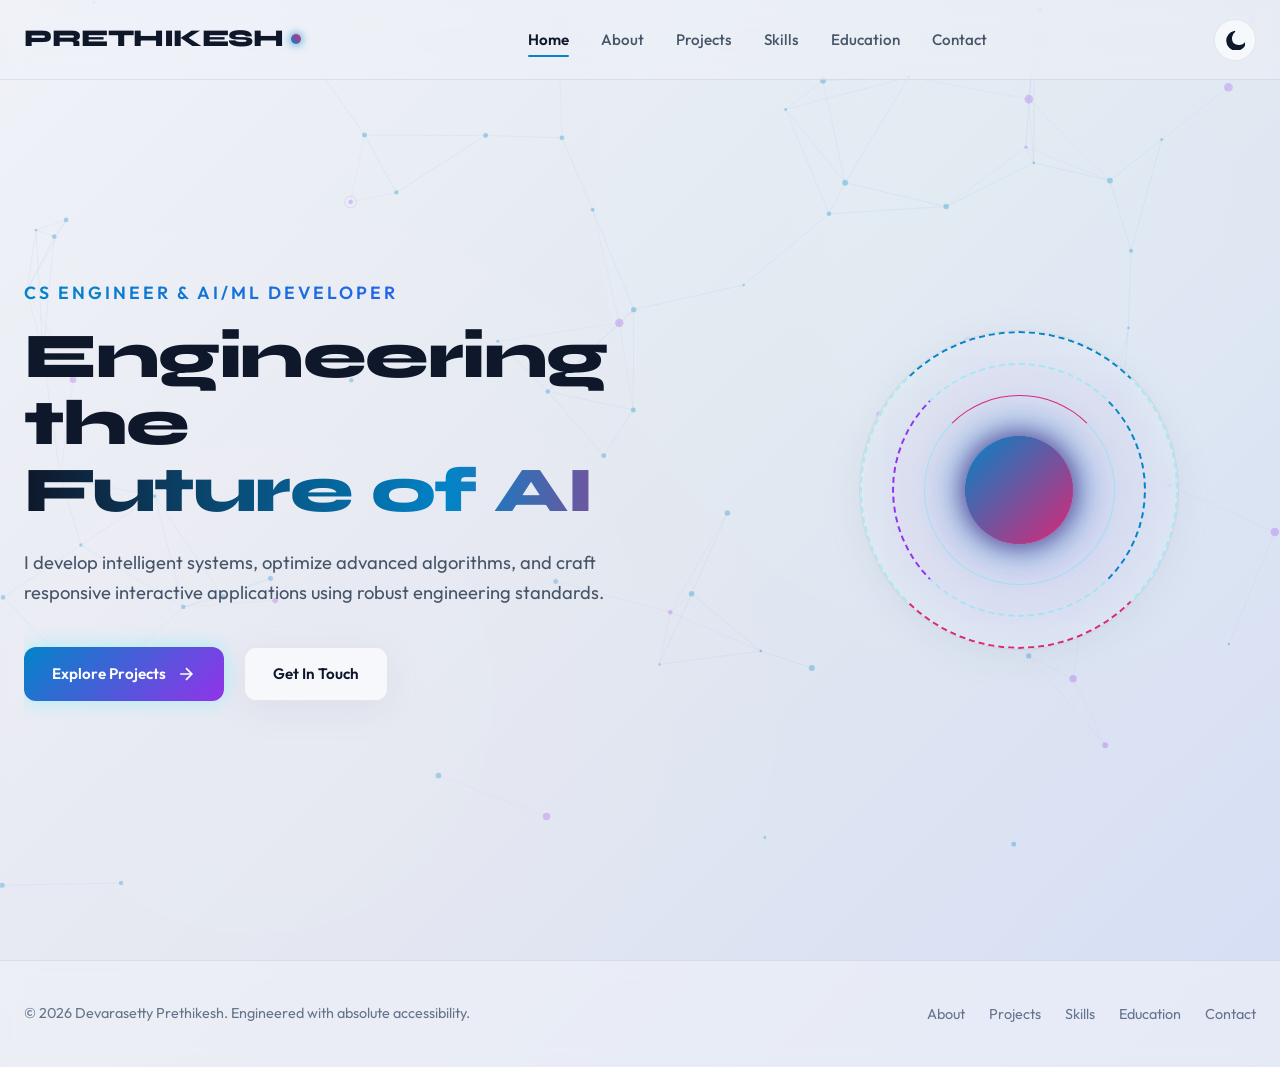
<file: index.html>
<!DOCTYPE html>
<html lang="en" data-theme="dark">
<head>
  <meta charset="UTF-8">
  <meta name="viewport" content="width=device-width, initial-scale=1.0">
  
  <!-- Primary SEO Metadata -->
  <title>Devarasetty Prethikesh | Futuristic 3D Portfolio & CSE Student</title>
  <meta name="description" content="Welcome to the immersive 3D portfolio of Devarasetty Prethikesh, Computer Science & AI/ML student at SRM IST. Exploring algorithms, machine learning models, and full-stack software development. Built with absolute accessibility and top performance.">
  <meta name="keywords" content="Devarasetty Prethikesh, Prethikesh Devarasetty, Developer Portfolio, CSE AIML, SRM IST, AI ML Developer, Software Engineer, Java Portfolio">
  <meta name="author" content="Devarasetty Prethikesh">
  <link rel="canonical" href="https://github.com/Devarasetty-Pratikesh">

  <!-- Open Graph / Facebook Metas -->
  <meta property="og:type" content="website">
  <meta property="og:url" content="https://github.com/Devarasetty-Pratikesh">
  <meta property="og:title" content="Devarasetty Prethikesh | Futuristic 3D Developer Portfolio">
  <meta property="og:description" content="Explore an interactive, accessible 3D portfolio terminal showcasing AI/ML applications, algorithms, and glassmorphic layouts.">
  <meta property="og:image" content="https://github.com/Devarasetty-Pratikesh/assets/og-image.jpg">

  <!-- Twitter Card Metas -->
  <meta name="twitter:card" content="summary_large_image">
  <meta name="twitter:url" content="https://github.com/Devarasetty-Pratikesh">
  <meta name="twitter:title" content="Devarasetty Prethikesh | Futuristic 3D Developer Portfolio">
  <meta name="twitter:description" content="Explore an interactive, accessible 3D portfolio terminal showcasing AI/ML applications, algorithms, and glassmorphic layouts.">
  <meta name="twitter:image" content="https://github.com/Devarasetty-Pratikesh/assets/og-image.jpg">

  <!-- Stylesheets -->
  <link rel="stylesheet" href="css/styles.css">
</head>
<body>

  <!-- Skip-to-Content Link for Keyboard Accessibility -->
  <a href="#main-content" class="skip-link">Skip to main content</a>

  <!-- High-Performance Interactive Particle Canvas Background -->
  <canvas id="particles-canvas" aria-hidden="true"></canvas>
  <div class="ambient-glow glow-top-right" aria-hidden="true"></div>
  <div class="ambient-glow glow-bottom-left" aria-hidden="true"></div>

  <div class="site-container">
    
    <!-- HEADER AND ACCESSIBLE NAVIGATION -->
    <header>
      <div class="nav-container">
        <div class="logo">
          <a href="index.html" aria-label="Devarasetty Prethikesh Portfolio Home">
            <span>PRETHIKESH</span><span class="logo-dot" aria-hidden="true"></span>
          </a>
        </div>
        
        <nav aria-label="Primary Navigation">
          <!-- Mobile Hamburger Button -->
          <button id="hamburger-menu" class="hamburger-menu" aria-expanded="false" aria-controls="nav-menu" aria-label="Toggle navigation menu">
            <span class="hamburger-line" aria-hidden="true"></span>
            <span class="hamburger-line" aria-hidden="true"></span>
            <span class="hamburger-line" aria-hidden="true"></span>
          </button>
          
          <ul id="nav-menu" class="nav-menu">
            <li><a href="index.html" class="nav-link active" aria-current="page">Home</a></li>
            <li><a href="about.html" class="nav-link">About</a></li>
            <li><a href="projects.html" class="nav-link">Projects</a></li>
            <li><a href="skills.html" class="nav-link">Skills</a></li>
            <li><a href="experience.html" class="nav-link">Education</a></li>
            <li><a href="contact.html" class="nav-link">Contact</a></li>
          </ul>
        </nav>
        
        <div class="nav-controls">
          <!-- Theme Toggle Switch -->
          <button id="theme-toggle" class="theme-toggle" aria-label="Switch to light mode">
            <!-- Sun Icon (for dark mode active) -->
            <svg class="sun-icon" viewBox="0 0 24 24" xmlns="http://www.w3.org/2000/svg" aria-hidden="true">
              <path d="M12 7c-2.76 0-5 2.24-5 5s2.24 5 5 5 5-2.24 5-5-2.24-5-5-5zM2 13h2c.55 0 1-.45 1-1s-.45-1-1-1H2c-.55 0-1 .45-1 1s.45 1 1 1zm18 0h2c.55 0 1-.45 1-1s-.45-1-1-1h-2c-.55 0-1 .45-1 1s.45 1 1 1zM11 2v2c0 .55.45 1 1 1s1-.45 1-1V2c0-.55-.45-1-1-1s-1 .45-1 1zm0 18v2c0 .55.45 1 1 1s1-.45 1-1v-2c0-.55-.45-1-1-1s-1 .45-1 1zM5.99 4.58c-.39-.39-1.03-.39-1.41 0s-.39 1.03 0 1.41l1.06 1.06c.39.39 1.03.39 1.41 0s.39-1.03 0-1.41L5.99 4.58zm12.37 12.37c-.39-.39-1.03-.39-1.41 0s-.39 1.03 0 1.41l1.06 1.06c.39.39 1.03.39 1.41 0s.39-1.03 0-1.41l-1.06-1.06zm1.06-12.37c-.39-.39-1.03-.39-1.41 0l-1.06 1.06c-.39.39-.39 1.03 0 1.41s1.03.39 1.41 0l1.06-1.06c.39-.38.39-1.02 0-1.41zM6.99 16.95l-1.06 1.06c-.39.39-.39 1.03 0 1.41s1.03.39 1.41 0l1.06-1.06c.39-.39.39-1.03 0-1.41s-1.02-.39-1.41 0z"/>
            </svg>
            <!-- Moon Icon (for light mode active) -->
            <svg class="moon-icon" viewBox="0 0 24 24" xmlns="http://www.w3.org/2000/svg" aria-hidden="true" style="display: none;">
              <path d="M12.3 2a10 10 0 0 0-1.9 14 10 10 0 0 0 14-1.9 1 1 0 0 1 .8 1.5 12 12 0 1 1-14.4-14.4 1 1 0 0 1 1.5.8z"/>
            </svg>
          </button>
        </div>
      </div>
    </header>

    <!-- MAIN BODY -->
    <main id="main-content">
      <section class="hero-section" aria-label="Introduction Summary">
        <div class="hero-grid">
          
          <!-- LEFT HERO DESCRIPTION -->
          <div class="hero-text reveal active">
            <span class="hero-subtitle">CS ENGINEER & AI/ML DEVELOPER</span>
            <h1 class="hero-title">
              <span>Engineering the</span>
              <span class="glow-text">Future of AI</span>
            </h1>
            <p class="hero-desc">
              I develop intelligent systems, optimize advanced algorithms, and craft responsive interactive applications using robust engineering standards.
            </p>
            <div class="hero-actions">
              <a href="projects.html" class="btn btn-primary">
                Explore Projects
                <svg width="20" height="20" viewBox="0 0 24 24" fill="none" stroke="currentColor" stroke-width="2" aria-hidden="true">
                  <line x1="5" y1="12" x2="19" y2="12"></line>
                  <polyline points="12 5 19 12 12 19"></polyline>
                </svg>
              </a>
              <a href="contact.html" class="btn btn-secondary">Get In Touch</a>
            </div>
          </div>
          
          <!-- RIGHT 3D PORTAL VISUAL -->
          <div class="hero-visual reveal" style="transition-delay: 0.2s;">
            <div class="scene-3d">
              <div class="hologram-portal tilt-card" aria-label="Interactive 3D Holographic Core">
                <div class="hologram-ring ring-outer" aria-hidden="true"></div>
                <div class="hologram-ring ring-mid" aria-hidden="true"></div>
                <div class="hologram-ring ring-inner" aria-hidden="true"></div>
                <div class="hologram-core depth-layer-deep" aria-hidden="true"></div>
              </div>
            </div>
          </div>
          
        </div>
      </section>
    </main>

    <!-- ASIDE LINKS (Social Channels Navigation) -->
    <aside class="sr-only" aria-label="Social Channels Navigation">
      <ul>
        <li><a href="https://github.com/Devarasetty-Pratikesh">GitHub</a></li>
        <li><a href="https://www.linkedin.com/in/pratikesh-devarasetty/">LinkedIn</a></li>
      </ul>
    </aside>

    <!-- FOOTER -->
    <footer>
      <div class="footer-container">
        <div class="footer-text">
          <p>&copy; 2026 Devarasetty Prethikesh. Engineered with absolute accessibility.</p>
        </div>
        <ul class="footer-links" aria-label="Secondary Site links">
          <li class="footer-link"><a href="about.html">About</a></li>
          <li class="footer-link"><a href="projects.html">Projects</a></li>
          <li class="footer-link"><a href="skills.html">Skills</a></li>
          <li class="footer-link"><a href="experience.html">Education</a></li>
          <li class="footer-link"><a href="contact.html">Contact</a></li>
        </ul>
      </div>
    </footer>

  </div>

  <!-- Scripts -->
  <script src="js/particles.js"></script>
  <script src="js/main.js"></script>
</body>
</html>
</file>
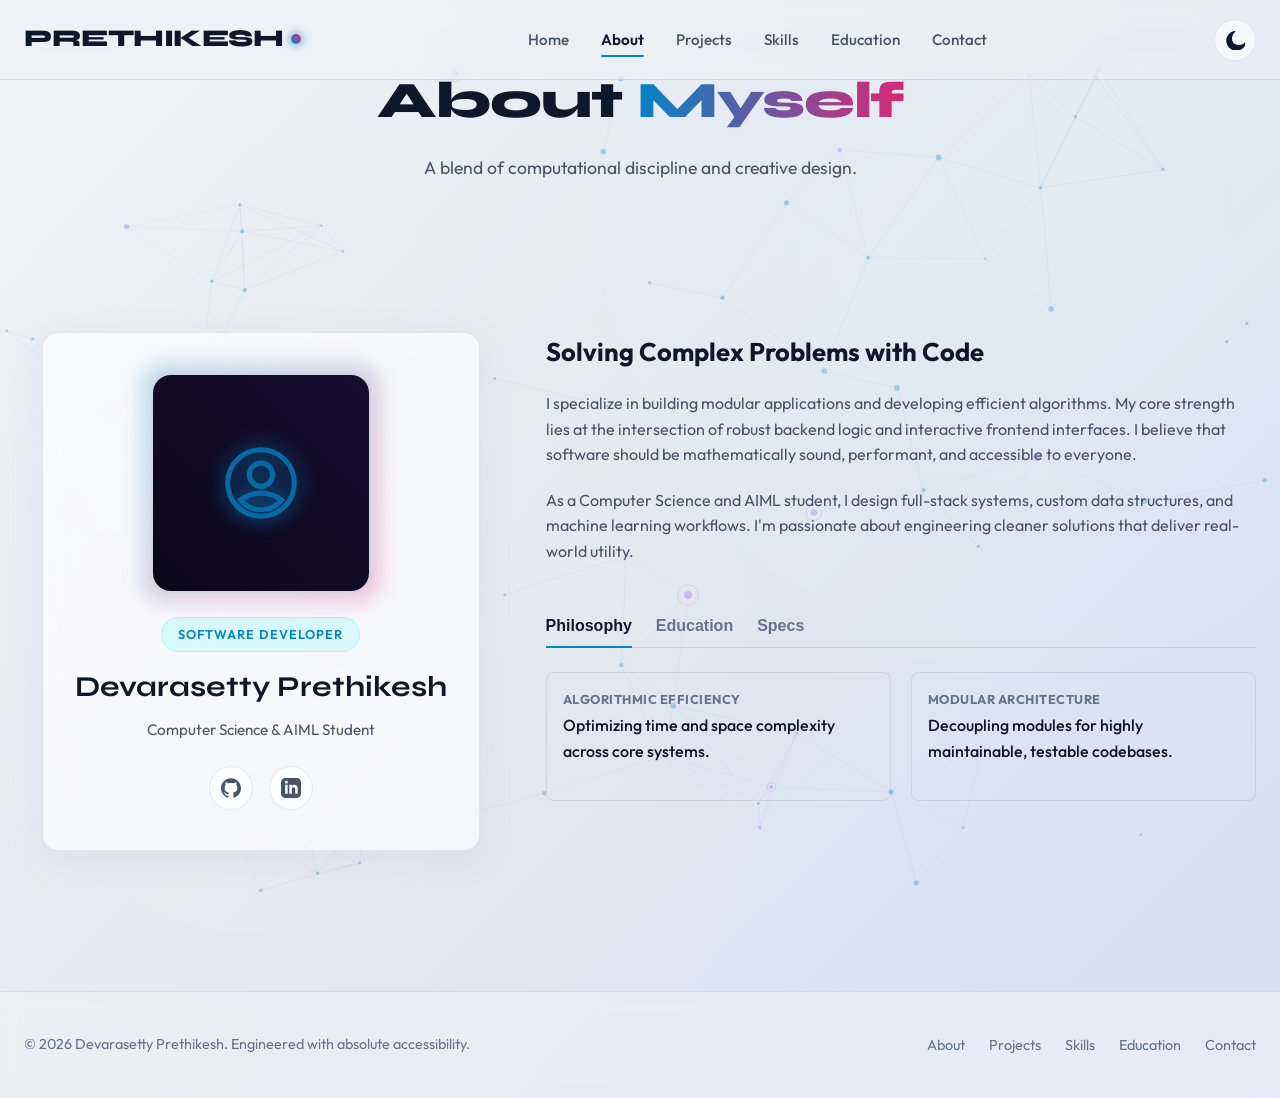
<file: about.html>
<!DOCTYPE html>
<html lang="en" data-theme="dark">
<head>
  <meta charset="UTF-8">
  <meta name="viewport" content="width=device-width, initial-scale=1.0">
  
  <!-- Primary SEO Metadata -->
  <title>About Devarasetty Prethikesh | CS & AI/ML Systems Engineer</title>
  <meta name="description" content="Discover the philosophy, background, and academic history of Devarasetty Prethikesh, Computer Science & AI/ML student at SRM IST.">
  <meta name="keywords" content="Devarasetty Prethikesh, Professional Biography, SRM IST, AIML Student, Java developer, Python developer">
  <meta name="author" content="Devarasetty Prethikesh">
  <link rel="canonical" href="https://github.com/Devarasetty-Pratikesh">

  <!-- Open Graph / Facebook Metas -->
  <meta property="og:type" content="website">
  <meta property="og:url" content="https://github.com/Devarasetty-Pratikesh">
  <meta property="og:title" content="About Devarasetty Prethikesh | CS & AI/ML Systems Engineer">
  <meta property="og:description" content="Discover the engineering philosophy and academic/project background of a next-generation computer science engineer.">
  <meta property="og:image" content="https://github.com/Devarasetty-Pratikesh/assets/og-image.jpg">

  <!-- Twitter Card Metas -->
  <meta name="twitter:card" content="summary_large_image">
  <meta name="twitter:url" content="https://github.com/Devarasetty-Pratikesh">
  <meta name="twitter:title" content="About Devarasetty Prethikesh | CS & AI/ML Systems Engineer">
  <meta name="twitter:description" content="Discover the engineering philosophy and academic/project background of a next-generation computer science engineer.">
  <meta name="twitter:image" content="https://github.com/Devarasetty-Pratikesh/assets/og-image.jpg">

  <!-- Stylesheets -->
  <link rel="stylesheet" href="css/styles.css">
</head>
<body>

  <!-- Skip-to-Content Link for Keyboard Accessibility -->
  <a href="#main-content" class="skip-link">Skip to main content</a>

  <!-- High-Performance Interactive Particle Canvas Background -->
  <canvas id="particles-canvas" aria-hidden="true"></canvas>
  <div class="ambient-glow glow-top-right" aria-hidden="true"></div>
  <div class="ambient-glow glow-bottom-left" aria-hidden="true"></div>

  <div class="site-container">
    
    <!-- HEADER AND ACCESSIBLE NAVIGATION -->
    <header>
      <div class="nav-container">
        <div class="logo">
          <a href="index.html" aria-label="Devarasetty Prethikesh Portfolio Home">
            <span>PRETHIKESH</span><span class="logo-dot" aria-hidden="true"></span>
          </a>
        </div>
        
        <nav aria-label="Primary Navigation">
          <!-- Mobile Hamburger Button -->
          <button id="hamburger-menu" class="hamburger-menu" aria-expanded="false" aria-controls="nav-menu" aria-label="Toggle navigation menu">
            <span class="hamburger-line" aria-hidden="true"></span>
            <span class="hamburger-line" aria-hidden="true"></span>
            <span class="hamburger-line" aria-hidden="true"></span>
          </button>
          
          <ul id="nav-menu" class="nav-menu">
            <li><a href="index.html" class="nav-link">Home</a></li>
            <li><a href="about.html" class="nav-link active" aria-current="page">About</a></li>
            <li><a href="projects.html" class="nav-link">Projects</a></li>
            <li><a href="skills.html" class="nav-link">Skills</a></li>
            <li><a href="experience.html" class="nav-link">Education</a></li>
            <li><a href="contact.html" class="nav-link">Contact</a></li>
          </ul>
        </nav>
        
        <div class="nav-controls">
          <!-- Theme Toggle Switch -->
          <button id="theme-toggle" class="theme-toggle" aria-label="Switch to light mode">
            <!-- Sun Icon (for dark mode active) -->
            <svg class="sun-icon" viewBox="0 0 24 24" xmlns="http://www.w3.org/2000/svg" aria-hidden="true">
              <path d="M12 7c-2.76 0-5 2.24-5 5s2.24 5 5 5 5-2.24 5-5-2.24-5-5-5zM2 13h2c.55 0 1-.45 1-1s-.45-1-1-1H2c-.55 0-1 .45-1 1s.45 1 1 1zm18 0h2c.55 0 1-.45 1-1s-.45-1-1-1h-2c-.55 0-1 .45-1 1s.45 1 1 1zM11 2v2c0 .55.45 1 1 1s1-.45 1-1V2c0-.55-.45-1-1-1s-1 .45-1 1zm0 18v2c0 .55.45 1 1 1s1-.45 1-1v-2c0-.55-.45-1-1-1s-1 .45-1 1zM5.99 4.58c-.39-.39-1.03-.39-1.41 0s-.39 1.03 0 1.41l1.06 1.06c.39.39 1.03.39 1.41 0s.39-1.03 0-1.41L5.99 4.58zm12.37 12.37c-.39-.39-1.03-.39-1.41 0s-.39 1.03 0 1.41l1.06 1.06c.39.39 1.03.39 1.41 0s.39-1.03 0-1.41l-1.06-1.06zm1.06-12.37c-.39-.39-1.03-.39-1.41 0l-1.06 1.06c-.39.39-.39 1.03 0 1.41s1.03.39 1.41 0l1.06-1.06c.39-.38.39-1.02 0-1.41zM6.99 16.95l-1.06 1.06c-.39.39-.39 1.03 0 1.41s1.03.39 1.41 0l1.06-1.06c.39-.39.39-1.03 0-1.41s-1.02-.39-1.41 0z"/>
            </svg>
            <!-- Moon Icon (for light mode active) -->
            <svg class="moon-icon" viewBox="0 0 24 24" xmlns="http://www.w3.org/2000/svg" aria-hidden="true" style="display: none;">
              <path d="M12.3 2a10 10 0 0 0-1.9 14 10 10 0 0 0 14-1.9 1 1 0 0 1 .8 1.5 12 12 0 1 1-14.4-14.4 1 1 0 0 1 1.5.8z"/>
            </svg>
          </button>
        </div>
      </div>
    </header>

    <!-- PAGE TITLE HEADER -->
    <div class="page-title-section reveal active">
      <h1 class="page-title">About <span>Myself</span></h1>
      <p class="page-subtitle">A blend of computational discipline and creative design.</p>
    </div>

    <!-- MAIN BODY -->
    <main id="main-content">
      <div class="about-grid">
        
        <!-- LEFT COLUMN: 3D CYBERNETIC BIO CARD -->
        <section class="profile-card-3d reveal" aria-label="Identity Hologram Summary">
          <div class="scene-3d">
            <div class="tilt-card" style="padding: 40px 32px; display: flex; flex-direction: column; align-items: center;">
              
              <div class="profile-avatar-frame" aria-hidden="true">
                <div class="profile-img-container">
                  <div class="profile-img-placeholder">
                    <svg viewBox="0 0 24 24" fill="none" stroke="currentColor" stroke-width="1.5">
                      <path d="M12 2C6.48 2 2 6.48 2 12s4.48 10 10 10 10-4.48 10-10S17.52 2 12 2zm0 4c1.93 0 3.5 1.57 3.5 3.5S13.93 13 12 13s-3.5-1.57-3.5-3.5S10.07 6 12 6zm0 14c-2.03 0-4.43-.82-6.14-2.88C7.55 15.8 9.68 15 12 15s4.45.8 6.14 2.12C16.43 19.18 14.03 20 12 20z"/>
                    </svg>
                  </div>
                </div>
              </div>

              <span class="profile-tag">SOFTWARE DEVELOPER</span>
              <h2 class="profile-name depth-layer">Devarasetty Prethikesh</h2>
              <p class="profile-title depth-layer">Computer Science & AIML Student</p>
              
              <div class="profile-socials depth-layer" aria-label="Professional Links">
                <a href="https://github.com/Devarasetty-Pratikesh" class="social-icon-btn" aria-label="GitHub Profile" target="_blank" rel="noopener">
                  <svg viewBox="0 0 24 24" xmlns="http://www.w3.org/2000/svg">
                    <path d="M12 .297c-6.63 0-12 5.373-12 12 0 5.303 3.438 9.8 8.205 11.385.6.113.82-.258.82-.577 0-.285-.01-1.04-.015-2.04-3.338.724-4.042-1.61-4.042-1.61C4.422 18.07 3.633 17.7 3.633 17.7c-1.087-.744.084-.729.084-.729 1.205.084 1.838 1.236 1.838 1.236 1.07 1.835 2.809 1.305 3.495.998.108-.776.417-1.305.76-1.605-2.665-.3-5.466-1.332-5.466-5.93 0-1.31.465-2.38 1.235-3.22-.135-.303-.54-1.523.105-3.176 0 0 1.005-.322 3.3 1.23.96-.267 1.98-.399 3-.405 1.02.006 2.04.138 3 .405 2.28-1.552 3.285-1.23 3.285-1.23.645 1.653.24 2.873.12 3.176.765.84 1.23 1.91 1.23 3.22 0 4.61-2.805 5.625-5.475 5.92.42.36.81 1.096.81 2.22 0 1.606-.015 2.896-.015 3.286 0 .315.21.69.825.57C20.565 22.092 24 17.592 24 12.297c0-6.627-5.373-12-12-12"/>
                  </svg>
                </a>
                <a href="https://www.linkedin.com/in/pratikesh-devarasetty/" class="social-icon-btn" aria-label="LinkedIn Profile" target="_blank" rel="noopener">
                  <svg viewBox="0 0 24 24" xmlns="http://www.w3.org/2000/svg">
                    <path d="M19 0h-14c-2.761 0-5 2.239-5 5v14c0 2.761 2.239 5 5 5h14c2.762 0 5-2.239 5-5v-14c0-2.761-2.238-5-5-5zm-11 19h-3v-11h3v11zm-1.5-12.268c-.966 0-1.75-.779-1.75-1.75s.784-1.75 1.75-1.75 1.75.779 1.75 1.75-.784 1.75-1.75 1.75zm13.5 12.268h-3v-5.604c0-3.368-4-3.113-4 0v5.604h-3v-11h3v1.765c1.396-2.586 7-2.777 7 2.476v6.759z"/>
                  </svg>
                </a>
              </div>

            </div>
          </div>
        </section>
        <!-- RIGHT COLUMN: INTERACTIVE TABS AND BIO -->
        <article class="about-narrative reveal" style="transition-delay: 0.1s;" aria-labelledby="bio-heading">
          <h2 id="bio-heading" class="about-intro-title">Solving Complex Problems with Code</h2>
          <p>
            I specialize in building modular applications and developing efficient algorithms. My core strength lies at the intersection of robust backend logic and interactive frontend interfaces. I believe that software should be mathematically sound, performant, and accessible to everyone.
          </p>
          <p>
            As a Computer Science and AIML student, I design full-stack systems, custom data structures, and machine learning workflows. I'm passionate about engineering cleaner solutions that deliver real-world utility.
          </p>

          <!-- TABS SYSTEM WITH ROBUST ARIA AND KEYBOARD ROLES -->
          <div class="about-tabs">
            <div role="tablist" aria-label="Personal Background Details" class="tab-list">
              <button role="tab" aria-selected="true" aria-controls="philosophy-panel" id="tab-philosophy" class="tab-btn">
                Philosophy
              </button>
              <button role="tab" aria-selected="false" aria-controls="education-panel" id="tab-education" class="tab-btn" tabindex="-1">
                Education
              </button>
              <button role="tab" aria-selected="false" aria-controls="certifications-panel" id="tab-certifications" class="tab-btn" tabindex="-1">
                Specs
              </button>
            </div>

            <!-- Tab 1 Panel (Philosophy) -->
            <div id="philosophy-panel" role="tabpanel" aria-labelledby="tab-philosophy" class="tab-panel" aria-hidden="false">
              <div class="info-grid">
                <div class="info-item">
                  <h3 class="info-label">Algorithmic Efficiency</h3>
                  <p class="info-value">Optimizing time and space complexity across core systems.</p>
                </div>
                <div class="info-item">
                  <h3 class="info-label">Modular Architecture</h3>
                  <p class="info-value">Decoupling modules for highly maintainable, testable codebases.</p>
                </div>
              </div>
            </div>

            <!-- Tab 2 Panel (Education) -->
            <div id="education-panel" role="tabpanel" aria-labelledby="tab-education" class="tab-panel" aria-hidden="true">
              <div class="info-grid">
                <div class="info-item">
                  <h3 class="info-label">B.Tech Computer Science Engineering</h3>
                  <p class="info-value">SRM Institute of Science and Technology, 2024 - 2028</p>
                </div>
                <div class="info-item">
                  <h3 class="info-label">Focus Areas</h3>
                  <p class="info-value">Artificial Intelligence, Machine Learning, Data Structures & Algorithms</p>
                </div>
              </div>
            </div>

            <!-- Tab 3 Panel (Certifications / Specs) -->
            <div id="certifications-panel" role="tabpanel" aria-labelledby="tab-certifications" class="tab-panel" aria-hidden="true">
              <div class="info-grid">
                <div class="info-item">
                  <h3 class="info-label">Core Tech Stack</h3>
                  <p class="info-value">Java, JavaScript (ES6+), Python, SQL</p>
                </div>
                <div class="info-item">
                  <h3 class="info-label">Tools & Frameworks</h3>
                  <p class="info-value">Git & GitHub, Node.js, NumPy, Pandas, Scikit-learn</p>
                </div>
              </div>
            </div>
          </div>
        </article>

      </div>
    </main>

    <!-- FOOTER -->
    <footer>
      <div class="footer-container">
        <div class="footer-text">
          <p>&copy; 2026 Devarasetty Prethikesh. Engineered with absolute accessibility.</p>
        </div>
        <ul class="footer-links" aria-label="Secondary Site links">
          <li class="footer-link"><a href="about.html">About</a></li>
          <li class="footer-link"><a href="projects.html">Projects</a></li>
          <li class="footer-link"><a href="skills.html">Skills</a></li>
          <li class="footer-link"><a href="experience.html">Education</a></li>
          <li class="footer-link"><a href="contact.html">Contact</a></li>
        </ul>
      </div>
    </footer>

  </div>

  <!-- Scripts -->
  <script src="js/particles.js"></script>
  <script src="js/main.js"></script>
  
  <!-- Interactive tab script addition inside page for perfect modular integrity -->
  <script>
    document.addEventListener('DOMContentLoaded', () => {
      const tabButtons = document.querySelectorAll('.tab-btn');
      const tabPanels = document.querySelectorAll('.tab-panel');
      
      tabButtons.forEach((btn, index) => {
        btn.addEventListener('click', () => {
          selectTab(btn);
        });
        
        btn.addEventListener('keydown', (e) => {
          let nextIndex = index;
          if (e.key === 'ArrowRight') {
            nextIndex = (index + 1) % tabButtons.length;
            e.preventDefault();
          } else if (e.key === 'ArrowLeft') {
            nextIndex = (index - 1 + tabButtons.length) % tabButtons.length;
            e.preventDefault();
          }
          
          if (nextIndex !== index) {
            tabButtons[nextIndex].focus();
            selectTab(tabButtons[nextIndex]);
          }
        });
      });
      
      function selectTab(selectedBtn) {
        tabButtons.forEach(btn => {
          btn.setAttribute('aria-selected', 'false');
          btn.setAttribute('tabindex', '-1');
        });
        
        tabPanels.forEach(panel => {
          panel.setAttribute('aria-hidden', 'true');
        });
        
        selectedBtn.setAttribute('aria-selected', 'true');
        selectedBtn.removeAttribute('tabindex');
        
        const panelId = selectedBtn.getAttribute('aria-controls');
        const targetPanel = document.getElementById(panelId);
        if (targetPanel) {
          targetPanel.setAttribute('aria-hidden', 'false');
        }
      }
    });
  </script>
</body>
</html>
</file>
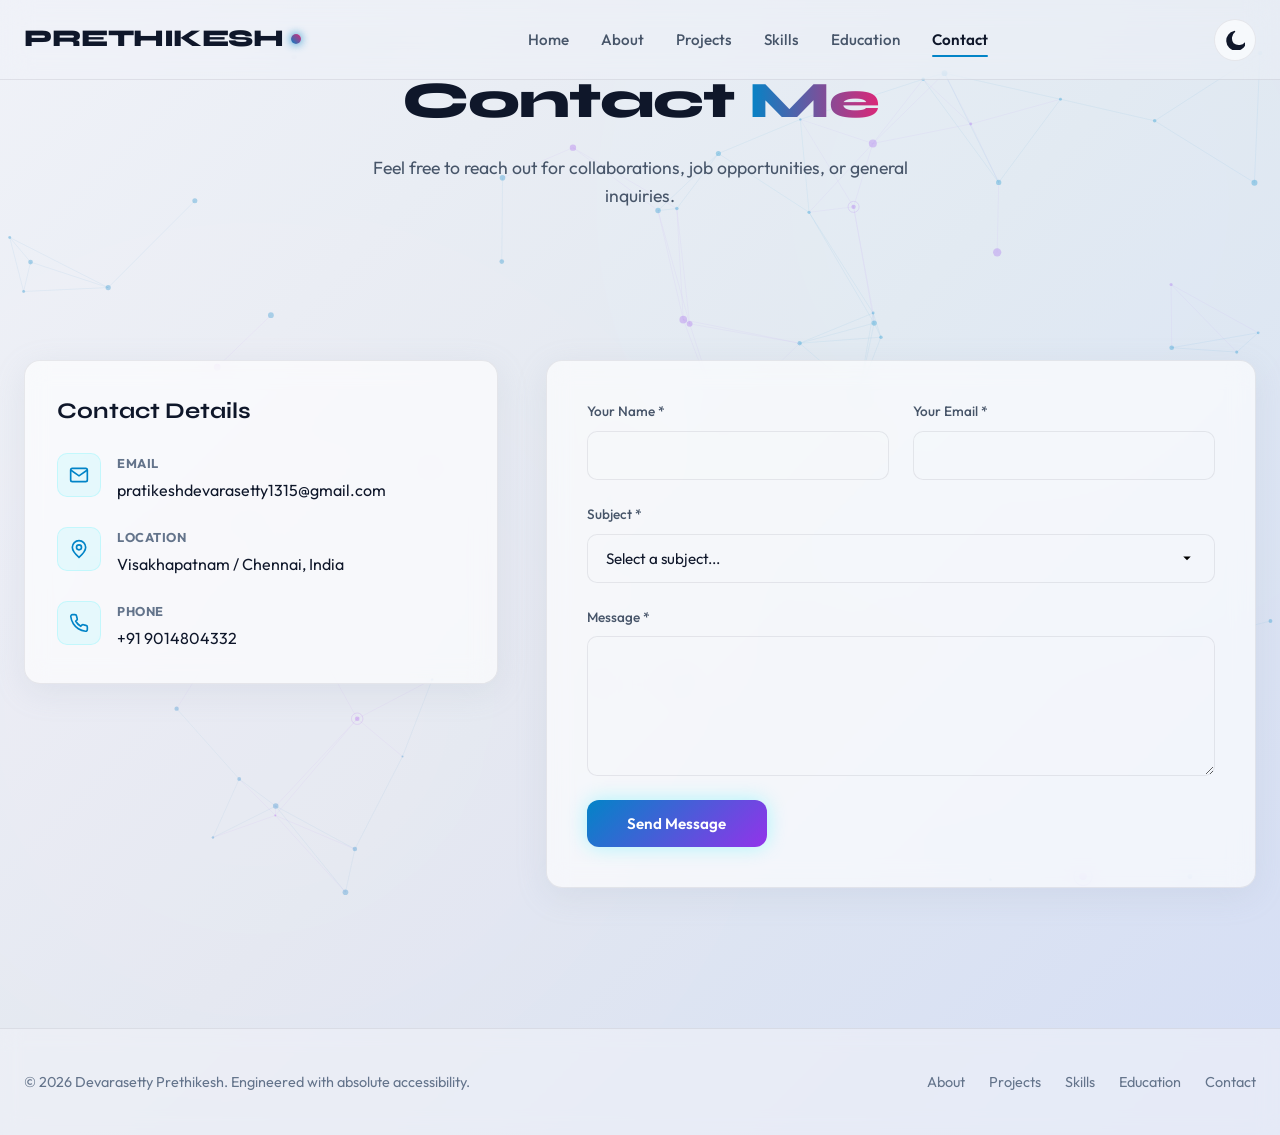
<file: contact.html>
<!DOCTYPE html>
<html lang="en" data-theme="dark">
<head>
  <meta charset="UTF-8">
  <meta name="viewport" content="width=device-width, initial-scale=1.0">
  
  <!-- Primary SEO Metadata -->
  <title>Contact Me | Devarasetty Prethikesh Portfolio</title>
  <meta name="description" content="Get in touch with Devarasetty Prethikesh. A fully accessible, real-time validated contact portal with full keyboard support.">
  <meta name="keywords" content="Contact Prethikesh, Hire CS Student, SRM IST, Devarasetty Prethikesh, Accessible Form Web">
  <meta name="author" content="Devarasetty Prethikesh">
  <link rel="canonical" href="https://github.com/Devarasetty-Pratikesh">

  <!-- Open Graph / Facebook Metas -->
  <meta property="og:type" content="website">
  <meta property="og:url" content="https://github.com/Devarasetty-Pratikesh">
  <meta property="og:title" content="Contact Me | Devarasetty Prethikesh Portfolio">
  <meta property="og:description" content="Get in touch directly. An accessible, validated interactive form module with real-time feedback.">
  <meta property="og:image" content="https://github.com/Devarasetty-Pratikesh/assets/og-image.jpg">

  <!-- Twitter Card Metas -->
  <meta name="twitter:card" content="summary_large_image">
  <meta name="twitter:url" content="https://github.com/Devarasetty-Pratikesh">
  <meta name="twitter:title" content="Contact Me | Devarasetty Prethikesh Portfolio">
  <meta name="twitter:description" content="Get in touch directly. An accessible, validated interactive form module with real-time feedback.">
  <meta name="twitter:image" content="https://github.com/Devarasetty-Pratikesh/assets/og-image.jpg">

  <!-- Stylesheets -->
  <link rel="stylesheet" href="css/styles.css">
</head>
<body>

  <!-- Skip-to-Content Link for Keyboard Accessibility -->
  <a href="#main-content" class="skip-link">Skip to main content</a>

  <!-- High-Performance Interactive Particle Canvas Background -->
  <canvas id="particles-canvas" aria-hidden="true"></canvas>
  <div class="ambient-glow glow-top-right" aria-hidden="true"></div>
  <div class="ambient-glow glow-bottom-left" aria-hidden="true"></div>

  <div class="site-container">
    
    <!-- HEADER AND ACCESSIBLE NAVIGATION -->
    <header>
      <div class="nav-container">
        <div class="logo">
          <a href="index.html" aria-label="Devarasetty Prethikesh Portfolio Home">
            <span>PRETHIKESH</span><span class="logo-dot" aria-hidden="true"></span>
          </a>
        </div>
        
        <nav aria-label="Primary Navigation">
          <!-- Mobile Hamburger Button -->
          <button id="hamburger-menu" class="hamburger-menu" aria-expanded="false" aria-controls="nav-menu" aria-label="Toggle navigation menu">
            <span class="hamburger-line" aria-hidden="true"></span>
            <span class="hamburger-line" aria-hidden="true"></span>
            <span class="hamburger-line" aria-hidden="true"></span>
          </button>
          
          <ul id="nav-menu" class="nav-menu">
            <li><a href="index.html" class="nav-link">Home</a></li>
            <li><a href="about.html" class="nav-link">About</a></li>
            <li><a href="projects.html" class="nav-link">Projects</a></li>
            <li><a href="skills.html" class="nav-link">Skills</a></li>
            <li><a href="experience.html" class="nav-link">Education</a></li>
            <li><a href="contact.html" class="nav-link active" aria-current="page">Contact</a></li>
          </ul>
        </nav>
        
        <div class="nav-controls">
          <!-- Theme Toggle Switch -->
          <button id="theme-toggle" class="theme-toggle" aria-label="Switch to light mode">
            <!-- Sun Icon (for dark mode active) -->
            <svg class="sun-icon" viewBox="0 0 24 24" xmlns="http://www.w3.org/2000/svg" aria-hidden="true">
              <path d="M12 7c-2.76 0-5 2.24-5 5s2.24 5 5 5 5-2.24 5-5-2.24-5-5-5zM2 13h2c.55 0 1-.45 1-1s-.45-1-1-1H2c-.55 0-1 .45-1 1s.45 1 1 1zm18 0h2c.55 0 1-.45 1-1s-.45-1-1-1h-2c-.55 0-1 .45-1 1s.45 1 1 1zM11 2v2c0 .55.45 1 1 1s1-.45 1-1V2c0-.55-.45-1-1-1s-1 .45-1 1zm0 18v2c0 .55.45 1 1 1s1-.45 1-1v-2c0-.55-.45-1-1-1s-1 .45-1 1zM5.99 4.58c-.39-.39-1.03-.39-1.41 0s-.39 1.03 0 1.41l1.06 1.06c.39.39 1.03.39 1.41 0s.39-1.03 0-1.41L5.99 4.58zm12.37 12.37c-.39-.39-1.03-.39-1.41 0s-.39 1.03 0 1.41l1.06 1.06c.39.39 1.03.39 1.41 0s.39-1.03 0-1.41l-1.06-1.06zm1.06-12.37c-.39-.39-1.03-.39-1.41 0l-1.06 1.06c-.39.39-.39 1.03 0 1.41s1.03.39 1.41 0l1.06-1.06c.39-.38.39-1.02 0-1.41zM6.99 16.95l-1.06 1.06c-.39.39-.39 1.03 0 1.41s1.03.39 1.41 0l1.06-1.06c.39-.39.39-1.03 0-1.41s-1.02-.39-1.41 0z"/>
            </svg>
            <!-- Moon Icon (for light mode active) -->
            <svg class="moon-icon" viewBox="0 0 24 24" xmlns="http://www.w3.org/2000/svg" aria-hidden="true" style="display: none;">
              <path d="M12.3 2a10 10 0 0 0-1.9 14 10 10 0 0 0 14-1.9 1 1 0 0 1 .8 1.5 12 12 0 1 1-14.4-14.4 1 1 0 0 1 1.5.8z"/>
            </svg>
          </button>
        </div>
      </div>
    </header>

    <!-- PAGE TITLE HEADER -->
    <div class="page-title-section reveal active">
      <h1 class="page-title">Contact <span>Me</span></h1>
      <p class="page-subtitle">Feel free to reach out for collaborations, job opportunities, or general inquiries.</p>
    </div>

    <!-- MAIN BODY -->
    <main id="main-content">
      <div class="contact-grid">
        
        <!-- LEFT COLUMN: CONTACT DETAILS -->
        <section class="contact-info-column reveal" aria-labelledby="terminal-coords-heading">
          <div class="scene-3d">
            <div class="contact-info-card tilt-card">
              <h2 id="terminal-coords-heading" class="contact-info-title depth-layer">Contact Details</h2>
              
              <ul class="contact-details-list depth-layer">
                <li class="contact-detail-item">
                  <div class="contact-detail-icon" aria-hidden="true">
                    <svg fill="none" stroke="currentColor" stroke-width="2" viewBox="0 0 24 24">
                      <path d="M4 4h16c1.1 0 2 .9 2 2v12c0 1.1-.9 2-2 2H4c-1.1 0-2-.9-2-2V6c0-1.1.9-2 2-2z"/>
                      <polyline points="22,6 12,13 2,6"/>
                    </svg>
                  </div>
                  <div>
                    <h3 class="contact-detail-label">Email</h3>
                    <a href="mailto:pratikeshdevarasetty1315@gmail.com" class="contact-detail-value">pratikeshdevarasetty1315@gmail.com</a>
                  </div>
                </li>

                <li class="contact-detail-item">
                  <div class="contact-detail-icon" aria-hidden="true">
                    <svg fill="none" stroke="currentColor" stroke-width="2" viewBox="0 0 24 24">
                      <path d="M12 2a8 8 0 0 0-8 8c0 5.25 8 12 8 12s8-6.75 8-12a8 8 0 0 0-8-8z"/>
                      <circle cx="12" cy="10" r="3"/>
                    </svg>
                  </div>
                  <div>
                    <h3 class="contact-detail-label">Location</h3>
                    <span class="contact-detail-value">Visakhapatnam / Chennai, India</span>
                  </div>
                </li>

                <li class="contact-detail-item">
                  <div class="contact-detail-icon" aria-hidden="true">
                    <svg fill="none" stroke="currentColor" stroke-width="2" viewBox="0 0 24 24">
                      <path d="M22 16.92v3a2 2 0 0 1-2.18 2 19.79 19.79 0 0 1-8.63-3.07 19.5 19.5 0 0 1-6-6 19.79 19.79 0 0 1-3.07-8.67A2 2 0 0 1 4.11 2h3a2 2 0 0 1 2 1.72 12.84 12.84 0 0 0 .7 2.81 2 2 0 0 1-.45 2.11L8.09 9.91a16 16 0 0 0 6 6l1.27-1.27a2 2 0 0 1 2.11-.45 12.84 12.84 0 0 0 2.81.7A2 2 0 0 1 22 16.92z"/>
                    </svg>
                  </div>
                  <div>
                    <h3 class="contact-detail-label">Phone</h3>
                    <a href="tel:+919014804332" class="contact-detail-value">+91 9014804332</a>
                  </div>
                </li>
              </ul>

            </div>
          </div>
        </section>

        <!-- RIGHT COLUMN: CONTACT FORM -->
        <section class="contact-form-column reveal" style="transition-delay: 0.1s;" aria-labelledby="terminal-form-heading">
          <div class="scene-3d">
            <div class="contact-form-card tilt-card">
              <h2 id="terminal-form-heading" class="sr-only">Contact Form</h2>
              
              <form id="portfolio-contact-form" class="contact-form" novalidate>
                
                <div class="form-group-row">
                  <!-- Name Field -->
                  <div class="form-group">
                    <label for="user-name" class="form-label">Your Name <span aria-hidden="true">*</span></label>
                    <input type="text" id="user-name" name="name" class="form-input" required 
                           aria-required="true" aria-describedby="name-error" autocomplete="name">
                    <span id="name-error" class="form-error-msg" style="display: none;" role="alert"></span>
                  </div>

                  <!-- Email Field -->
                  <div class="form-group">
                    <label for="user-email" class="form-label">Your Email <span aria-hidden="true">*</span></label>
                    <input type="email" id="user-email" name="email" class="form-input" required 
                           aria-required="true" aria-describedby="email-error" autocomplete="email">
                    <span id="email-error" class="form-error-msg" style="display: none;" role="alert"></span>
                  </div>
                </div>

                <!-- Subject Select Grid -->
                <div class="form-group">
                  <label for="user-subject" class="form-label">Subject <span aria-hidden="true">*</span></label>
                  <select id="user-subject" name="subject" class="form-select" required aria-required="true" aria-describedby="subject-error">
                    <option value="" disabled selected>Select a subject...</option>
                    <option value="system-hire">Hiring / Job Opportunity</option>
                    <option value="visual-project">Project Collaboration</option>
                    <option value="research-collab">Research Collaboration</option>
                    <option value="other">General Inquiry</option>
                  </select>
                  <span id="subject-error" class="form-error-msg" style="display: none;" role="alert"></span>
                </div>

                <!-- Message Text -->
                <div class="form-group">
                  <label for="user-message" class="form-label">Message <span aria-hidden="true">*</span></label>
                  <textarea id="user-message" name="message" class="form-textarea" required 
                            aria-required="true" aria-describedby="message-error" rows="5"></textarea>
                  <span id="message-error" class="form-error-msg" style="display: none;" role="alert"></span>
                </div>

                <!-- Trigger Button -->
                <button type="submit" id="submit-btn" class="btn btn-primary" style="align-self: flex-start; min-width: 180px;">
                  Send Message
                </button>

                <!-- Screen Reader Accessible Live Status Region -->
                <div id="form-status" class="form-status-region" aria-live="polite" role="status"></div>

              </form>
            </div>
          </div>
        </section>

      </div>
    </main>

    <!-- FOOTER -->
    <footer>
      <div class="footer-container">
        <div class="footer-text">
          <p>&copy; 2026 Devarasetty Prethikesh. Engineered with absolute accessibility.</p>
        </div>
        <ul class="footer-links" aria-label="Secondary Site links">
          <li class="footer-link"><a href="about.html">About</a></li>
          <li class="footer-link"><a href="projects.html">Projects</a></li>
          <li class="footer-link"><a href="skills.html">Skills</a></li>
          <li class="footer-link"><a href="experience.html">Education</a></li>
          <li class="footer-link"><a href="contact.html">Contact</a></li>
        </ul>
      </div>
    </footer>

  </div>

  <!-- Scripts -->
  <script src="js/particles.js"></script>
  <script src="js/main.js"></script>
  
  <!-- Dedicated client-side accessibility form validations -->
  <script>
    document.addEventListener('DOMContentLoaded', () => {
      const form = document.getElementById('portfolio-contact-form');
      const submitBtn = document.getElementById('submit-btn');
      const statusRegion = document.getElementById('form-status');
      
      const inputs = {
        name: document.getElementById('user-name'),
        email: document.getElementById('user-email'),
        subject: document.getElementById('user-subject'),
        message: document.getElementById('user-message')
      };
      
      const errors = {
        name: document.getElementById('name-error'),
        email: document.getElementById('email-error'),
        subject: document.getElementById('subject-error'),
        message: document.getElementById('message-error')
      };

      // Inline live validity listener as user types
      Object.keys(inputs).forEach(key => {
        inputs[key].addEventListener('input', () => {
          if (inputs[key].classList.contains('error')) {
            validateField(key);
          }
        });
        
        inputs[key].addEventListener('blur', () => {
          validateField(key);
        });
      });
      
      form.addEventListener('submit', (e) => {
        e.preventDefault();
        
        // Trigger validation across all nodes
        let formIsValid = true;
        Object.keys(inputs).forEach(key => {
          const isFieldValid = validateField(key);
          if (!isFieldValid) {
            formIsValid = false;
          }
        });
        
        if (!formIsValid) {
          // Send focus lock to first invalid node to aid keyboard readers
          const firstInvalid = Object.values(inputs).find(input => input.classList.contains('error'));
          if (firstInvalid) {
            firstInvalid.focus();
          }
          statusRegion.className = "form-status-region error";
          statusRegion.textContent = "Submission failed. Please review the error fields above.";
          statusRegion.style.display = 'flex';
          return;
        }
        
        // Form is completely valid. Trigger sending state!
        submitBtn.disabled = true;
        submitBtn.innerHTML = '<span class="transmitting-loader"></span>Sending...';
        statusRegion.className = "form-status-region";
        statusRegion.style.display = 'none';
        
        // Asynchronously transmit form details via Web3Forms API
        fetch("https://api.web3forms.com/submit", {
          method: "POST",
          headers: {
            "Content-Type": "application/json",
            "Accept": "application/json"
          },
          body: JSON.stringify({
            access_key: "e1597c9b-d5e8-4108-a15b-85e4cd8a7508",
            name: inputs.name.value,
            email: inputs.email.value,
            subject: `Portfolio Contact [${inputs.subject.value}] from ${inputs.name.value}`,
            message: inputs.message.value,
            from_name: "Portfolio Contact Form"
          })
        })
        .then(async response => {
          let data;
          const contentType = response.headers.get("content-type");
          if (contentType && contentType.includes("application/json")) {
            data = await response.json();
          } else {
            const text = await response.text();
            data = { message: text || `API Error: Status ${response.status}` };
          }
          
          if (!response.ok) {
            throw new Error(data.message || `API Error: Status ${response.status}`);
          }
          return data;
        })
        .then(data => {
          submitBtn.disabled = false;
          submitBtn.textContent = 'Message Sent';
          
          statusRegion.className = "form-status-region success";
          statusRegion.innerHTML = "<span>Your message has been sent successfully! I will get back to you shortly.</span>";
          statusRegion.style.display = 'flex';
          
          form.reset();
          
          // Reset button text after short delay
          setTimeout(() => {
            submitBtn.textContent = 'Send Message';
          }, 4000);
        })
        .catch(err => {
          submitBtn.disabled = false;
          submitBtn.textContent = 'Send Message';
          
          statusRegion.className = "form-status-region error";
          statusRegion.style.display = 'flex';
          
          if (window.location.protocol === 'file:') {
            statusRegion.textContent = "Security Notice: Browsers block form submissions when opening files directly (file://). Please open the page via your running local server http://localhost:8000 to test the contact form.";
          } else {
            // Outage / CORS Fallback UI
            statusRegion.innerHTML = `
              <div style="display: flex; flex-direction: column; gap: 12px; width: 100%; text-align: left;">
                <p style="margin: 0; font-size: 0.95rem; line-height: 1.5; font-weight: 600; color: #ff5577;">
                  ⚠️ Submission Gateway Offline
                </p>
                <p style="margin: 0; font-size: 0.9rem; opacity: 0.95; line-height: 1.4; color: var(--text-primary);">
                  The email submission server is currently experiencing an outage. 
                  Don't worry! Your message has been saved. 
                  You can send it directly to <strong>pratikeshdevarasetty1315@gmail.com</strong> using the pre-composed button below:
                </p>
                <div style="margin-top: 4px;">
                  <button id="fallback-email-btn" class="btn btn-cyber" type="button" style="font-size: 0.85rem; padding: 10px 16px; text-transform: none; display: inline-flex; align-items: center; gap: 8px; cursor: pointer; border-radius: 8px; font-weight: 600; background: rgba(0, 242, 254, 0.05);">
                    <svg fill="none" stroke="currentColor" stroke-width="2" viewBox="0 0 24 24" style="width: 16px; height: 16px;">
                      <path d="M4 4h16c1.1 0 2 .9 2 2v12c0 1.1-.9 2-2 2H4c-1.1 0-2-.9-2-2V6c0-1.1.9-2 2-2z"/>
                      <polyline points="22,6 12,13 2,6"/>
                    </svg>
                    <span>Send via Email Client</span>
                  </button>
                </div>
              </div>
            `;
            
            // Add click listener to fallback button
            document.getElementById('fallback-email-btn').addEventListener('click', () => {
              const name = inputs.name.value;
              const email = inputs.email.value;
              const subjectVal = inputs.subject.value;
              const message = inputs.message.value;
              
              const mailtoSubject = encodeURIComponent(`Portfolio Inquiry [${subjectVal.toUpperCase()}] from ${name}`);
              const mailtoBody = encodeURIComponent(
                `Hi Prethikesh,\n\n` +
                `Here is a message from your portfolio website contact form:\n\n` +
                `Name: ${name}\n` +
                `Email: ${email}\n` +
                `Subject: ${subjectVal}\n\n` +
                `Message:\n${message}\n\n` +
                `----------------------------`
              );
              
              const mailtoUrl = `mailto:pratikeshdevarasetty1315@gmail.com?subject=${mailtoSubject}&body=${mailtoBody}`;
              window.location.href = mailtoUrl;
            });
          }
        });
      });
      
      function validateField(key) {
        const input = inputs[key];
        const errorSpan = errors[key];
        let isValid = true;
        let errMsg = "";
        
        if (input.required && !input.value.trim()) {
          isValid = false;
          errMsg = `${capitalize(key)} is required.`;
        } else if (key === 'email' && !validateEmailFormat(input.value)) {
          isValid = false;
          errMsg = "Please provide a valid email address.";
        }
        
        if (!isValid) {
          input.classList.add('error');
          input.setAttribute('aria-invalid', 'true');
          errorSpan.textContent = errMsg;
          errorSpan.style.display = 'block';
        } else {
          input.classList.remove('error');
          input.removeAttribute('aria-invalid');
          errorSpan.textContent = "";
          errorSpan.style.display = 'none';
        }
        
        return isValid;
      }
      
      function validateEmailFormat(email) {
        const re = /^[a-zA-Z0-9._%+-]+@[a-zA-Z0-9.-]+\.[a-zA-Z]{2,}$/;
        return re.test(String(email).toLowerCase());
      }
      
      function capitalize(str) {
        return str.charAt(0).toUpperCase() + str.slice(1);
      }
    });
  </script>
</body>
</html>
</file>
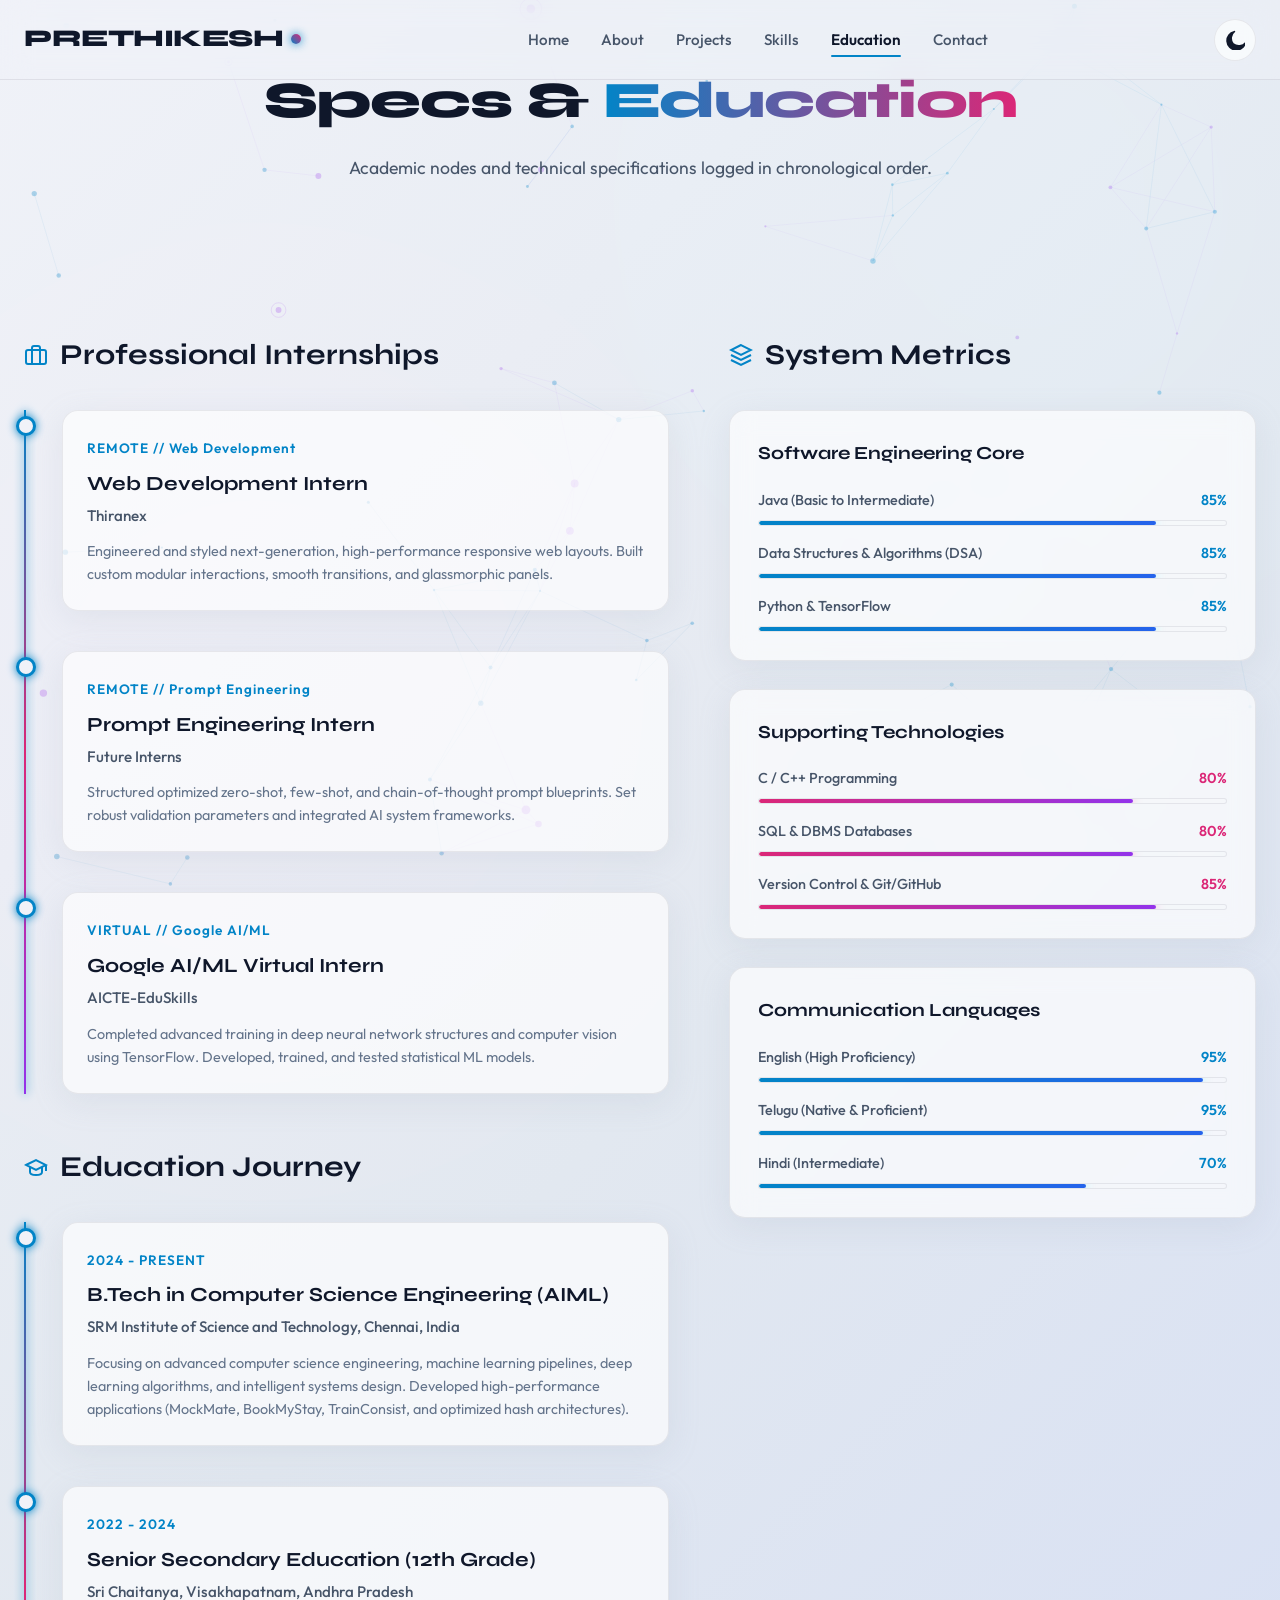
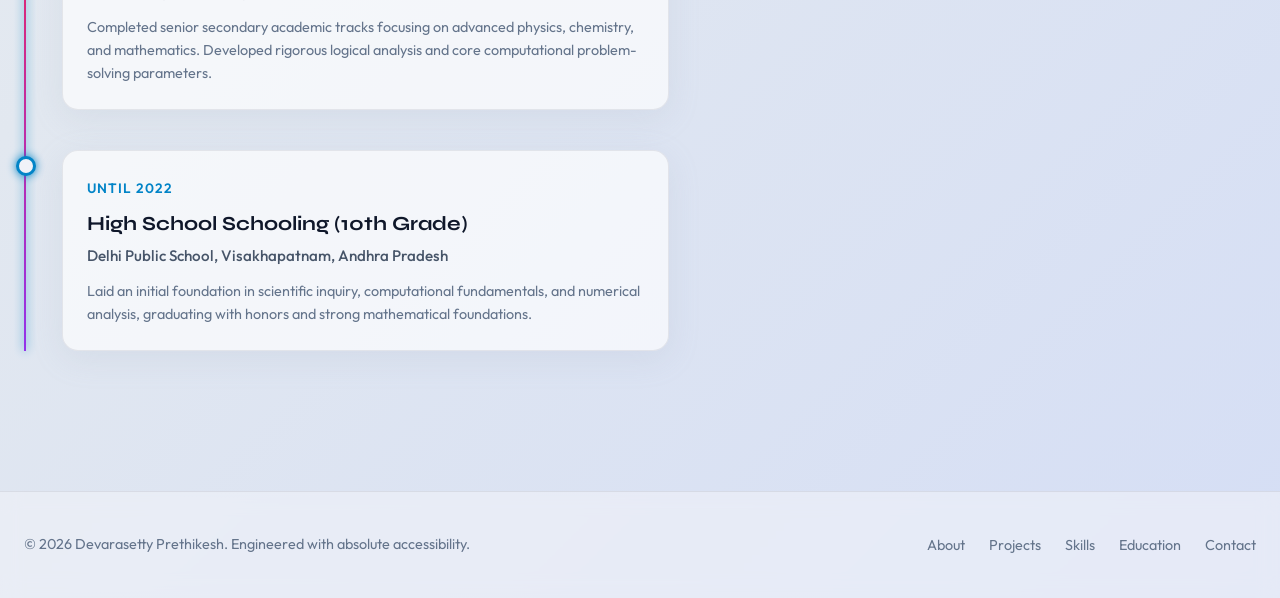
<file: experience.html>
<!DOCTYPE html>
<html lang="en" data-theme="dark">
<head>
  <meta charset="UTF-8">
  <meta name="viewport" content="width=device-width, initial-scale=1.0">
  
  <!-- Primary SEO Metadata -->
  <title>Skills & Education Blueprint | Devarasetty Prethikesh Portfolio</title>
  <meta name="description" content="Review the academic timeline, core competencies, and software engineering specializations of Devarasetty Prethikesh. Featuring a responsive 3D education timeline and skills matrix.">
  <meta name="keywords" content="Devarasetty Prethikesh, B.Tech CSE, AIML, SRM IST, education timeline, Delhi Public School, Sri Chaitanya, Java core skills, software engineer portfolio">
  <meta name="author" content="Devarasetty Prethikesh">
  <link rel="canonical" href="https://github.com/Devarasetty-Pratikesh">

  <!-- Open Graph / Facebook Metas -->
  <meta property="og:type" content="website">
  <meta property="og:url" content="https://github.com/Devarasetty-Pratikesh">
  <meta property="og:title" content="Education & Competency Blueprints | Devarasetty Prethikesh Portfolio">
  <meta property="og:description" content="Walk through the academic history and core systems qualifications of an advanced software engineering student.">
  <meta property="og:image" content="https://github.com/Devarasetty-Pratikesh/assets/og-image.jpg">

  <!-- Twitter Card Metas -->
  <meta name="twitter:card" content="summary_large_image">
  <meta name="twitter:url" content="https://github.com/Devarasetty-Pratikesh">
  <meta name="twitter:title" content="Education & Competency Blueprints | Devarasetty Prethikesh Portfolio">
  <meta name="twitter:description" content="Walk through the academic history and core systems qualifications of an advanced software engineering student.">
  <meta name="twitter:image" content="https://github.com/Devarasetty-Pratikesh/assets/og-image.jpg">

  <!-- Stylesheets -->
  <link rel="stylesheet" href="css/styles.css">
</head>
<body>

  <!-- Skip-to-Content Link for Keyboard Accessibility -->
  <a href="#main-content" class="skip-link">Skip to main content</a>

  <!-- High-Performance Interactive Particle Canvas Background -->
  <canvas id="particles-canvas" aria-hidden="true"></canvas>
  <div class="ambient-glow glow-top-right" aria-hidden="true"></div>
  <div class="ambient-glow glow-bottom-left" aria-hidden="true"></div>

  <div class="site-container">
    
    <!-- HEADER AND ACCESSIBLE NAVIGATION -->
    <header>
      <div class="nav-container">
        <div class="logo">
          <a href="index.html" aria-label="Devarasetty Prethikesh Portfolio Home">
            <span>PRETHIKESH</span><span class="logo-dot" aria-hidden="true"></span>
          </a>
        </div>
        
        <nav aria-label="Primary Navigation">
          <!-- Mobile Hamburger Button -->
          <button id="hamburger-menu" class="hamburger-menu" aria-expanded="false" aria-controls="nav-menu" aria-label="Toggle navigation menu">
            <span class="hamburger-line" aria-hidden="true"></span>
            <span class="hamburger-line" aria-hidden="true"></span>
            <span class="hamburger-line" aria-hidden="true"></span>
          </button>
          
          <ul id="nav-menu" class="nav-menu">
            <li><a href="index.html" class="nav-link">Home</a></li>
            <li><a href="about.html" class="nav-link">About</a></li>
            <li><a href="projects.html" class="nav-link">Projects</a></li>
            <li><a href="skills.html" class="nav-link">Skills</a></li>
            <li><a href="experience.html" class="nav-link active" aria-current="page">Education</a></li>
            <li><a href="contact.html" class="nav-link">Contact</a></li>
          </ul>
        </nav>
        
        <div class="nav-controls">
          <!-- Theme Toggle Switch -->
          <button id="theme-toggle" class="theme-toggle" aria-label="Switch to light mode">
            <!-- Sun Icon (for dark mode active) -->
            <svg class="sun-icon" viewBox="0 0 24 24" xmlns="http://www.w3.org/2000/svg" aria-hidden="true">
              <path d="M12 7c-2.76 0-5 2.24-5 5s2.24 5 5 5 5-2.24 5-5-2.24-5-5-5zM2 13h2c.55 0 1-.45 1-1s-.45-1-1-1H2c-.55 0-1 .45-1 1s.45 1 1 1zm18 0h2c.55 0 1-.45 1-1s-.45-1-1-1h-2c-.55 0-1 .45-1 1s.45 1 1 1zM11 2v2c0 .55.45 1 1 1s1-.45 1-1V2c0-.55-.45-1-1-1s-1 .45-1 1zm0 18v2c0 .55.45 1 1 1s1-.45 1-1v-2c0-.55-.45-1-1-1s-1 .45-1 1zM5.99 4.58c-.39-.39-1.03-.39-1.41 0s-.39 1.03 0 1.41l1.06 1.06c.39.39 1.03.39 1.41 0s.39-1.03 0-1.41L5.99 4.58zm12.37 12.37c-.39-.39-1.03-.39-1.41 0s-.39 1.03 0 1.41l1.06 1.06c.39.39 1.03.39 1.41 0s.39-1.03 0-1.41l-1.06-1.06zm1.06-12.37c-.39-.39-1.03-.39-1.41 0l-1.06 1.06c-.39.39-.39 1.03 0 1.41s1.03.39 1.41 0l1.06-1.06c.39-.38.39-1.02 0-1.41zM6.99 16.95l-1.06 1.06c-.39.39-.39 1.03 0 1.41s1.03.39 1.41 0l1.06-1.06c.39-.39.39-1.03 0-1.41s-1.02-.39-1.41 0z"/>
            </svg>
            <!-- Moon Icon (for light mode active) -->
            <svg class="moon-icon" viewBox="0 0 24 24" xmlns="http://www.w3.org/2000/svg" aria-hidden="true" style="display: none;">
              <path d="M12.3 2a10 10 0 0 0-1.9 14 10 10 0 0 0 14-1.9 1 1 0 0 1 .8 1.5 12 12 0 1 1-14.4-14.4 1 1 0 0 1 1.5.8z"/>
            </svg>
          </button>
        </div>
      </div>
    </header>

    <!-- PAGE TITLE HEADER -->
    <div class="page-title-section reveal active">
      <h1 class="page-title">Specs & <span>Education</span></h1>
      <p class="page-subtitle">Academic nodes and technical specifications logged in chronological order.</p>
    </div>

    <!-- MAIN BODY -->
    <main id="main-content">
      <div class="experience-container">
        
        <!-- LEFT COLUMN: 3D VERTICAL TIMELINE -->
        <section class="timeline-column" aria-label="Chronological Experience and Education Timeline">
          <h2 class="section-subtitle">
            <svg viewBox="0 0 24 24" fill="none" stroke="currentColor" stroke-width="2" aria-hidden="true">
              <rect x="2" y="7" width="20" height="14" rx="2" ry="2"/>
              <path d="M16 21V5a2 2 0 0 0-2-2h-4a2 2 0 0 0-2 2v16"/>
            </svg>
            Professional Internships
          </h2>
          
          <div class="timeline scene-3d" style="margin-bottom: 50px;">
            
            <!-- NODE 1: THIRANEX -->
            <article class="timeline-item reveal" aria-labelledby="exp-title-thiranex">
              <span class="timeline-node" aria-hidden="true"></span>
              <div class="timeline-card tilt-card">
                <span class="timeline-date">REMOTE // Web Development</span>
                <h3 id="exp-title-thiranex" class="timeline-title depth-layer">Web Development Intern</h3>
                <h4 class="timeline-company depth-layer">Thiranex</h4>
                <p class="timeline-desc depth-layer">
                  Engineered and styled next-generation, high-performance responsive web layouts. Built custom modular interactions, smooth transitions, and glassmorphic panels.
                </p>
              </div>
            </article>

            <!-- NODE 2: FUTURE INTERNS -->
            <article class="timeline-item reveal" style="transition-delay: 0.1s;" aria-labelledby="exp-title-future">
              <span class="timeline-node" aria-hidden="true"></span>
              <div class="timeline-card tilt-card">
                <span class="timeline-date">REMOTE // Prompt Engineering</span>
                <h3 id="exp-title-future" class="timeline-title depth-layer">Prompt Engineering Intern</h3>
                <h4 class="timeline-company depth-layer">Future Interns</h4>
                <p class="timeline-desc depth-layer">
                  Structured optimized zero-shot, few-shot, and chain-of-thought prompt blueprints. Set robust validation parameters and integrated AI system frameworks.
                </p>
              </div>
            </article>

            <!-- NODE 3: AICTE-EDUSKILLS -->
            <article class="timeline-item reveal" style="transition-delay: 0.2s;" aria-labelledby="exp-title-aicte">
              <span class="timeline-node" aria-hidden="true"></span>
              <div class="timeline-card tilt-card">
                <span class="timeline-date">VIRTUAL // Google AI/ML</span>
                <h3 id="exp-title-aicte" class="timeline-title depth-layer">Google AI/ML Virtual Intern</h3>
                <h4 class="timeline-company depth-layer">AICTE-EduSkills</h4>
                <p class="timeline-desc depth-layer">
                  Completed advanced training in deep neural network structures and computer vision using TensorFlow. Developed, trained, and tested statistical ML models.
                </p>
              </div>
            </article>

          </div>

          <h2 class="section-subtitle">
            <svg viewBox="0 0 24 24" fill="none" stroke="currentColor" stroke-width="2" aria-hidden="true">
              <path d="M22 10v6M2 10l10-5 10 5-10 5z"/>
              <path d="M6 12v5c0 2 2 3 6 3s6-1 6-3v-5"/>
            </svg>
            Education Journey
          </h2>
          
          <div class="timeline scene-3d">
            
            <!-- NODE 1: SRM IST -->
            <article class="timeline-item reveal" aria-labelledby="edu-title-srm">
              <span class="timeline-node" aria-hidden="true"></span>
              <div class="timeline-card tilt-card">
                <span class="timeline-date">2024 - PRESENT</span>
                <h3 id="edu-title-srm" class="timeline-title depth-layer">B.Tech in Computer Science Engineering (AIML)</h3>
                <h4 class="timeline-company depth-layer">SRM Institute of Science and Technology, Chennai, India</h4>
                <p class="timeline-desc depth-layer">
                  Focusing on advanced computer science engineering, machine learning pipelines, deep learning algorithms, and intelligent systems design. Developed high-performance applications (MockMate, BookMyStay, TrainConsist, and optimized hash architectures).
                </p>
              </div>
            </article>

            <!-- NODE 2: SRI CHAITANYA -->
            <article class="timeline-item reveal" style="transition-delay: 0.1s;" aria-labelledby="edu-title-chaitanya">
              <span class="timeline-node" aria-hidden="true"></span>
              <div class="timeline-card tilt-card">
                <span class="timeline-date">2022 - 2024</span>
                <h3 id="edu-title-chaitanya" class="timeline-title depth-layer">Senior Secondary Education (12th Grade)</h3>
                <h4 class="timeline-company depth-layer">Sri Chaitanya, Visakhapatnam, Andhra Pradesh</h4>
                <p class="timeline-desc depth-layer">
                  Completed senior secondary academic tracks focusing on advanced physics, chemistry, and mathematics. Developed rigorous logical analysis and core computational problem-solving parameters.
                </p>
              </div>
            </article>

            <!-- NODE 3: DELHI PUBLIC SCHOOL -->
            <article class="timeline-item reveal" style="transition-delay: 0.2s;" aria-labelledby="edu-title-dps">
              <span class="timeline-node" aria-hidden="true"></span>
              <div class="timeline-card tilt-card">
                <span class="timeline-date">UNTIL 2022</span>
                <h3 id="edu-title-dps" class="timeline-title depth-layer">High School Schooling (10th Grade)</h3>
                <h4 class="timeline-company depth-layer">Delhi Public School, Visakhapatnam, Andhra Pradesh</h4>
                <p class="timeline-desc depth-layer">
                  Laid an initial foundation in scientific inquiry, computational fundamentals, and numerical analysis, graduating with honors and strong mathematical foundations.
                </p>
              </div>
            </article>

          </div>
        </section>

        <!-- RIGHT COLUMN: CORE TECHNICAL METRICS -->
        <section class="skills-column" aria-label="Technical Skill Indicators">
          <h2 class="section-subtitle">
            <svg viewBox="0 0 24 24" fill="none" stroke="currentColor" stroke-width="2" aria-hidden="true">
              <polygon points="12 2 2 7 12 12 22 7 12 2"/>
              <polyline points="2 17 12 22 22 17"/>
              <polyline points="2 12 12 17 22 12"/>
            </svg>
            System Metrics
          </h2>

          <div class="skills-grid">
            
            <!-- CATEGORY 1: SOFTWARE CORE -->
            <div class="skill-category-card tilt-card reveal">
              <h3 class="skill-category-title depth-layer">Software Engineering Core</h3>
              <div class="skill-items-container depth-layer">
                
                <div class="skill-bar-wrapper">
                  <div class="skill-bar-info">
                    <span class="skill-bar-name">Java (Basic to Intermediate)</span>
                    <span class="skill-bar-value" aria-label="85 percent level">85%</span>
                  </div>
                  <div class="skill-bar-track">
                    <div class="skill-bar-fill" data-progress="85" style="width: 0%;" aria-hidden="true"></div>
                  </div>
                </div>

                <div class="skill-bar-wrapper">
                  <div class="skill-bar-info">
                    <span class="skill-bar-name">Data Structures & Algorithms (DSA)</span>
                    <span class="skill-bar-value" aria-label="85 percent level">85%</span>
                  </div>
                  <div class="skill-bar-track">
                    <div class="skill-bar-fill" data-progress="85" style="width: 0%;" aria-hidden="true"></div>
                  </div>
                </div>

                <div class="skill-bar-wrapper">
                  <div class="skill-bar-info">
                    <span class="skill-bar-name">Python & TensorFlow</span>
                    <span class="skill-bar-value" aria-label="85 percent level">85%</span>
                  </div>
                  <div class="skill-bar-track">
                    <div class="skill-bar-fill" data-progress="85" style="width: 0%;" aria-hidden="true"></div>
                  </div>
                </div>

              </div>
            </div>

            <!-- CATEGORY 2: WEB & PLATFORMS -->
            <div class="skill-category-card tilt-card reveal" style="transition-delay: 0.1s;">
              <h3 class="skill-category-title depth-layer">Supporting Technologies</h3>
              <div class="skill-items-container depth-layer">
                
                <div class="skill-bar-wrapper">
                  <div class="skill-bar-info">
                    <span class="skill-bar-name">C / C++ Programming</span>
                    <span class="skill-bar-value" aria-label="80 percent level">80%</span>
                  </div>
                  <div class="skill-bar-track">
                    <div class="skill-bar-fill" data-progress="80" style="width: 0%;" aria-hidden="true"></div>
                  </div>
                </div>

                <div class="skill-bar-wrapper">
                  <div class="skill-bar-info">
                    <span class="skill-bar-name">SQL & DBMS Databases</span>
                    <span class="skill-bar-value" aria-label="80 percent level">80%</span>
                  </div>
                  <div class="skill-bar-track">
                    <div class="skill-bar-fill" data-progress="80" style="width: 0%;" aria-hidden="true"></div>
                  </div>
                </div>

                <div class="skill-bar-wrapper">
                  <div class="skill-bar-info">
                    <span class="skill-bar-name">Version Control & Git/GitHub</span>
                    <span class="skill-bar-value" aria-label="85 percent level">85%</span>
                  </div>
                  <div class="skill-bar-track">
                    <div class="skill-bar-fill" data-progress="85" style="width: 0%;" aria-hidden="true"></div>
                  </div>
                </div>

              </div>
            </div>

            <!-- CATEGORY 3: LANGUAGES -->
            <div class="skill-category-card tilt-card reveal" style="transition-delay: 0.2s;">
              <h3 class="skill-category-title depth-layer">Communication Languages</h3>
              <div class="skill-items-container depth-layer">
                
                <div class="skill-bar-wrapper">
                  <div class="skill-bar-info">
                    <span class="skill-bar-name">English (High Proficiency)</span>
                    <span class="skill-bar-value" aria-label="95 percent level">95%</span>
                  </div>
                  <div class="skill-bar-track">
                    <div class="skill-bar-fill" data-progress="95" style="width: 0%;" aria-hidden="true"></div>
                  </div>
                </div>

                <div class="skill-bar-wrapper">
                  <div class="skill-bar-info">
                    <span class="skill-bar-name">Telugu (Native & Proficient)</span>
                    <span class="skill-bar-value" aria-label="95 percent level">95%</span>
                  </div>
                  <div class="skill-bar-track">
                    <div class="skill-bar-fill" data-progress="95" style="width: 0%;" aria-hidden="true"></div>
                  </div>
                </div>

                <div class="skill-bar-wrapper">
                  <div class="skill-bar-info">
                    <span class="skill-bar-name">Hindi (Intermediate)</span>
                    <span class="skill-bar-value" aria-label="70 percent level">70%</span>
                  </div>
                  <div class="skill-bar-track">
                    <div class="skill-bar-fill" data-progress="70" style="width: 0%;" aria-hidden="true"></div>
                  </div>
                </div>

              </div>
            </div>

          </div>
        </section>

      </div>
    </main>

    <!-- FOOTER -->
    <footer>
      <div class="footer-container">
        <div class="footer-text">
          <p>&copy; 2026 Devarasetty Prethikesh. Engineered with absolute accessibility.</p>
        </div>
        <ul class="footer-links" aria-label="Secondary Site links">
          <li class="footer-link"><a href="about.html">About</a></li>
          <li class="footer-link"><a href="projects.html">Projects</a></li>
          <li class="footer-link"><a href="skills.html">Skills</a></li>
          <li class="footer-link"><a href="experience.html">Education</a></li>
          <li class="footer-link"><a href="contact.html">Contact</a></li>
        </ul>
      </div>
    </footer>

  </div>

  <!-- Scripts -->
  <script src="js/particles.js"></script>
  <script src="js/main.js"></script>
</body>
</html>
</file>
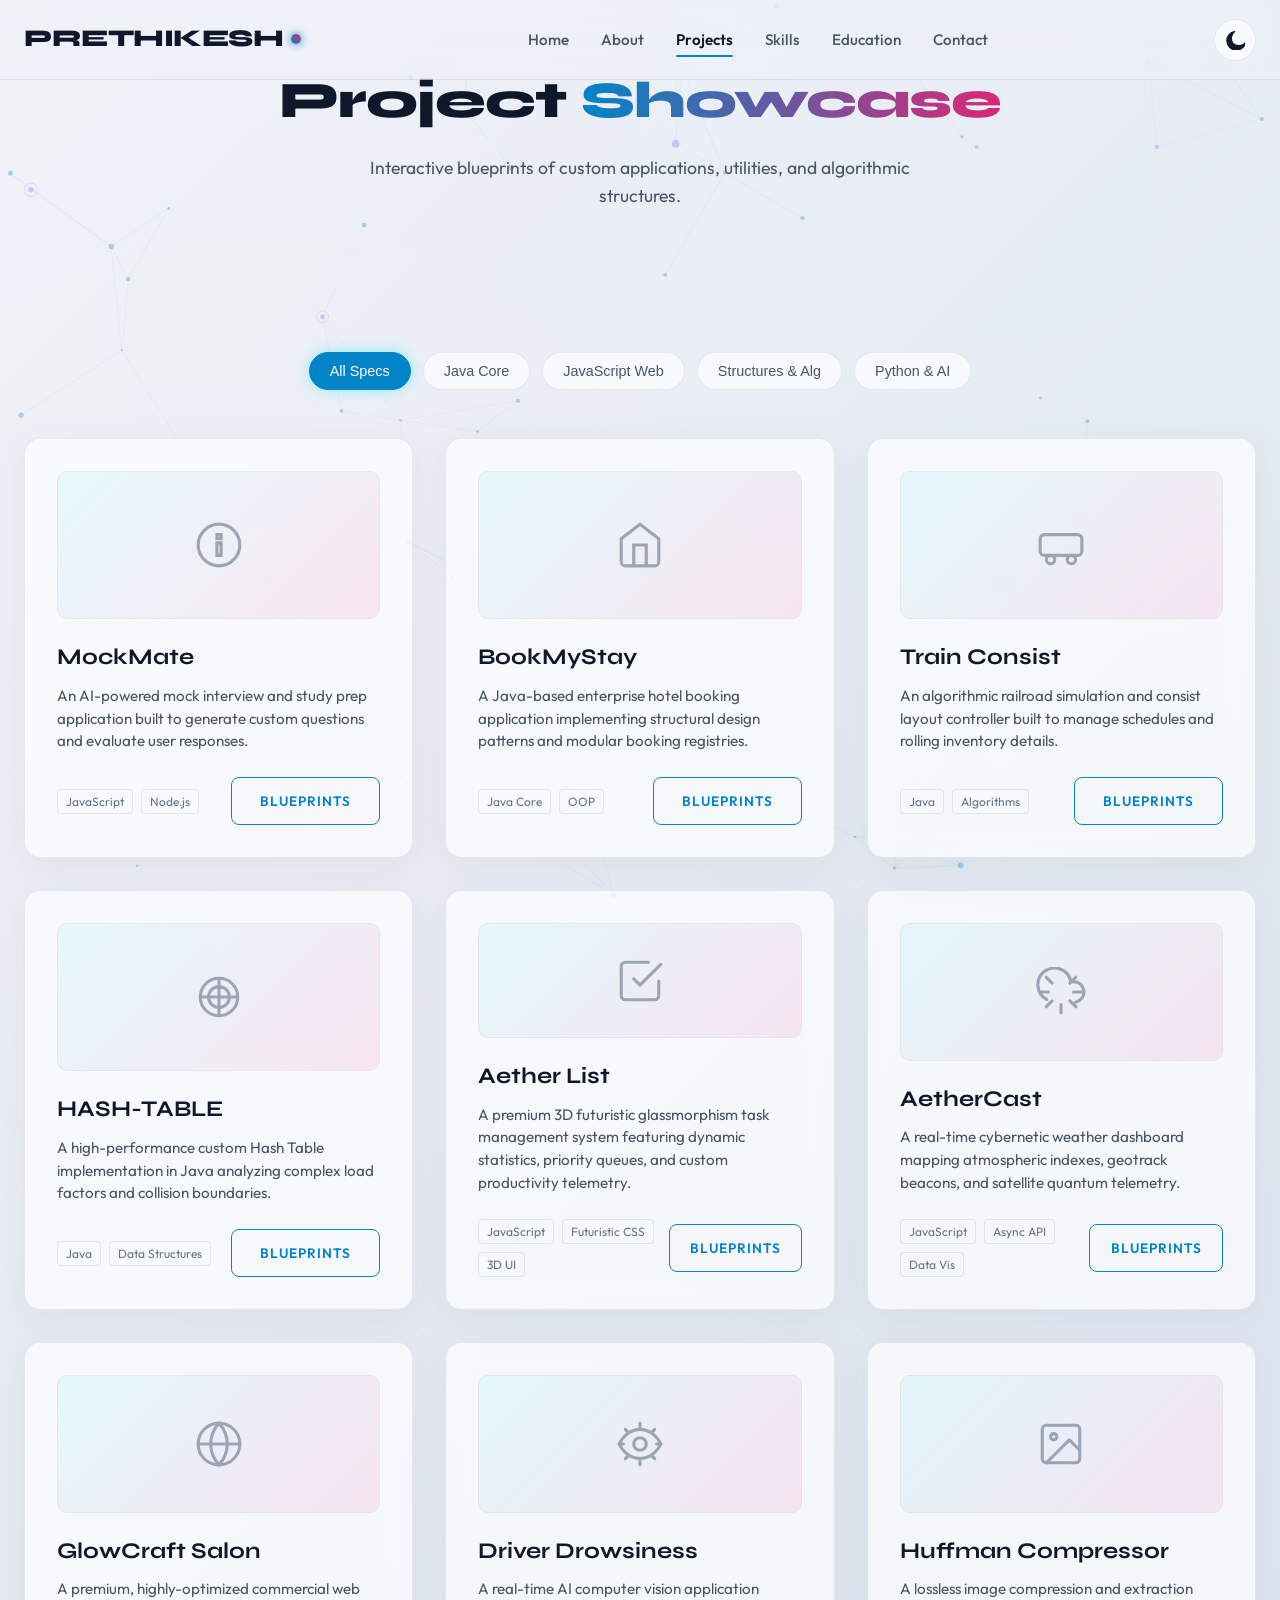
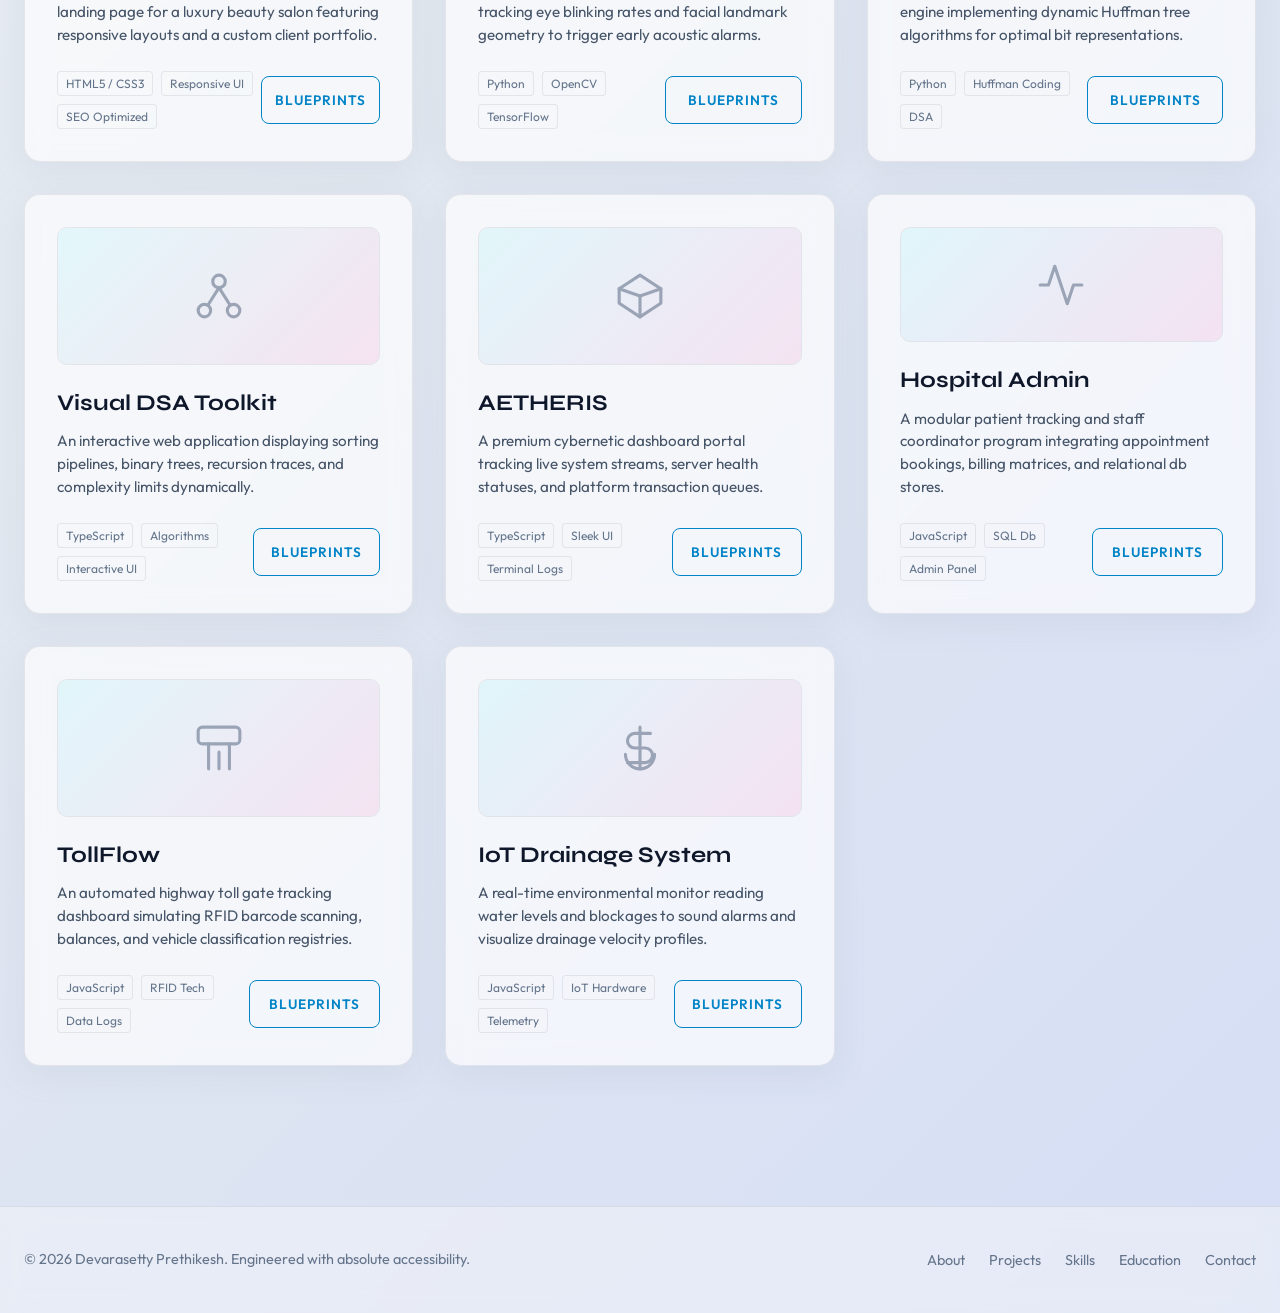
<file: projects.html>
<!DOCTYPE html>
<html lang="en" data-theme="dark">
<head>
  <meta charset="UTF-8">
  <meta name="viewport" content="width=device-width, initial-scale=1.0">
  
  <!-- Primary SEO Metadata -->
  <title>Projects & Softwares | Devarasetty Prethikesh Portfolio</title>
  <meta name="description" content="Explore a showcase of advanced Java systems, web platforms, and custom algorithmic structures built by Devarasetty Prethikesh.">
  <meta name="keywords" content="Devarasetty Prethikesh, MockMate, BookMyStayApp, TrainConsistManagementApp, HASH-TABLE, Java projects, student software developer">
  <meta name="author" content="Devarasetty Prethikesh">
  <link rel="canonical" href="https://github.com/Devarasetty-Pratikesh">

  <!-- Open Graph / Facebook Metas -->
  <meta property="og:type" content="website">
  <meta property="og:url" content="https://github.com/Devarasetty-Pratikesh">
  <meta property="og:title" content="Projects Showcase | Devarasetty Prethikesh Portfolio">
  <meta property="og:description" content="View immersive virtual blueprints and details of next-generation application architectures.">
  <meta property="og:image" content="https://github.com/Devarasetty-Pratikesh/assets/og-image.jpg">

  <!-- Twitter Card Metas -->
  <meta name="twitter:card" content="summary_large_image">
  <meta name="twitter:url" content="https://github.com/Devarasetty-Pratikesh">
  <meta name="twitter:title" content="Projects Showcase | Devarasetty Prethikesh Portfolio">
  <meta name="twitter:description" content="View immersive virtual blueprints and details of next-generation application architectures.">
  <meta name="twitter:image" content="https://github.com/Devarasetty-Pratikesh/assets/og-image.jpg">

  <!-- Stylesheets -->
  <link rel="stylesheet" href="css/styles.css">
</head>
<body>

  <!-- Skip-to-Content Link for Keyboard Accessibility -->
  <a href="#main-content" class="skip-link">Skip to main content</a>

  <!-- High-Performance Interactive Particle Canvas Background -->
  <canvas id="particles-canvas" aria-hidden="true"></canvas>
  <div class="ambient-glow glow-top-right" aria-hidden="true"></div>
  <div class="ambient-glow glow-bottom-left" aria-hidden="true"></div>

  <div class="site-container">
    
    <!-- HEADER AND ACCESSIBLE NAVIGATION -->
    <header>
      <div class="nav-container">
        <div class="logo">
          <a href="index.html" aria-label="Devarasetty Prethikesh Portfolio Home">
            <span>PRETHIKESH</span><span class="logo-dot" aria-hidden="true"></span>
          </a>
        </div>
        
        <nav aria-label="Primary Navigation">
          <!-- Mobile Hamburger Button -->
          <button id="hamburger-menu" class="hamburger-menu" aria-expanded="false" aria-controls="nav-menu" aria-label="Toggle navigation menu">
            <span class="hamburger-line" aria-hidden="true"></span>
            <span class="hamburger-line" aria-hidden="true"></span>
            <span class="hamburger-line" aria-hidden="true"></span>
          </button>
          
          <ul id="nav-menu" class="nav-menu">
            <li><a href="index.html" class="nav-link">Home</a></li>
            <li><a href="about.html" class="nav-link">About</a></li>
            <li><a href="projects.html" class="nav-link active" aria-current="page">Projects</a></li>
            <li><a href="skills.html" class="nav-link">Skills</a></li>
            <li><a href="experience.html" class="nav-link">Education</a></li>
            <li><a href="contact.html" class="nav-link">Contact</a></li>
          </ul>
        </nav>
        
        <div class="nav-controls">
          <!-- Theme Toggle Switch -->
          <button id="theme-toggle" class="theme-toggle" aria-label="Switch to light mode">
            <!-- Sun Icon (for dark mode active) -->
            <svg class="sun-icon" viewBox="0 0 24 24" xmlns="http://www.w3.org/2000/svg" aria-hidden="true">
              <path d="M12 7c-2.76 0-5 2.24-5 5s2.24 5 5 5 5-2.24 5-5-2.24-5-5-5zM2 13h2c.55 0 1-.45 1-1s-.45-1-1-1H2c-.55 0-1 .45-1 1s.45 1 1 1zm18 0h2c.55 0 1-.45 1-1s-.45-1-1-1h-2c-.55 0-1 .45-1 1s.45 1 1 1zM11 2v2c0 .55.45 1 1 1s1-.45 1-1V2c0-.55-.45-1-1-1s-1 .45-1 1zm0 18v2c0 .55.45 1 1 1s1-.45 1-1v-2c0-.55-.45-1-1-1s-1 .45-1 1zM5.99 4.58c-.39-.39-1.03-.39-1.41 0s-.39 1.03 0 1.41l1.06 1.06c.39.39 1.03.39 1.41 0s.39-1.03 0-1.41L5.99 4.58zm12.37 12.37c-.39-.39-1.03-.39-1.41 0s-.39 1.03 0 1.41l1.06 1.06c.39.39 1.03.39 1.41 0s.39-1.03 0-1.41l-1.06-1.06zm1.06-12.37c-.39-.39-1.03-.39-1.41 0l-1.06 1.06c-.39.39-.39 1.03 0 1.41s1.03.39 1.41 0l1.06-1.06c.39-.38.39-1.02 0-1.41zM6.99 16.95l-1.06 1.06c-.39.39-.39 1.03 0 1.41s1.03.39 1.41 0l1.06-1.06c.39-.39.39-1.03 0-1.41s-1.02-.39-1.41 0z"/>
            </svg>
            <!-- Moon Icon (for light mode active) -->
            <svg class="moon-icon" viewBox="0 0 24 24" xmlns="http://www.w3.org/2000/svg" aria-hidden="true" style="display: none;">
              <path d="M12.3 2a10 10 0 0 0-1.9 14 10 10 0 0 0 14-1.9 1 1 0 0 1 .8 1.5 12 12 0 1 1-14.4-14.4 1 1 0 0 1 1.5.8z"/>
            </svg>
          </button>
        </div>
      </div>
    </header>

    <!-- PAGE TITLE HEADER -->
    <div class="page-title-section reveal active">
      <h1 class="page-title">Project <span>Showcase</span></h1>
      <p class="page-subtitle">Interactive blueprints of custom applications, utilities, and algorithmic structures.</p>
    </div>

    <!-- MAIN BODY -->
    <main id="main-content">
      
      <!-- Classification Filters (Accessible Toolbar) -->
      <div class="filter-container reveal" role="toolbar" aria-label="Filter Projects By Category">
        <button type="button" class="filter-btn active" data-filter="all">All Specs</button>
        <button type="button" class="filter-btn" data-filter="java">Java Core</button>
        <button type="button" class="filter-btn" data-filter="javascript">JavaScript Web</button>
        <button type="button" class="filter-btn" data-filter="dsa">Structures & Alg</button>
        <button type="button" class="filter-btn" data-filter="python">Python & AI</button>
      </div>

      <!-- PROJECTS GRID -->
      <section class="projects-grid scene-3d" aria-label="Portfolio Project Grid">
        
        <!-- PROJECT 1: MOCKMATE -->
        <article class="project-card tilt-card reveal" data-category="javascript" aria-labelledby="proj-title-mockmate">
          <div class="project-thumbnail" aria-hidden="true">
            <div class="project-thumb-placeholder">
              <svg viewBox="0 0 24 24" fill="none" stroke="currentColor" stroke-width="1.5">
                <path d="M12 2C6.48 2 2 6.48 2 12s4.48 10 10 10 10-4.48 10-10S17.52 2 12 2zm1 15h-2v-6h2v6zm0-8h-2V7h2v2z"/>
              </svg>
            </div>
          </div>
          <h2 id="proj-title-mockmate" class="project-title depth-layer">MockMate</h2>
          <p class="project-desc depth-layer">
            An AI-powered mock interview and study prep application built to generate custom questions and evaluate user responses.
          </p>
          <div class="project-footer depth-layer">
            <div class="project-tags">
              <span class="project-tag">JavaScript</span>
              <span class="project-tag">Node.js</span>
            </div>
            <button type="button" class="btn btn-cyber" data-open-modal="modal-mockmate" aria-label="View MockMate blueprints">
              Blueprints
            </button>
          </div>
        </article>

        <!-- PROJECT 2: BOOKMYSTAYAPP -->
        <article class="project-card tilt-card reveal" data-category="java" aria-labelledby="proj-title-bookmystay" style="transition-delay: 0.1s;">
          <div class="project-thumbnail" aria-hidden="true">
            <div class="project-thumb-placeholder">
              <svg viewBox="0 0 24 24" fill="none" stroke="currentColor" stroke-width="1.5">
                <path d="M3 9l9-7 9 7v11a2 2 0 0 1-2 2H5a2 2 0 0 1-2-2V9z"/>
                <polyline points="9 22 9 12 15 12 15 22"/>
              </svg>
            </div>
          </div>
          <h2 id="proj-title-bookmystay" class="project-title depth-layer">BookMyStay</h2>
          <p class="project-desc depth-layer">
            A Java-based enterprise hotel booking application implementing structural design patterns and modular booking registries.
          </p>
          <div class="project-footer depth-layer">
            <div class="project-tags">
              <span class="project-tag">Java Core</span>
              <span class="project-tag">OOP</span>
            </div>
            <button type="button" class="btn btn-cyber" data-open-modal="modal-bookmystay" aria-label="View BookMyStay blueprints">
              Blueprints
            </button>
          </div>
        </article>

        <!-- PROJECT 3: TRAINCONSISTMANAGEMENTAPP -->
        <article class="project-card tilt-card reveal" data-category="java" aria-labelledby="proj-title-trainconsist" style="transition-delay: 0.2s;">
          <div class="project-thumbnail" aria-hidden="true">
            <div class="project-thumb-placeholder">
              <svg viewBox="0 0 24 24" fill="none" stroke="currentColor" stroke-width="1.5">
                <rect x="2" y="7" width="20" height="10" rx="2" ry="2"/>
                <circle cx="7" cy="19" r="2"/>
                <circle cx="17" cy="19" r="2"/>
              </svg>
            </div>
          </div>
          <h2 id="proj-title-trainconsist" class="project-title depth-layer">Train Consist</h2>
          <p class="project-desc depth-layer">
            An algorithmic railroad simulation and consist layout controller built to manage schedules and rolling inventory details.
          </p>
          <div class="project-footer depth-layer">
            <div class="project-tags">
              <span class="project-tag">Java</span>
              <span class="project-tag">Algorithms</span>
            </div>
            <button type="button" class="btn btn-cyber" data-open-modal="modal-trainconsist" aria-label="View Train Consist blueprints">
              Blueprints
            </button>
          </div>
        </article>

        <!-- PROJECT 4: HASH-TABLE -->
        <article class="project-card tilt-card reveal" data-category="dsa" aria-labelledby="proj-title-hashtable" style="transition-delay: 0.3s;">
          <div class="project-thumbnail" aria-hidden="true">
            <div class="project-thumb-placeholder">
              <svg viewBox="0 0 24 24" fill="none" stroke="currentColor" stroke-width="1.5">
                <circle cx="12" cy="12" r="9"/>
                <path d="M12 3v18M3 12h18"/>
                <circle cx="12" cy="12" r="5"/>
              </svg>
            </div>
          </div>
          <h2 id="proj-title-hashtable" class="project-title depth-layer">HASH-TABLE</h2>
          <p class="project-desc depth-layer">
            A high-performance custom Hash Table implementation in Java analyzing complex load factors and collision boundaries.
          </p>
          <div class="project-footer depth-layer">
            <div class="project-tags">
              <span class="project-tag">Java</span>
              <span class="project-tag">Data Structures</span>
            </div>
            <button type="button" class="btn btn-cyber" data-open-modal="modal-hashtable" aria-label="View HASH-TABLE blueprints">
              Blueprints
            </button>
          </div>
        </article>

        <!-- PROJECT 5: AETHER LIST -->
        <article class="project-card tilt-card reveal" data-category="javascript" aria-labelledby="proj-title-aetherlist" style="transition-delay: 0.4s;">
          <div class="project-thumbnail" aria-hidden="true">
            <div class="project-thumb-placeholder">
              <svg viewBox="0 0 24 24" fill="none" stroke="currentColor" stroke-width="1.5" stroke-linecap="round" stroke-linejoin="round">
                <polyline points="9 11 12 14 22 4"></polyline>
                <path d="M21 12v7a2 2 0 0 1-2 2H5a2 2 0 0 1-2-2V5a2 2 0 0 1 2-2h11"></path>
              </svg>
            </div>
          </div>
          <h2 id="proj-title-aetherlist" class="project-title depth-layer">Aether List</h2>
          <p class="project-desc depth-layer">
            A premium 3D futuristic glassmorphism task management system featuring dynamic statistics, priority queues, and custom productivity telemetry.
          </p>
          <div class="project-footer depth-layer">
            <div class="project-tags">
              <span class="project-tag">JavaScript</span>
              <span class="project-tag">Futuristic CSS</span>
              <span class="project-tag">3D UI</span>
            </div>
            <button type="button" class="btn btn-cyber" data-open-modal="modal-aetherlist" aria-label="View Aether List blueprints">
              Blueprints
            </button>
          </div>
        </article>

        <!-- PROJECT 6: AETHERCAST -->
        <article class="project-card tilt-card reveal" data-category="javascript" aria-labelledby="proj-title-aethercast" style="transition-delay: 0.5s;">
          <div class="project-thumbnail" aria-hidden="true">
            <div class="project-thumb-placeholder">
              <svg viewBox="0 0 24 24" fill="none" stroke="currentColor" stroke-width="1.5" stroke-linecap="round" stroke-linejoin="round">
                <path d="M19 16.9A5 5 0 0 0 18 7h-1.26a8 8 0 1 0-11.62 8.58"></path>
                <line x1="12" y1="18" x2="12" y2="22"></line>
                <line x1="4.93" y1="4.93" x2="7.76" y2="7.76"></line>
                <line x1="16.24" y1="16.24" x2="19.07" y2="19.07"></line>
                <line x1="2" y1="12" x2="6" y2="12"></line>
                <line x1="18" y1="12" x2="22" y2="12"></line>
                <line x1="4.93" y1="19.07" x2="7.76" y2="16.24"></line>
                <line x1="16.24" y1="7.76" x2="19.07" y2="4.93"></line>
              </svg>
            </div>
          </div>
          <h2 id="proj-title-aethercast" class="project-title depth-layer">AetherCast</h2>
          <p class="project-desc depth-layer">
            A real-time cybernetic weather dashboard mapping atmospheric indexes, geotrack beacons, and satellite quantum telemetry.
          </p>
          <div class="project-footer depth-layer">
            <div class="project-tags">
              <span class="project-tag">JavaScript</span>
              <span class="project-tag">Async API</span>
              <span class="project-tag">Data Vis</span>
            </div>
            <button type="button" class="btn btn-cyber" data-open-modal="modal-aethercast" aria-label="View AetherCast blueprints">
              Blueprints
            </button>
          </div>
        </article>

        <!-- PROJECT 7: GLOWCRAFT SALON -->
        <article class="project-card tilt-card reveal" data-category="javascript" aria-labelledby="proj-title-glowcraft" style="transition-delay: 0.6s;">
          <div class="project-thumbnail" aria-hidden="true">
            <div class="project-thumb-placeholder">
              <svg viewBox="0 0 24 24" fill="none" stroke="currentColor" stroke-width="1.5" stroke-linecap="round" stroke-linejoin="round">
                <circle cx="12" cy="12" r="10"></circle>
                <path d="M12 2a15.3 15.3 0 0 1 4 10 15.3 15.3 0 0 1-4 10 15.3 15.3 0 0 1-4-10 15.3 15.3 0 0 1 4-10z"></path>
                <path d="M2 12h20"></path>
              </svg>
            </div>
          </div>
          <h2 id="proj-title-glowcraft" class="project-title depth-layer">GlowCraft Salon</h2>
          <p class="project-desc depth-layer">
            A premium, highly-optimized commercial web landing page for a luxury beauty salon featuring responsive layouts and a custom client portfolio.
          </p>
          <div class="project-footer depth-layer">
            <div class="project-tags">
              <span class="project-tag">HTML5 / CSS3</span>
              <span class="project-tag">Responsive UI</span>
              <span class="project-tag">SEO Optimized</span>
            </div>
            <button type="button" class="btn btn-cyber" data-open-modal="modal-glowcraft" aria-label="View GlowCraft Salon blueprints">
              Blueprints
            </button>
          </div>
        </article>

        <!-- PROJECT 8: DRIVER DROWSINESS DETECTION -->
        <article class="project-card tilt-card reveal" data-category="python" aria-labelledby="proj-title-drowsiness" style="transition-delay: 0.7s;">
          <div class="project-thumbnail" aria-hidden="true">
            <div class="project-thumb-placeholder">
              <svg viewBox="0 0 24 24" fill="none" stroke="currentColor" stroke-width="1.5" stroke-linecap="round" stroke-linejoin="round">
                <path d="M2 12s3-7 10-7 10 7 10 7-3 7-10 7-10-7-10-7z"></path>
                <circle cx="12" cy="12" r="3"></circle>
                <path d="M12 2v2M12 20v2M4.93 4.93l1.41 1.41M17.66 17.66l1.41 1.41M2 12h2M20 12h2M6.34 17.66l-1.41 1.41M19.07 4.93l-1.41 1.41"></path>
              </svg>
            </div>
          </div>
          <h2 id="proj-title-drowsiness" class="project-title depth-layer">Driver Drowsiness</h2>
          <p class="project-desc depth-layer">
            A real-time AI computer vision application tracking eye blinking rates and facial landmark geometry to trigger early acoustic alarms.
          </p>
          <div class="project-footer depth-layer">
            <div class="project-tags">
              <span class="project-tag">Python</span>
              <span class="project-tag">OpenCV</span>
              <span class="project-tag">TensorFlow</span>
            </div>
            <button type="button" class="btn btn-cyber" data-open-modal="modal-drowsiness" aria-label="View Driver Drowsiness blueprints">
              Blueprints
            </button>
          </div>
        </article>

        <!-- PROJECT 9: IMAGE COMPRESSION HUFFMAN -->
        <article class="project-card tilt-card reveal" data-category="python" aria-labelledby="proj-title-huffman" style="transition-delay: 0.8s;">
          <div class="project-thumbnail" aria-hidden="true">
            <div class="project-thumb-placeholder">
              <svg viewBox="0 0 24 24" fill="none" stroke="currentColor" stroke-width="1.5" stroke-linecap="round" stroke-linejoin="round">
                <rect x="3" y="3" width="18" height="18" rx="2" ry="2"></rect>
                <circle cx="8.5" cy="8.5" r="1.5"></circle>
                <polyline points="21 15 16 10 5 21"></polyline>
              </svg>
            </div>
          </div>
          <h2 id="proj-title-huffman" class="project-title depth-layer">Huffman Compressor</h2>
          <p class="project-desc depth-layer">
            A lossless image compression and extraction engine implementing dynamic Huffman tree algorithms for optimal bit representations.
          </p>
          <div class="project-footer depth-layer">
            <div class="project-tags">
              <span class="project-tag">Python</span>
              <span class="project-tag">Huffman Coding</span>
              <span class="project-tag">DSA</span>
            </div>
            <button type="button" class="btn btn-cyber" data-open-modal="modal-huffman" aria-label="View Huffman Compressor blueprints">
              Blueprints
            </button>
          </div>
        </article>

        <!-- PROJECT 10: VISUAL DSA TOOLKIT -->
        <article class="project-card tilt-card reveal" data-category="dsa" aria-labelledby="proj-title-dsatoolkit" style="transition-delay: 0.9s;">
          <div class="project-thumbnail" aria-hidden="true">
            <div class="project-thumb-placeholder">
              <svg viewBox="0 0 24 24" fill="none" stroke="currentColor" stroke-width="1.5" stroke-linecap="round" stroke-linejoin="round">
                <circle cx="12" cy="5" r="3"></circle>
                <circle cx="5" cy="19" r="3"></circle>
                <circle cx="19" cy="19" r="3"></circle>
                <line x1="12" y1="8" x2="6.8" y2="16.2"></line>
                <line x1="12" y1="8" x2="17.2" y2="16.2"></line>
              </svg>
            </div>
          </div>
          <h2 id="proj-title-dsatoolkit" class="project-title depth-layer">Visual DSA Toolkit</h2>
          <p class="project-desc depth-layer">
            An interactive web application displaying sorting pipelines, binary trees, recursion traces, and complexity limits dynamically.
          </p>
          <div class="project-footer depth-layer">
            <div class="project-tags">
              <span class="project-tag">TypeScript</span>
              <span class="project-tag">Algorithms</span>
              <span class="project-tag">Interactive UI</span>
            </div>
            <button type="button" class="btn btn-cyber" data-open-modal="modal-dsatoolkit" aria-label="View Visual DSA Toolkit blueprints">
              Blueprints
            </button>
          </div>
        </article>

        <!-- PROJECT 11: AETHERIS -->
        <article class="project-card tilt-card reveal" data-category="javascript" aria-labelledby="proj-title-aetheris" style="transition-delay: 1.0s;">
          <div class="project-thumbnail" aria-hidden="true">
            <div class="project-thumb-placeholder">
              <svg viewBox="0 0 24 24" fill="none" stroke="currentColor" stroke-width="1.5" stroke-linecap="round" stroke-linejoin="round">
                <polygon points="12 2 22 8.5 22 15.5 12 22 2 15.5 2 8.5 12 2"></polygon>
                <line x1="12" y1="22" x2="12" y2="12"></line>
                <line x1="12" y1="12" x2="22" y2="8.5"></line>
                <line x1="12" y1="12" x2="2" y2="8.5"></line>
              </svg>
            </div>
          </div>
          <h2 id="proj-title-aetheris" class="project-title depth-layer">AETHERIS</h2>
          <p class="project-desc depth-layer">
            A premium cybernetic dashboard portal tracking live system streams, server health statuses, and platform transaction queues.
          </p>
          <div class="project-footer depth-layer">
            <div class="project-tags">
              <span class="project-tag">TypeScript</span>
              <span class="project-tag">Sleek UI</span>
              <span class="project-tag">Terminal Logs</span>
            </div>
            <button type="button" class="btn btn-cyber" data-open-modal="modal-aetheris" aria-label="View AETHERIS blueprints">
              Blueprints
            </button>
          </div>
        </article>

        <!-- PROJECT 12: HOSPITAL MANAGEMENT SYSTEM -->
        <article class="project-card tilt-card reveal" data-category="javascript" aria-labelledby="proj-title-hospital" style="transition-delay: 1.1s;">
          <div class="project-thumbnail" aria-hidden="true">
            <div class="project-thumb-placeholder">
              <svg viewBox="0 0 24 24" fill="none" stroke="currentColor" stroke-width="1.5" stroke-linecap="round" stroke-linejoin="round">
                <path d="M22 12h-4l-3 9L9 3l-3 9H2"></path>
              </svg>
            </div>
          </div>
          <h2 id="proj-title-hospital" class="project-title depth-layer">Hospital Admin</h2>
          <p class="project-desc depth-layer">
            A modular patient tracking and staff coordinator program integrating appointment bookings, billing matrices, and relational db stores.
          </p>
          <div class="project-footer depth-layer">
            <div class="project-tags">
              <span class="project-tag">JavaScript</span>
              <span class="project-tag">SQL Db</span>
              <span class="project-tag">Admin Panel</span>
            </div>
            <button type="button" class="btn btn-cyber" data-open-modal="modal-hospital" aria-label="View Hospital Admin blueprints">
              Blueprints
            </button>
          </div>
        </article>

        <!-- PROJECT 13: TOLLFLOW -->
        <article class="project-card tilt-card reveal" data-category="javascript" aria-labelledby="proj-title-tollflow" style="transition-delay: 1.2s;">
          <div class="project-thumbnail" aria-hidden="true">
            <div class="project-thumb-placeholder">
              <svg viewBox="0 0 24 24" fill="none" stroke="currentColor" stroke-width="1.5" stroke-linecap="round" stroke-linejoin="round">
                <rect x="2" y="2" width="20" height="8" rx="2" ry="2"></rect>
                <path d="M7 22V10M17 22V10M12 22V14"></path>
              </svg>
            </div>
          </div>
          <h2 id="proj-title-tollflow" class="project-title depth-layer">TollFlow</h2>
          <p class="project-desc depth-layer">
            An automated highway toll gate tracking dashboard simulating RFID barcode scanning, balances, and vehicle classification registries.
          </p>
          <div class="project-footer depth-layer">
            <div class="project-tags">
              <span class="project-tag">JavaScript</span>
              <span class="project-tag">RFID Tech</span>
              <span class="project-tag">Data Logs</span>
            </div>
            <button type="button" class="btn btn-cyber" data-open-modal="modal-tollflow" aria-label="View TollFlow blueprints">
              Blueprints
            </button>
          </div>
        </article>

        <!-- PROJECT 14: IOT DRAINAGE SYSTEM -->
        <article class="project-card tilt-card reveal" data-category="javascript" aria-labelledby="proj-title-drainage" style="transition-delay: 1.3s;">
          <div class="project-thumbnail" aria-hidden="true">
            <div class="project-thumb-placeholder">
              <svg viewBox="0 0 24 24" fill="none" stroke="currentColor" stroke-width="1.5" stroke-linecap="round" stroke-linejoin="round">
                <path d="M12 2v20M17 5H9.5a3.5 3.5 0 0 0 0 7h5a3.5 3.5 0 0 1 0 7H6"></path>
                <path d="M12 22a7 7 0 0 0 7-7M5 15a7 7 0 0 0 7 7"></path>
              </svg>
            </div>
          </div>
          <h2 id="proj-title-drainage" class="project-title depth-layer">IoT Drainage System</h2>
          <p class="project-desc depth-layer">
            A real-time environmental monitor reading water levels and blockages to sound alarms and visualize drainage velocity profiles.
          </p>
          <div class="project-footer depth-layer">
            <div class="project-tags">
              <span class="project-tag">JavaScript</span>
              <span class="project-tag">IoT Hardware</span>
              <span class="project-tag">Telemetry</span>
            </div>
            <button type="button" class="btn btn-cyber" data-open-modal="modal-drainage" aria-label="View IoT Drainage System blueprints">
              Blueprints
            </button>
          </div>
        </article>

      </section>
    </main>

    <!-- ==========================================================================
         ACCESSIBLE DETAIL MODALS (STAGED STATICALLY)
         ========================================================================== -->

    <!-- MODAL 1: MOCKMATE -->
    <div id="modal-mockmate" class="modal-backdrop" role="dialog" aria-modal="true" aria-labelledby="modal-mockmate-title" style="display: none;">
      <div class="modal-container">
        <button type="button" class="modal-close-btn" data-close-modal aria-label="Close MockMate details">
          <svg viewBox="0 0 24 24" aria-hidden="true"><path d="M19 6.41L17.59 5 12 10.59 6.41 5 5 6.41 10.59 12 5 17.59 6.41 19 12 13.41 17.59 19 19 17.59 13.41 12z"/></svg>
        </button>
        <div class="modal-header">
          <h2 id="modal-mockmate-title" class="modal-title">MockMate</h2>
          <div class="modal-tags">
            <span class="project-tag">JavaScript</span>
            <span class="project-tag">Node.js</span>
            <span class="project-tag">AI Integration</span>
          </div>
        </div>
        <div class="modal-content">
          <p class="modal-desc">
            MockMate is an AI-powered mock interview preparation platform. It generates tailored interview questions depending on the target role and evaluates user text/voice inputs. Built with modular JavaScript modules, it supports real-time performance logging, detailed structural scoring, and tips for improvement.
          </p>
          <div class="modal-actions">
            <a href="https://github.com/Devarasetty-Pratikesh/MockMate" class="btn btn-primary" target="_blank" rel="noopener">Explore Repository</a>
            <button type="button" class="btn btn-secondary" data-close-modal>Close Blueprint</button>
          </div>
        </div>
      </div>
    </div>

    <!-- MODAL 2: BOOKMYSTAYAPP -->
    <div id="modal-bookmystay" class="modal-backdrop" role="dialog" aria-modal="true" aria-labelledby="modal-bookmystay-title" style="display: none;">
      <div class="modal-container">
        <button type="button" class="modal-close-btn" data-close-modal aria-label="Close BookMyStay details">
          <svg viewBox="0 0 24 24" aria-hidden="true"><path d="M19 6.41L17.59 5 12 10.59 6.41 5 5 6.41 10.59 12 5 17.59 6.41 19 12 13.41 17.59 19 19 17.59 13.41 12z"/></svg>
        </button>
        <div class="modal-header">
          <h2 id="modal-bookmystay-title" class="modal-title">BookMyStay</h2>
          <div class="modal-tags">
            <span class="project-tag">Java Core</span>
            <span class="project-tag">Object-Oriented Design</span>
            <span class="project-tag">SQL Database</span>
          </div>
        </div>
        <div class="modal-content">
          <p class="modal-desc">
            BookMyStayApp is a robust Java application designed to coordinate stay bookings, room statuses, and customer registries. Leveraging strict Object-Oriented principles, it organizes booking workflows, guest checking matrices, and local data persistence via relational database structures.
          </p>
          <div class="modal-actions">
            <a href="https://github.com/Devarasetty-Pratikesh/BookMyStayApp" class="btn btn-primary" target="_blank" rel="noopener">Explore Repository</a>
            <button type="button" class="btn btn-secondary" data-close-modal>Close Blueprint</button>
          </div>
        </div>
      </div>
    </div>

    <!-- MODAL 3: TRAINCONSISTMANAGEMENTAPP -->
    <div id="modal-trainconsist" class="modal-backdrop" role="dialog" aria-modal="true" aria-labelledby="modal-trainconsist-title" style="display: none;">
      <div class="modal-container">
        <button type="button" class="modal-close-btn" data-close-modal aria-label="Close Train Consist details">
          <svg viewBox="0 0 24 24" aria-hidden="true"><path d="M19 6.41L17.59 5 12 10.59 6.41 5 5 6.41 10.59 12 5 17.59 6.41 19 12 13.41 17.59 19 19 17.59 13.41 12z"/></svg>
        </button>
        <div class="modal-header">
          <h2 id="modal-trainconsist-title" class="modal-title">Train Consist Management</h2>
          <div class="modal-tags">
            <span class="project-tag">Java Core</span>
            <span class="project-tag">Scheduling Algorithms</span>
            <span class="project-tag">Systems Logic</span>
          </div>
        </div>
        <div class="modal-content">
          <p class="modal-desc">
            TrainConsistManagementApp is an engineering dashboard simulation coordinating rail consist configurations, locomotive-car ratios, and station schedules. Wrote optimized route-solving logic to ensure consist structures conform to safety indices while streamlining train inventories.
          </p>
          <div class="modal-actions">
            <a href="https://github.com/Devarasetty-Pratikesh/TrainConsistManagementApp" class="btn btn-primary" target="_blank" rel="noopener">Explore Repository</a>
            <button type="button" class="btn btn-secondary" data-close-modal>Close Blueprint</button>
          </div>
        </div>
      </div>
    </div>

    <!-- MODAL 4: HASH-TABLE -->
    <div id="modal-hashtable" class="modal-backdrop" role="dialog" aria-modal="true" aria-labelledby="modal-hashtable-title" style="display: none;">
      <div class="modal-container">
        <button type="button" class="modal-close-btn" data-close-modal aria-label="Close HASH-TABLE details">
          <svg viewBox="0 0 24 24" aria-hidden="true"><path d="M19 6.41L17.59 5 12 10.59 6.41 5 5 6.41 10.59 12 5 17.59 6.41 19 12 13.41 17.59 19 19 17.59 13.41 12z"/></svg>
        </button>
        <div class="modal-header">
          <h2 id="modal-hashtable-title" class="modal-title">HASH-TABLE</h2>
          <div class="modal-tags">
            <span class="project-tag">Java DSA</span>
            <span class="project-tag">Complexity Analysis</span>
            <span class="project-tag">Benchmark Engine</span>
          </div>
        </div>
        <div class="modal-content">
          <p class="modal-desc">
            HASH-TABLE is a custom Java implementation of a hash map data structure from scratch. Explores collision resolution schemes (chaining and open addressing) under varying load factors. Built robust performance benchmark tools showing logarithmic time consistency against standard collections.
          </p>
          <div class="modal-actions">
            <a href="https://github.com/Devarasetty-Pratikesh/HASH-TABLE" class="btn btn-primary" target="_blank" rel="noopener">Explore Repository</a>
            <button type="button" class="btn btn-secondary" data-close-modal>Close Blueprint</button>
          </div>
        </div>
      </div>
    </div>

    <!-- MODAL 5: AETHER LIST -->
    <div id="modal-aetherlist" class="modal-backdrop" role="dialog" aria-modal="true" aria-labelledby="modal-aetherlist-title" style="display: none;">
      <div class="modal-container">
        <button type="button" class="modal-close-btn" data-close-modal aria-label="Close Aether List details">
          <svg viewBox="0 0 24 24" aria-hidden="true"><path d="M19 6.41L17.59 5 12 10.59 6.41 5 5 6.41 10.59 12 5 17.59 6.41 19 12 13.41 17.59 19 19 17.59 13.41 12z"/></svg>
        </button>
        <div class="modal-header">
          <h2 id="modal-aetherlist-title" class="modal-title">Aether List</h2>
          <div class="modal-tags">
            <span class="project-tag">JavaScript</span>
            <span class="project-tag">CSS3 Glassmorphism</span>
            <span class="project-tag">Productivity</span>
          </div>
        </div>
        <div class="modal-content">
          <p class="modal-desc">
            Aether List is a high-performance, premium 3D futuristic task management dashboard ("Quantum Productivity System"). Designed with sleek glassmorphism aesthetics, interactive physics-based backgrounds, and responsive real-time statistics, it lets you categorize tasks, assign priorities (low, medium, high), and track operational efficiency in a cybernetic command console layout.
          </p>
          <div class="modal-actions">
            <a href="https://github.com/Devarasetty-Pratikesh/Aether-List" class="btn btn-primary" target="_blank" rel="noopener">Explore Repository</a>
            <button type="button" class="btn btn-secondary" data-close-modal>Close Blueprint</button>
          </div>
        </div>
      </div>
    </div>

    <!-- MODAL 6: AETHERCAST -->
    <div id="modal-aethercast" class="modal-backdrop" role="dialog" aria-modal="true" aria-labelledby="modal-aethercast-title" style="display: none;">
      <div class="modal-container">
        <button type="button" class="modal-close-btn" data-close-modal aria-label="Close AetherCast details">
          <svg viewBox="0 0 24 24" aria-hidden="true"><path d="M19 6.41L17.59 5 12 10.59 6.41 5 5 6.41 10.59 12 5 17.59 6.41 19 12 13.41 17.59 19 19 17.59 13.41 12z"/></svg>
        </button>
        <div class="modal-header">
          <h2 id="modal-aethercast-title" class="modal-title">AetherCast</h2>
          <div class="modal-tags">
            <span class="project-tag">JavaScript</span>
            <span class="project-tag">Async APIs</span>
            <span class="project-tag">Data Visualization</span>
          </div>
        </div>
        <div class="modal-content">
          <p class="modal-desc">
            AetherCast is a futuristic, real-time weather dashboard engineered with quantum weather intelligence. Integrating atmospheric pressure monitoring, custom geotrack beacon mapping, and direct async satellites, the app features an immersive telemetry interface with terminal logs, high-tech control panels, and dynamic meteorological telemetry updates.
          </p>
          <div class="modal-actions">
            <a href="https://github.com/Devarasetty-Pratikesh/AetherCast" class="btn btn-primary" target="_blank" rel="noopener">Explore Repository</a>
            <button type="button" class="btn btn-secondary" data-close-modal>Close Blueprint</button>
          </div>
        </div>
      </div>
    </div>

    <!-- MODAL 7: GLOWCRAFT SALON -->
    <div id="modal-glowcraft" class="modal-backdrop" role="dialog" aria-modal="true" aria-labelledby="modal-glowcraft-title" style="display: none;">
      <div class="modal-container">
        <button type="button" class="modal-close-btn" data-close-modal aria-label="Close GlowCraft Salon details">
          <svg viewBox="0 0 24 24" aria-hidden="true"><path d="M19 6.41L17.59 5 12 10.59 6.41 5 5 6.41 10.59 12 5 17.59 6.41 19 12 13.41 17.59 19 19 17.59 13.41 12z"/></svg>
        </button>
        <div class="modal-header">
          <h2 id="modal-glowcraft-title" class="modal-title">GlowCraft Salon</h2>
          <div class="modal-tags">
            <span class="project-tag">HTML5 / CSS3</span>
            <span class="project-tag">Responsive UI</span>
            <span class="project-tag">SEO Optimized</span>
          </div>
        </div>
        <div class="modal-content">
          <p class="modal-desc">
            GlowCraft Salon is a premium, high-converting commercial landing page built for a luxury beauty salon. Engineered with fully responsive layouts, curated modern typography, fluid hover transitions, a client testimonial carousel, and an intuitive booking integration. Fully optimized for search engines (SEO) and fast performance metrics.
          </p>
          <div class="modal-actions">
            <a href="https://github.com/Devarasetty-Pratikesh/FUTURE_PE_01" class="btn btn-primary" target="_blank" rel="noopener">Explore Repository</a>
            <button type="button" class="btn btn-secondary" data-close-modal>Close Blueprint</button>
          </div>
        </div>
      </div>
    </div>

    <!-- MODAL 8: DRIVER DROWSINESS DETECTION -->
    <div id="modal-drowsiness" class="modal-backdrop" role="dialog" aria-modal="true" aria-labelledby="modal-drowsiness-title" style="display: none;">
      <div class="modal-container">
        <button type="button" class="modal-close-btn" data-close-modal aria-label="Close Driver Drowsiness details">
          <svg viewBox="0 0 24 24" aria-hidden="true"><path d="M19 6.41L17.59 5 12 10.59 6.41 5 5 6.41 10.59 12 5 17.59 6.41 19 12 13.41 17.59 19 19 17.59 13.41 12z"/></svg>
        </button>
        <div class="modal-header">
          <h2 id="modal-drowsiness-title" class="modal-title">Driver Drowsiness</h2>
          <div class="modal-tags">
            <span class="project-tag">Python</span>
            <span class="project-tag">OpenCV</span>
            <span class="project-tag">TensorFlow</span>
            <span class="project-tag">AI / ML</span>
          </div>
        </div>
        <div class="modal-content">
          <p class="modal-desc">
            An advanced AI computer vision safety system designed to track eyes and facial orientation in real-time. By computing the Eye Aspect Ratio (EAR) and Mouth Aspect Ratio (MAR) from dlib facial landmarks, the application detects fatigue signs and triggers instant acoustic alerts to prevent traffic mishaps.
          </p>
          <div class="modal-actions">
            <a href="https://github.com/Devarasetty-Pratikesh/Driver-Drowsiness-Detection" class="btn btn-primary" target="_blank" rel="noopener">Explore Repository</a>
            <button type="button" class="btn btn-secondary" data-close-modal>Close Blueprint</button>
          </div>
        </div>
      </div>
    </div>

    <!-- MODAL 9: IMAGE COMPRESSION HUFFMAN -->
    <div id="modal-huffman" class="modal-backdrop" role="dialog" aria-modal="true" aria-labelledby="modal-huffman-title" style="display: none;">
      <div class="modal-container">
        <button type="button" class="modal-close-btn" data-close-modal aria-label="Close Huffman Compressor details">
          <svg viewBox="0 0 24 24" aria-hidden="true"><path d="M19 6.41L17.59 5 12 10.59 6.41 5 5 6.41 10.59 12 5 17.59 6.41 19 12 13.41 17.59 19 19 17.59 13.41 12z"/></svg>
        </button>
        <div class="modal-header">
          <h2 id="modal-huffman-title" class="modal-title">Huffman Compressor</h2>
          <div class="modal-tags">
            <span class="project-tag">Python</span>
            <span class="project-tag">Huffman Coding</span>
            <span class="project-tag">Data Compression</span>
            <span class="project-tag">DSA</span>
          </div>
        </div>
        <div class="modal-content">
          <p class="modal-desc">
            A high-performance algorithmic program that compresses and decompresses image arrays losslessly. Leveraging customized Huffman coding trees, the utility maps pixel values to variable-length prefix-free codes, saving extensive bit space while retaining original image resolution and matrices perfectly.
          </p>
          <div class="modal-actions">
            <a href="https://github.com/Devarasetty-Pratikesh/Image-Compression-using-huffman-coding" class="btn btn-primary" target="_blank" rel="noopener">Explore Repository</a>
            <button type="button" class="btn btn-secondary" data-close-modal>Close Blueprint</button>
          </div>
        </div>
      </div>
    </div>

    <!-- MODAL 10: VISUAL DSA TOOLKIT -->
    <div id="modal-dsatoolkit" class="modal-backdrop" role="dialog" aria-modal="true" aria-labelledby="modal-dsatoolkit-title" style="display: none;">
      <div class="modal-container">
        <button type="button" class="modal-close-btn" data-close-modal aria-label="Close Visual DSA Toolkit details">
          <svg viewBox="0 0 24 24" aria-hidden="true"><path d="M19 6.41L17.59 5 12 10.59 6.41 5 5 6.41 10.59 12 5 17.59 6.41 19 12 13.41 17.59 19 19 17.59 13.41 12z"/></svg>
        </button>
        <div class="modal-header">
          <h2 id="modal-dsatoolkit-title" class="modal-title">Visual DSA Toolkit</h2>
          <div class="modal-tags">
            <span class="project-tag">TypeScript</span>
            <span class="project-tag">Interactive DSA</span>
            <span class="project-tag">Algorithm Sandbox</span>
          </div>
        </div>
        <div class="modal-content">
          <p class="modal-desc">
            An interactive pedagogical toolkit designed to animate structures like trees, heaps, arrays, and complex graph traversals. Built in TypeScript, it helps students visually inspect heapification cycles, tracing recursions, and comparative analysis of sorting complexities in real-time.
          </p>
          <div class="modal-actions">
            <a href="https://github.com/Devarasetty-Pratikesh/Visual-DSA-Toolkit" class="btn btn-primary" target="_blank" rel="noopener">Explore Repository</a>
            <button type="button" class="btn btn-secondary" data-close-modal>Close Blueprint</button>
          </div>
        </div>
      </div>
    </div>

    <!-- MODAL 11: AETHERIS -->
    <div id="modal-aetheris" class="modal-backdrop" role="dialog" aria-modal="true" aria-labelledby="modal-aetheris-title" style="display: none;">
      <div class="modal-container">
        <button type="button" class="modal-close-btn" data-close-modal aria-label="Close AETHERIS details">
          <svg viewBox="0 0 24 24" aria-hidden="true"><path d="M19 6.41L17.59 5 12 10.59 6.41 5 5 6.41 10.59 12 5 17.59 6.41 19 12 13.41 17.59 19 19 17.59 13.41 12z"/></svg>
        </button>
        <div class="modal-header">
          <h2 id="modal-aetheris-title" class="modal-title">AETHERIS</h2>
          <div class="modal-tags">
            <span class="project-tag">TypeScript</span>
            <span class="project-tag">Glassmorphism</span>
            <span class="project-tag">Telemetry Console</span>
          </div>
        </div>
        <div class="modal-content">
          <p class="modal-desc">
            AETHERIS is a premium systems diagnostic terminal designed with sleek futuristic aesthetics. Built in TypeScript with a modular architecture, it visualizes real-time thread counts, virtual memory allocations, transaction throughputs, and server network logs in a cohesive dark dashboard.
          </p>
          <div class="modal-actions">
            <a href="https://github.com/Devarasetty-Pratikesh/AETHERIS" class="btn btn-primary" target="_blank" rel="noopener">Explore Repository</a>
            <button type="button" class="btn btn-secondary" data-close-modal>Close Blueprint</button>
          </div>
        </div>
      </div>
    </div>

    <!-- MODAL 12: HOSPITAL MANAGEMENT SYSTEM -->
    <div id="modal-hospital" class="modal-backdrop" role="dialog" aria-modal="true" aria-labelledby="modal-hospital-title" style="display: none;">
      <div class="modal-container">
        <button type="button" class="modal-close-btn" data-close-modal aria-label="Close Hospital Admin details">
          <svg viewBox="0 0 24 24" aria-hidden="true"><path d="M19 6.41L17.59 5 12 10.59 6.41 5 5 6.41 10.59 12 5 17.59 6.41 19 12 13.41 17.59 19 19 17.59 13.41 12z"/></svg>
        </button>
        <div class="modal-header">
          <h2 id="modal-hospital-title" class="modal-title">Hospital Admin</h2>
          <div class="modal-tags">
            <span class="project-tag">JavaScript</span>
            <span class="project-tag">SQL Database</span>
            <span class="project-tag">Hospital System</span>
          </div>
        </div>
        <div class="modal-content">
          <p class="modal-desc">
            A modular healthcare administration suite developed to track clinical schedules, register outpatients, compile invoices, and persistent clinical data securely. Structured using Object-Oriented principles and integrated with a normalized database schema.
          </p>
          <div class="modal-actions">
            <a href="https://github.com/Devarasetty-Pratikesh/Hospital-Management-System" class="btn btn-primary" target="_blank" rel="noopener">Explore Repository</a>
            <button type="button" class="btn btn-secondary" data-close-modal>Close Blueprint</button>
          </div>
        </div>
      </div>
    </div>

    <!-- MODAL 13: TOLLFLOW -->
    <div id="modal-tollflow" class="modal-backdrop" role="dialog" aria-modal="true" aria-labelledby="modal-tollflow-title" style="display: none;">
      <div class="modal-container">
        <button type="button" class="modal-close-btn" data-close-modal aria-label="Close TollFlow details">
          <svg viewBox="0 0 24 24" aria-hidden="true"><path d="M19 6.41L17.59 5 12 10.59 6.41 5 5 6.41 10.59 12 5 17.59 6.41 19 12 13.41 17.59 19 19 17.59 13.41 12z"/></svg>
        </button>
        <div class="modal-header">
          <h2 id="modal-tollflow-title" class="modal-title">TollFlow</h2>
          <div class="modal-tags">
            <span class="project-tag">JavaScript</span>
            <span class="project-tag">RFID Tracking</span>
            <span class="project-tag">System Logs</span>
          </div>
        </div>
        <div class="modal-content">
          <p class="modal-desc">
            A real-time transit simulation monitoring highway toll gate logs, vehicle classification nodes, and digital card balances. Employs asynchronous JavaScript handlers to register highway toll entries and calculate tolls dynamically.
          </p>
          <div class="modal-actions">
            <a href="https://github.com/Devarasetty-Pratikesh/TollFlow" class="btn btn-primary" target="_blank" rel="noopener">Explore Repository</a>
            <button type="button" class="btn btn-secondary" data-close-modal>Close Blueprint</button>
          </div>
        </div>
      </div>
    </div>

    <!-- MODAL 14: IOT DRAINAGE SYSTEM -->
    <div id="modal-drainage" class="modal-backdrop" role="dialog" aria-modal="true" aria-labelledby="modal-drainage-title" style="display: none;">
      <div class="modal-container">
        <button type="button" class="modal-close-btn" data-close-modal aria-label="Close IoT Drainage System details">
          <svg viewBox="0 0 24 24" aria-hidden="true"><path d="M19 6.41L17.59 5 12 10.59 6.41 5 5 6.41 10.59 12 5 17.59 6.41 19 12 13.41 17.59 19 19 17.59 13.41 12z"/></svg>
        </button>
        <div class="modal-header">
          <h2 id="modal-drainage-title" class="modal-title">IoT Drainage System</h2>
          <div class="modal-tags">
            <span class="project-tag">JavaScript</span>
            <span class="project-tag">IoT hardware</span>
            <span class="project-tag">Telemetry Board</span>
          </div>
        </div>
        <div class="modal-content">
          <p class="modal-desc">
            An environmental telemetry dashboard designed to fetch flow-rates, blockages, and ultrasonic water height indices. Integrated with microcontrollers and responsive visual graphs, the portal alerts operators when water velocity drops below safety metrics.
          </p>
          <div class="modal-actions">
            <a href="https://github.com/Devarasetty-Pratikesh/IOT-BASED-DRAINAGE-AND-BLOCKAGE-SYSTEM" class="btn btn-primary" target="_blank" rel="noopener">Explore Repository</a>
            <button type="button" class="btn btn-secondary" data-close-modal>Close Blueprint</button>
          </div>
        </div>
      </div>
    </div>

    <!-- FOOTER -->
    <footer>
      <div class="footer-container">
        <div class="footer-text">
          <p>&copy; 2026 Devarasetty Prethikesh. Engineered with absolute accessibility.</p>
        </div>
        <ul class="footer-links" aria-label="Secondary Site links">
          <li class="footer-link"><a href="about.html">About</a></li>
          <li class="footer-link"><a href="projects.html">Projects</a></li>
          <li class="footer-link"><a href="skills.html">Skills</a></li>
          <li class="footer-link"><a href="experience.html">Education</a></li>
          <li class="footer-link"><a href="contact.html">Contact</a></li>
        </ul>
      </div>
    </footer>

  </div>

  <!-- Scripts -->
  <script src="js/particles.js"></script>
  <script src="js/main.js"></script>
  
  <!-- Categories Filter Action script snippet -->
  <script>
    document.addEventListener('DOMContentLoaded', () => {
      const filterButtons = document.querySelectorAll('.filter-btn');
      const projectCards = document.querySelectorAll('.project-card');
      
      filterButtons.forEach(btn => {
        btn.addEventListener('click', () => {
          // Update active status in buttons
          filterButtons.forEach(b => b.classList.remove('active'));
          btn.classList.add('active');
          
          const filter = btn.getAttribute('data-filter');
          
          // Animate filter hide/show
          projectCards.forEach(card => {
            const category = card.getAttribute('data-category');
            if (filter === 'all' || category === filter) {
              card.style.display = 'flex';
              // Trigger structural reveal classes if matching
              setTimeout(() => {
                card.style.opacity = '1';
                card.style.transform = 'translateZ(0) scale(1)';
              }, 50);
            } else {
              card.style.opacity = '0';
              card.style.transform = 'translateZ(-50px) scale(0.95)';
              setTimeout(() => {
                card.style.display = 'none';
              }, 300);
            }
          });
        });
      });
    });
  </script>
</body>
</html>
</file>
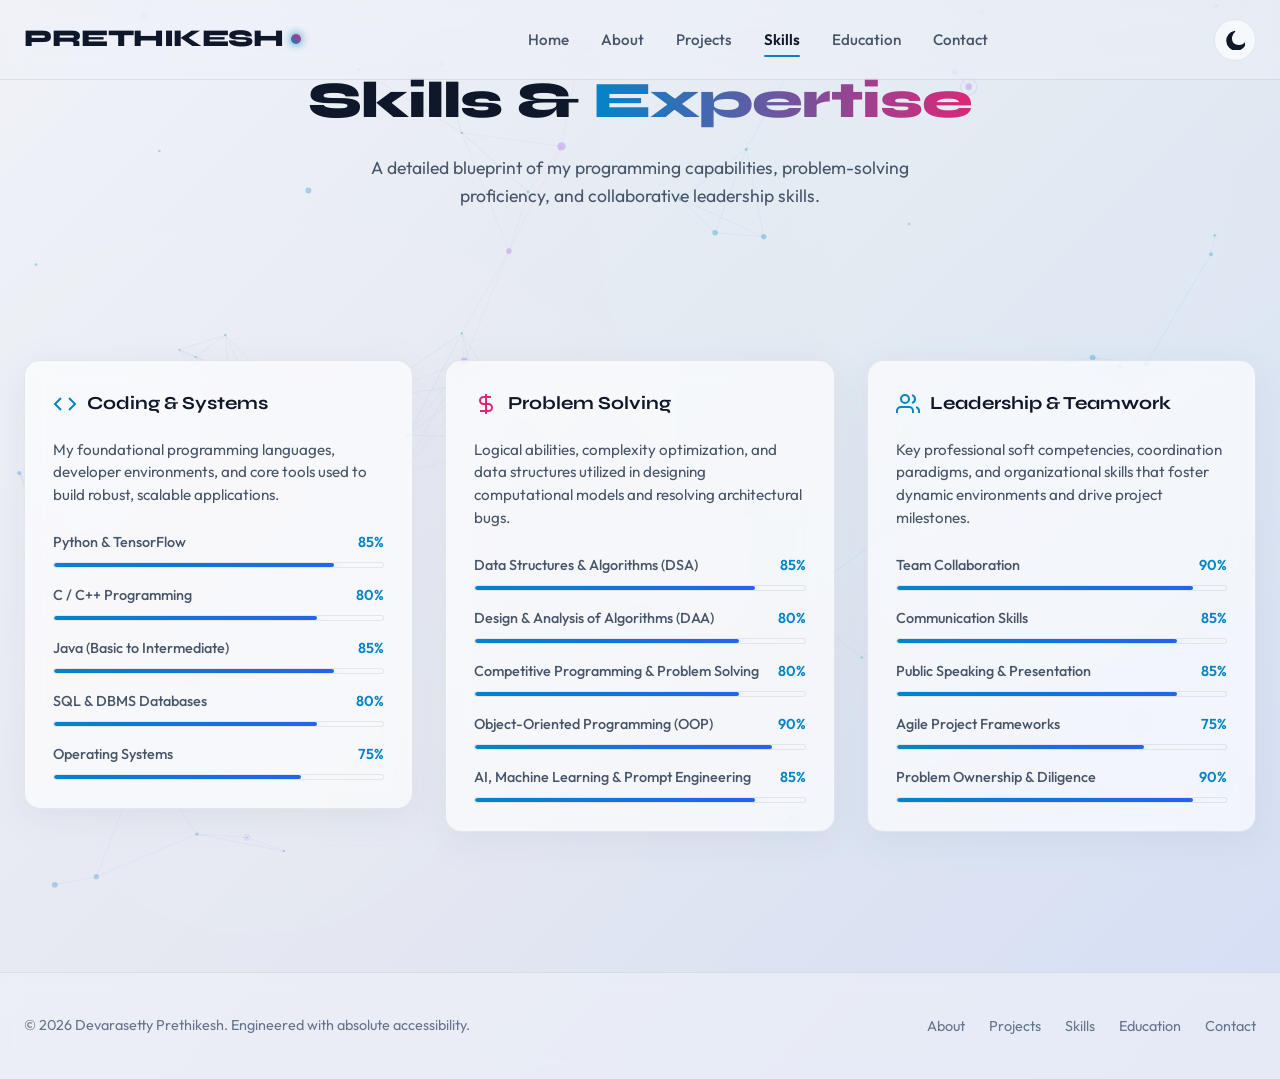
<file: skills.html>
<!DOCTYPE html>
<html lang="en" data-theme="dark">
<head>
  <meta charset="UTF-8">
  <meta name="viewport" content="width=device-width, initial-scale=1.0">
  
  <!-- Primary SEO Metadata -->
  <title>Core Skills & Expertise | Devarasetty Prethikesh Portfolio</title>
  <meta name="description" content="Explore the technical coding skills, leadership capabilities, and algorithmic problem-solving expertise of Devarasetty Prethikesh.">
  <meta name="keywords" content="Coding Skills, Java, Python, AIML, Problem Solving, Leadership, Devarasetty Prethikesh Portfolio">
  <meta name="author" content="Devarasetty Prethikesh">
  <link rel="canonical" href="https://github.com/Devarasetty-Pratikesh">

  <!-- Open Graph / Facebook Metas -->
  <meta property="og:type" content="website">
  <meta property="og:url" content="https://github.com/Devarasetty-Pratikesh">
  <meta property="og:title" content="Core Skills & Expertise | Devarasetty Prethikesh Portfolio">
  <meta property="og:description" content="Explore technical coding, leadership, and problem-solving metrics of Devarasetty Prethikesh.">
  <meta property="og:image" content="https://github.com/Devarasetty-Pratikesh/assets/og-image.jpg">

  <!-- Twitter Card Metas -->
  <meta name="twitter:card" content="summary_large_image">
  <meta name="twitter:url" content="https://github.com/Devarasetty-Pratikesh">
  <meta name="twitter:title" content="Core Skills & Expertise | Devarasetty Prethikesh Portfolio">
  <meta name="twitter:description" content="Explore technical coding, leadership, and problem-solving metrics of Devarasetty Prethikesh.">
  <meta name="twitter:image" content="https://github.com/Devarasetty-Pratikesh/assets/og-image.jpg">

  <!-- Stylesheets -->
  <link rel="stylesheet" href="css/styles.css">
</head>
<body>

  <!-- Skip-to-Content Link for Keyboard Accessibility -->
  <a href="#main-content" class="skip-link">Skip to main content</a>

  <!-- High-Performance Interactive Particle Canvas Background -->
  <canvas id="particles-canvas" aria-hidden="true"></canvas>
  <div class="ambient-glow glow-top-right" aria-hidden="true"></div>
  <div class="ambient-glow glow-bottom-left" aria-hidden="true"></div>

  <div class="site-container">
    
    <!-- HEADER AND ACCESSIBLE NAVIGATION -->
    <header>
      <div class="nav-container">
        <div class="logo">
          <a href="index.html" aria-label="Devarasetty Prethikesh Portfolio Home">
            <span>PRETHIKESH</span><span class="logo-dot" aria-hidden="true"></span>
          </a>
        </div>
        
        <nav aria-label="Primary Navigation">
          <!-- Mobile Hamburger Button -->
          <button id="hamburger-menu" class="hamburger-menu" aria-expanded="false" aria-controls="nav-menu" aria-label="Toggle navigation menu">
            <span class="hamburger-line" aria-hidden="true"></span>
            <span class="hamburger-line" aria-hidden="true"></span>
            <span class="hamburger-line" aria-hidden="true"></span>
          </button>
          
          <ul id="nav-menu" class="nav-menu">
            <li><a href="index.html" class="nav-link">Home</a></li>
            <li><a href="about.html" class="nav-link">About</a></li>
            <li><a href="projects.html" class="nav-link">Projects</a></li>
            <li><a href="skills.html" class="nav-link active" aria-current="page">Skills</a></li>
            <li><a href="experience.html" class="nav-link">Education</a></li>
            <li><a href="contact.html" class="nav-link">Contact</a></li>
          </ul>
        </nav>
        
        <div class="nav-controls">
          <!-- Theme Toggle Switch -->
          <button id="theme-toggle" class="theme-toggle" aria-label="Switch to light mode">
            <!-- Sun Icon (for dark mode active) -->
            <svg class="sun-icon" viewBox="0 0 24 24" xmlns="http://www.w3.org/2000/svg" aria-hidden="true">
              <path d="M12 7c-2.76 0-5 2.24-5 5s2.24 5 5 5 5-2.24 5-5-2.24-5-5-5zM2 13h2c.55 0 1-.45 1-1s-.45-1-1-1H2c-.55 0-1 .45-1 1s.45 1 1 1zm18 0h2c.55 0 1-.45 1-1s-.45-1-1-1h-2c-.55 0-1 .45-1 1s.45 1 1 1zM11 2v2c0 .55.45 1 1 1s1-.45 1-1V2c0-.55-.45-1-1-1s-1 .45-1 1zm0 18v2c0 .55.45 1 1 1s1-.45 1-1v-2c0-.55-.45-1-1-1s-1 .45-1 1zM5.99 4.58c-.39-.39-1.03-.39-1.41 0s-.39 1.03 0 1.41l1.06 1.06c.39.39 1.03.39 1.41 0s.39-1.03 0-1.41L5.99 4.58zm12.37 12.37c-.39-.39-1.03-.39-1.41 0s-.39 1.03 0 1.41l1.06 1.06c.39.39 1.03.39 1.41 0s.39-1.03 0-1.41l-1.06-1.06zm1.06-12.37c-.39-.39-1.03-.39-1.41 0l-1.06 1.06c-.39.39-.39 1.03 0 1.41s1.03.39 1.41 0l1.06-1.06c.39-.38.39-1.02 0-1.41zM6.99 16.95l-1.06 1.06c-.39.39-.39 1.03 0 1.41s1.03.39 1.41 0l1.06-1.06c.39-.39.39-1.03 0-1.41s-1.02-.39-1.41 0z"/>
            </svg>
            <!-- Moon Icon (for light mode active) -->
            <svg class="moon-icon" viewBox="0 0 24 24" xmlns="http://www.w3.org/2000/svg" aria-hidden="true" style="display: none;">
              <path d="M12.3 2a10 10 0 0 0-1.9 14 10 10 0 0 0 14-1.9 1 1 0 0 1 .8 1.5 12 12 0 1 1-14.4-14.4 1 1 0 0 1 1.5.8z"/>
            </svg>
          </button>
        </div>
      </div>
    </header>

    <!-- PAGE TITLE HEADER -->
    <div class="page-title-section reveal active">
      <h1 class="page-title">Skills & <span>Expertise</span></h1>
      <p class="page-subtitle">A detailed blueprint of my programming capabilities, problem-solving proficiency, and collaborative leadership skills.</p>
    </div>

    <!-- MAIN BODY -->
    <main id="main-content">
      <div class="skills-grid" style="display: grid; grid-template-columns: repeat(auto-fit, minmax(320px, 1fr)); gap: 32px; padding: 40px 0 80px;">
        
        <!-- COLUMN 1: CODING & SYSTEMS -->
        <section class="skill-category-column reveal" aria-labelledby="coding-heading">
          <div class="scene-3d">
            <div class="skill-category-card tilt-card" style="height: 100%;">
              <h2 id="coding-heading" class="skill-category-title depth-layer" style="display: flex; align-items: center; gap: 10px;">
                <svg fill="none" stroke="currentColor" stroke-width="2" viewBox="0 0 24 24" style="width: 24px; height: 24px; color: var(--accent-cyan);">
                  <polyline points="16 18 22 12 16 6"></polyline>
                  <polyline points="8 6 2 12 8 18"></polyline>
                </svg>
                Coding & Systems
              </h2>
              <p style="color: var(--text-secondary); margin-bottom: 24px; font-size: 0.95rem; line-height: 1.5;">
                My foundational programming languages, developer environments, and core tools used to build robust, scalable applications.
              </p>
              
              <div class="skill-items-container">
                <!-- Skill 1 -->
                <div class="skill-bar-wrapper">
                  <div class="skill-bar-info">
                    <span class="skill-bar-name">Python & TensorFlow</span>
                    <span class="skill-bar-value">85%</span>
                  </div>
                  <div class="skill-bar-track">
                    <div class="skill-bar-fill" data-progress="85"></div>
                  </div>
                </div>
                
                <!-- Skill 2 -->
                <div class="skill-bar-wrapper">
                  <div class="skill-bar-info">
                    <span class="skill-bar-name">C / C++ Programming</span>
                    <span class="skill-bar-value">80%</span>
                  </div>
                  <div class="skill-bar-track">
                    <div class="skill-bar-fill" data-progress="80"></div>
                  </div>
                </div>
                
                <!-- Skill 3 -->
                <div class="skill-bar-wrapper">
                  <div class="skill-bar-info">
                    <span class="skill-bar-name">Java (Basic to Intermediate)</span>
                    <span class="skill-bar-value">85%</span>
                  </div>
                  <div class="skill-bar-track">
                    <div class="skill-bar-fill" data-progress="85"></div>
                  </div>
                </div>

                <!-- Skill 4 -->
                <div class="skill-bar-wrapper">
                  <div class="skill-bar-info">
                    <span class="skill-bar-name">SQL & DBMS Databases</span>
                    <span class="skill-bar-value">80%</span>
                  </div>
                  <div class="skill-bar-track">
                    <div class="skill-bar-fill" data-progress="80"></div>
                  </div>
                </div>

                <!-- Skill 5 -->
                <div class="skill-bar-wrapper">
                  <div class="skill-bar-info">
                    <span class="skill-bar-name">Operating Systems</span>
                    <span class="skill-bar-value">75%</span>
                  </div>
                  <div class="skill-bar-track">
                    <div class="skill-bar-fill" data-progress="75"></div>
                  </div>
                </div>
              </div>
            </div>
          </div>
        </section>

        <!-- COLUMN 2: PROBLEM SOLVING -->
        <section class="skill-category-column reveal" style="transition-delay: 0.1s;" aria-labelledby="problem-solving-heading">
          <div class="scene-3d">
            <!-- Alternative Even category is automatically styled with Magenta accents in CSS -->
            <div class="skill-category-card tilt-card" style="height: 100%;">
              <h2 id="problem-solving-heading" class="skill-category-title depth-layer" style="display: flex; align-items: center; gap: 10px;">
                <svg fill="none" stroke="currentColor" stroke-width="2" viewBox="0 0 24 24" style="width: 24px; height: 24px; color: var(--accent-magenta);">
                  <path d="M12 2v20M17 5H9.5a3.5 3.5 0 0 0 0 7h5a3.5 3.5 0 0 1 0 7H6"></path>
                </svg>
                Problem Solving
              </h2>
              <p style="color: var(--text-secondary); margin-bottom: 24px; font-size: 0.95rem; line-height: 1.5;">
                Logical abilities, complexity optimization, and data structures utilized in designing computational models and resolving architectural bugs.
              </p>
              
              <div class="skill-items-container">
                <!-- Skill 1 -->
                <div class="skill-bar-wrapper">
                  <div class="skill-bar-info">
                    <span class="skill-bar-name">Data Structures & Algorithms (DSA)</span>
                    <span class="skill-bar-value">85%</span>
                  </div>
                  <div class="skill-bar-track">
                    <div class="skill-bar-fill" data-progress="85"></div>
                  </div>
                </div>
                
                <!-- Skill 2 -->
                <div class="skill-bar-wrapper">
                  <div class="skill-bar-info">
                    <span class="skill-bar-name">Design & Analysis of Algorithms (DAA)</span>
                    <span class="skill-bar-value">80%</span>
                  </div>
                  <div class="skill-bar-track">
                    <div class="skill-bar-fill" data-progress="80"></div>
                  </div>
                </div>
                
                <!-- Skill 3 -->
                <div class="skill-bar-wrapper">
                  <div class="skill-bar-info">
                    <span class="skill-bar-name">Competitive Programming & Problem Solving</span>
                    <span class="skill-bar-value">80%</span>
                  </div>
                  <div class="skill-bar-track">
                    <div class="skill-bar-fill" data-progress="80"></div>
                  </div>
                </div>

                <!-- Skill 4 -->
                <div class="skill-bar-wrapper">
                  <div class="skill-bar-info">
                    <span class="skill-bar-name">Object-Oriented Programming (OOP)</span>
                    <span class="skill-bar-value">90%</span>
                  </div>
                  <div class="skill-bar-track">
                    <div class="skill-bar-fill" data-progress="90"></div>
                  </div>
                </div>

                <!-- Skill 5 -->
                <div class="skill-bar-wrapper">
                  <div class="skill-bar-info">
                    <span class="skill-bar-name">AI, Machine Learning & Prompt Engineering</span>
                    <span class="skill-bar-value">85%</span>
                  </div>
                  <div class="skill-bar-track">
                    <div class="skill-bar-fill" data-progress="85"></div>
                  </div>
                </div>
              </div>
            </div>
          </div>
        </section>

        <!-- COLUMN 3: LEADERSHIP & COLLABORATION -->
        <section class="skill-category-column reveal" style="transition-delay: 0.2s;" aria-labelledby="leadership-heading">
          <div class="scene-3d">
            <div class="skill-category-card tilt-card" style="height: 100%;">
              <h2 id="leadership-heading" class="skill-category-title depth-layer" style="display: flex; align-items: center; gap: 10px;">
                <svg fill="none" stroke="currentColor" stroke-width="2" viewBox="0 0 24 24" style="width: 24px; height: 24px; color: var(--accent-cyan);">
                  <path d="M17 21v-2a4 4 0 0 0-4-4H5a4 4 0 0 0-4 4v2"></path>
                  <circle cx="9" cy="7" r="4"></circle>
                  <path d="M23 21v-2a4 4 0 0 0-3-3.87"></path>
                  <path d="M16 3.13a4 4 0 0 1 0 7.75"></path>
                </svg>
                Leadership & Teamwork
              </h2>
              <p style="color: var(--text-secondary); margin-bottom: 24px; font-size: 0.95rem; line-height: 1.5;">
                Key professional soft competencies, coordination paradigms, and organizational skills that foster dynamic environments and drive project milestones.
              </p>
              
              <div class="skill-items-container">
                <!-- Skill 1 -->
                <div class="skill-bar-wrapper">
                  <div class="skill-bar-info">
                    <span class="skill-bar-name">Team Collaboration</span>
                    <span class="skill-bar-value">90%</span>
                  </div>
                  <div class="skill-bar-track">
                    <div class="skill-bar-fill" data-progress="90"></div>
                  </div>
                </div>
                
                <!-- Skill 2 -->
                <div class="skill-bar-wrapper">
                  <div class="skill-bar-info">
                    <span class="skill-bar-name">Communication Skills</span>
                    <span class="skill-bar-value">85%</span>
                  </div>
                  <div class="skill-bar-track">
                    <div class="skill-bar-fill" data-progress="85"></div>
                  </div>
                </div>
                
                <!-- Skill 3 -->
                <div class="skill-bar-wrapper">
                  <div class="skill-bar-info">
                    <span class="skill-bar-name">Public Speaking & Presentation</span>
                    <span class="skill-bar-value">85%</span>
                  </div>
                  <div class="skill-bar-track">
                    <div class="skill-bar-fill" data-progress="85"></div>
                  </div>
                </div>

                <!-- Skill 4 -->
                <div class="skill-bar-wrapper">
                  <div class="skill-bar-info">
                    <span class="skill-bar-name">Agile Project Frameworks</span>
                    <span class="skill-bar-value">75%</span>
                  </div>
                  <div class="skill-bar-track">
                    <div class="skill-bar-fill" data-progress="75"></div>
                  </div>
                </div>

                <!-- Skill 5 -->
                <div class="skill-bar-wrapper">
                  <div class="skill-bar-info">
                    <span class="skill-bar-name">Problem Ownership & Diligence</span>
                    <span class="skill-bar-value">90%</span>
                  </div>
                  <div class="skill-bar-track">
                    <div class="skill-bar-fill" data-progress="90"></div>
                  </div>
                </div>
              </div>
            </div>
          </div>
        </section>

      </div>
    </main>

    <!-- FOOTER -->
    <footer>
      <div class="footer-container">
        <div class="footer-text">
          <p>&copy; 2026 Devarasetty Prethikesh. Engineered with absolute accessibility.</p>
        </div>
        <ul class="footer-links" aria-label="Secondary Site links">
          <li class="footer-link"><a href="about.html">About</a></li>
          <li class="footer-link"><a href="projects.html">Projects</a></li>
          <li class="footer-link"><a href="skills.html">Skills</a></li>
          <li class="footer-link"><a href="experience.html">Education</a></li>
          <li class="footer-link"><a href="contact.html">Contact</a></li>
        </ul>
      </div>
    </footer>

  </div>

  <!-- Scripts -->
  <script src="js/particles.js"></script>
  <script src="js/main.js"></script>
</body>
</html>
</file>
<file: css/styles.css>
/* ==========================================================================
   FUTURISTIC 3D PORTFOLIO DESIGN SYSTEM & GLOBAL STYLES
   ========================================================================== */

/* Import Google Fonts - Syne for futuristic headlines, Outfit for premium body copy */
@import url('https://fonts.googleapis.com/css2?family=Outfit:wght@300;400;500;600;700&family=Syne:wght@700;800&display=swap');

:root {
  /* Dark Space Mode (Default Theme Variables) */
  --bg-primary: #040209;
  --bg-secondary: #0b071a;
  --bg-gradient: linear-gradient(135deg, #040209 0%, #0a0518 50%, #120324 100%);
  --text-primary: #ffffff;
  --text-secondary: #a0aec0;
  --text-muted: #718096;
  
  /* Glowing Cyber Accents */
  --accent-cyan: #00f2fe;
  --accent-magenta: #ff007f;
  --accent-purple: #7928ca;
  --accent-blue: #4fadff;
  
  /* Glassmorphism Tokens */
  --glass-bg: rgba(13, 8, 28, 0.45);
  --glass-border: rgba(255, 255, 255, 0.07);
  --glass-border-hover: rgba(0, 242, 254, 0.3);
  --glass-shadow: 0 8px 32px 0 rgba(0, 0, 0, 0.5);
  --glass-glow-cyan: 0 0 20px rgba(0, 242, 254, 0.15);
  --glass-glow-magenta: 0 0 20px rgba(255, 0, 127, 0.15);
  
  /* Animation Timing */
  --transition-fast: 0.2s cubic-bezier(0.25, 0.8, 0.25, 1);
  --transition-normal: 0.4s cubic-bezier(0.25, 0.8, 0.25, 1);
  --transition-slow: 0.8s cubic-bezier(0.25, 0.8, 0.25, 1);

  /* Layout */
  --header-height: 80px;
}

/* Light Hologram Mode Override */
[data-theme="light"] {
  --bg-primary: #f0f2f8;
  --bg-secondary: #e2e8f0;
  --bg-gradient: linear-gradient(135deg, #f0f2f8 0%, #e2e8f0 50%, #d5def5 100%);
  --text-primary: #0f172a;
  --text-secondary: #475569;
  --text-muted: #64748b;
  
  --accent-cyan: #0284c7;
  --accent-magenta: #db2777;
  --accent-purple: #9333ea;
  --accent-blue: #2563eb;
  
  --glass-bg: rgba(255, 255, 255, 0.65);
  --glass-border: rgba(15, 23, 42, 0.08);
  --glass-border-hover: rgba(2, 132, 199, 0.4);
  --glass-shadow: 0 8px 32px 0 rgba(148, 163, 184, 0.15);
  --glass-glow-cyan: 0 0 20px rgba(2, 132, 199, 0.1);
  --glass-glow-magenta: 0 0 20px rgba(219, 39, 119, 0.15);
}

/* ==========================================================================
   RESET & SYSTEM BASICS
   ========================================================================== */

*, *::before, *::after {
  box-sizing: border-box;
  margin: 0;
  padding: 0;
}

html {
  scroll-behavior: smooth;
  font-size: 16px;
  -webkit-font-smoothing: antialiased;
  -moz-osx-font-smoothing: grayscale;
}

body {
  font-family: 'Outfit', sans-serif;
  background: var(--bg-primary);
  background-image: var(--bg-gradient);
  color: var(--text-primary);
  min-height: 100vh;
  overflow-x: hidden;
  position: relative;
  transition: background-color var(--transition-normal), color var(--transition-normal);
  line-height: 1.6;
}

/* Custom Interactive Scrollbar */
::-webkit-scrollbar {
  width: 8px;
}

::-webkit-scrollbar-track {
  background: var(--bg-primary);
}

::-webkit-scrollbar-thumb {
  background: linear-gradient(var(--accent-cyan), var(--accent-magenta));
  border-radius: 4px;
}

::-webkit-scrollbar-thumb:hover {
  background: var(--accent-cyan);
}

/* Accessibility: Keyboard focus state */
*:focus-visible {
  outline: 3px solid var(--accent-cyan);
  outline-offset: 4px;
  box-shadow: 0 0 15px var(--accent-cyan);
}

/* Screen reader only utility class */
.sr-only {
  position: absolute;
  width: 1px;
  height: 1px;
  padding: 0;
  margin: -1px;
  overflow: hidden;
  clip: rect(0, 0, 0, 0);
  white-space: nowrap;
  border: 0;
}

/* Accessibility: Skip to main content link */
.skip-link {
  position: absolute;
  top: -100px;
  left: 20px;
  background: var(--accent-cyan);
  color: #000;
  font-weight: 700;
  padding: 12px 24px;
  border-radius: 8px;
  z-index: 9999;
  transition: top var(--transition-fast) ease;
  text-decoration: none;
  box-shadow: 0 0 20px rgba(0, 242, 254, 0.4);
}

.skip-link:focus-visible {
  top: 20px;
}

/* ==========================================================================
   PARTICLE CANVAS BACKDROP
   ========================================================================== */

#particles-canvas {
  position: fixed;
  top: 0;
  left: 0;
  width: 100vw;
  height: 100vh;
  z-index: 0;
  pointer-events: none; /* Allows user interactions through the background */
}

/* Ambient glow lights floating in space */
.ambient-glow {
  position: fixed;
  width: 60vw;
  height: 60vw;
  border-radius: 50%;
  pointer-events: none;
  z-index: 0;
  filter: blur(120px);
  opacity: 0.15;
  mix-blend-mode: screen;
  transition: transform 15s ease-in-out, opacity var(--transition-normal);
}

.glow-top-right {
  top: -20%;
  right: -10%;
  background: var(--accent-cyan);
  animation: float-glow-1 25s infinite alternate;
}

.glow-bottom-left {
  bottom: -20%;
  left: -10%;
  background: var(--accent-magenta);
  animation: float-glow-2 30s infinite alternate;
}

@keyframes float-glow-1 {
  0% { transform: translate(0, 0) scale(1); }
  50% { transform: translate(-10%, 15%) scale(1.1); }
  100% { transform: translate(5%, -5%) scale(0.9); }
}

@keyframes float-glow-2 {
  0% { transform: translate(0, 0) scale(1); }
  50% { transform: translate(15%, -10%) scale(0.85); }
  100% { transform: translate(-5%, 5%) scale(1.1); }
}

/* ==========================================================================
   GLOBAL LAYOUT ELEMENTS
   ========================================================================== */

.site-container {
  display: flex;
  flex-direction: column;
  min-height: 100vh;
  position: relative;
  z-index: 1;
}

main {
  flex: 1;
  padding-top: var(--header-height);
  width: 100%;
  max-width: 1280px;
  margin: 0 auto;
  padding-left: 24px;
  padding-right: 24px;
  z-index: 2;
  box-sizing: border-box;
}

/* ==========================================================================
   HEADER & NAVIGATION
   ========================================================================== */

header {
  position: fixed;
  top: 0;
  left: 0;
  width: 100%;
  height: var(--header-height);
  z-index: 1000;
  backdrop-filter: blur(15px);
  border-bottom: 1px solid var(--glass-border);
  background: rgba(4, 2, 9, 0.45);
  transition: background var(--transition-normal), border-color var(--transition-normal);
}

[data-theme="light"] header {
  background: rgba(240, 242, 248, 0.45);
}

.nav-container {
  max-width: 1280px;
  height: 100%;
  margin: 0 auto;
  display: flex;
  justify-content: space-between;
  align-items: center;
  padding: 0 24px;
}

.logo a {
  font-family: 'Syne', sans-serif;
  font-size: 1.5rem;
  font-weight: 800;
  text-decoration: none;
  color: var(--text-primary);
  display: flex;
  align-items: center;
  gap: 8px;
  letter-spacing: -0.5px;
}

.logo-dot {
  width: 10px;
  height: 10px;
  background: linear-gradient(45deg, var(--accent-cyan), var(--accent-magenta));
  border-radius: 50%;
  display: inline-block;
  box-shadow: 0 0 10px var(--accent-cyan);
}

/* Nav Menu and Items */
.nav-menu {
  display: flex;
  align-items: center;
  list-style: none;
  gap: 32px;
}

.nav-link {
  text-decoration: none;
  color: var(--text-secondary);
  font-size: 0.95rem;
  font-weight: 500;
  transition: color var(--transition-fast), text-shadow var(--transition-fast);
  position: relative;
  padding: 8px 0;
}

.nav-link::after {
  content: '';
  position: absolute;
  bottom: 0;
  left: 0;
  width: 0;
  height: 2px;
  background: linear-gradient(90deg, var(--accent-cyan), var(--accent-magenta));
  transition: width var(--transition-fast) ease-out;
  border-radius: 1px;
}

.nav-link:hover,
.nav-link:focus-visible {
  color: var(--text-primary);
  text-shadow: 0 0 10px rgba(0, 242, 254, 0.4);
}

.nav-link:hover::after,
.nav-link:focus-visible::after {
  width: 100%;
}

.nav-link.active {
  color: var(--text-primary);
  font-weight: 600;
}

.nav-link.active::after {
  width: 100%;
  background: linear-gradient(90deg, var(--accent-cyan), var(--accent-cyan));
}

/* Controls (Dark Mode Toggle) */
.nav-controls {
  display: flex;
  align-items: center;
  gap: 16px;
}

.theme-toggle {
  background: var(--glass-bg);
  border: 1px solid var(--glass-border);
  color: var(--text-primary);
  width: 42px;
  height: 42px;
  border-radius: 50%;
  cursor: pointer;
  display: flex;
  justify-content: center;
  align-items: center;
  transition: transform var(--transition-fast), border-color var(--transition-fast), box-shadow var(--transition-fast);
}

.theme-toggle:hover {
  transform: scale(1.05);
  border-color: var(--accent-cyan);
  box-shadow: var(--glass-glow-cyan);
}

.theme-toggle svg {
  width: 20px;
  height: 20px;
  fill: currentColor;
  transition: transform var(--transition-normal);
}

/* Responsive Hamburger Menu Button */
.hamburger-menu {
  display: none;
  background: none;
  border: none;
  cursor: pointer;
  padding: 8px;
  z-index: 1001;
}

.hamburger-line {
  display: block;
  width: 24px;
  height: 2px;
  background-color: var(--text-primary);
  margin: 6px 0;
  transition: transform var(--transition-fast), opacity var(--transition-fast);
}

/* Hamburger open state */
.hamburger-menu[aria-expanded="true"] .hamburger-line:nth-child(1) {
  transform: translateY(8px) rotate(45deg);
}

.hamburger-menu[aria-expanded="true"] .hamburger-line:nth-child(2) {
  opacity: 0;
}

.hamburger-menu[aria-expanded="true"] .hamburger-line:nth-child(3) {
  transform: translateY(-8px) rotate(-45deg);
}

/* ==========================================================================
   GLASSMORPHIC CARDS & 3D WRAPPER
   ========================================================================== */

/* Configure the 3D viewing container */
.scene-3d {
  perspective: 1200px;
  transform-style: preserve-3d;
}

.tilt-card {
  background: var(--glass-bg);
  border: 1px solid var(--glass-border);
  border-radius: 16px;
  backdrop-filter: blur(12px);
  -webkit-backdrop-filter: blur(12px);
  box-shadow: var(--glass-shadow);
  padding: 32px;
  position: relative;
  transform-style: preserve-3d;
  transform: translateZ(0);
  transition: border-color var(--transition-normal), box-shadow var(--transition-normal), transform var(--transition-fast) ease-out;
  overflow: hidden;
}

/* Inner neon glow effect */
.tilt-card::before {
  content: '';
  position: absolute;
  top: 0;
  left: 0;
  right: 0;
  bottom: 0;
  border-radius: 16px;
  background: radial-gradient(circle 250px at var(--mouse-x, 50%) var(--mouse-y, 50%), 
                              rgba(0, 242, 254, 0.08) 0%, 
                              rgba(255, 0, 127, 0.03) 40%, 
                              transparent 80%);
  z-index: 1;
  pointer-events: none;
  opacity: 0;
  transition: opacity var(--transition-normal);
}

.tilt-card:hover::before {
  opacity: 1;
}

.tilt-card:hover {
  border-color: var(--glass-border-hover);
  box-shadow: var(--glass-shadow), var(--glass-glow-cyan);
}

/* Elements floating in 3D within the card */
.depth-layer {
  transform: translateZ(30px);
  transition: transform var(--transition-fast) ease-out;
}

.depth-layer-deep {
  transform: translateZ(60px);
  transition: transform var(--transition-fast) ease-out;
}

/* ==========================================================================
   BUTTONS AND ACTIONS
   ========================================================================== */

.btn {
  display: inline-flex;
  align-items: center;
  justify-content: center;
  gap: 10px;
  font-family: 'Outfit', sans-serif;
  font-size: 0.95rem;
  font-weight: 600;
  padding: 14px 28px;
  border-radius: 12px;
  cursor: pointer;
  text-decoration: none;
  transition: all var(--transition-normal);
  position: relative;
  overflow: hidden;
  z-index: 1;
}

.btn-primary {
  background: linear-gradient(135deg, var(--accent-cyan), var(--accent-purple));
  color: #040209;
  border: none;
  box-shadow: 0 0 20px rgba(0, 242, 254, 0.3);
}

[data-theme="light"] .btn-primary {
  color: #ffffff;
}

.btn-primary:hover {
  box-shadow: 0 0 30px rgba(0, 242, 254, 0.6), 0 0 15px rgba(121, 40, 202, 0.4);
  transform: translateY(-2px);
}

.btn-secondary {
  background: var(--glass-bg);
  color: var(--text-primary);
  border: 1px solid var(--glass-border);
  box-shadow: var(--glass-shadow);
}

.btn-secondary:hover {
  border-color: var(--accent-cyan);
  box-shadow: var(--glass-shadow), var(--glass-glow-cyan);
  transform: translateY(-2px);
}

/* Futuristic slide-out outline button */
.btn-cyber {
  background: transparent;
  color: var(--accent-cyan);
  border: 1.5px solid var(--accent-cyan);
  border-radius: 8px;
  letter-spacing: 1px;
  text-transform: uppercase;
  font-size: 0.85rem;
}

.btn-cyber:hover {
  background: rgba(0, 242, 254, 0.08);
  box-shadow: 0 0 15px rgba(0, 242, 254, 0.4);
  text-shadow: 0 0 5px var(--accent-cyan);
  transform: translateY(-1px);
}

/* ==========================================================================
   SCROLL REVEAL STYLES (Intersection Observer)
   ========================================================================== */

.reveal {
  opacity: 0;
  transform: translateY(30px) scale(0.98);
  transition: opacity 0.8s cubic-bezier(0.25, 0.8, 0.25, 1), 
              transform 0.8s cubic-bezier(0.25, 0.8, 0.25, 1);
}

.reveal.active {
  opacity: 1;
  transform: translateY(0) scale(1);
}

/* Stagger delays for list animations */
.reveal:nth-child(2) { transition-delay: 0.1s; }
.reveal:nth-child(3) { transition-delay: 0.2s; }
.reveal:nth-child(4) { transition-delay: 0.3s; }
.reveal:nth-child(5) { transition-delay: 0.4s; }

/* ==========================================================================
   PAGE: HOME (index.html)
   ========================================================================== */

.hero-section {
  min-height: calc(100vh - var(--header-height));
  display: flex;
  align-items: center;
  justify-content: center;
  position: relative;
  overflow: hidden;
  padding: 40px 0;
}

.hero-grid {
  display: grid;
  grid-template-columns: 1.2fr 0.8fr;
  gap: 48px;
  align-items: center;
  width: 100%;
}

.hero-text {
  text-align: left;
}

.hero-subtitle {
  font-size: 1.1rem;
  font-weight: 600;
  text-transform: uppercase;
  letter-spacing: 3px;
  background: linear-gradient(90deg, var(--accent-cyan), var(--accent-blue));
  -webkit-background-clip: text;
  -webkit-text-fill-color: transparent;
  margin-bottom: 16px;
  display: inline-block;
}

.hero-title {
  font-family: 'Syne', sans-serif;
  font-size: clamp(2.5rem, 5vw, 4.5rem);
  font-weight: 800;
  line-height: 1.05;
  margin-bottom: 24px;
  color: var(--text-primary);
  letter-spacing: -1.5px;
}

.hero-title span {
  display: block;
}

.hero-title .glow-text {
  background: linear-gradient(90deg, var(--text-primary) 0%, var(--accent-cyan) 60%, var(--accent-magenta) 100%);
  -webkit-background-clip: text;
  -webkit-text-fill-color: transparent;
}

.hero-desc {
  font-size: 1.15rem;
  color: var(--text-secondary);
  margin-bottom: 40px;
  max-width: 580px;
}

.hero-actions {
  display: flex;
  gap: 20px;
  flex-wrap: wrap;
}

/* Hologram Visual Portal */
.hero-visual {
  position: relative;
  display: flex;
  justify-content: center;
  align-items: center;
}

.hologram-portal {
  width: 320px;
  height: 320px;
  border-radius: 50%;
  position: relative;
  background: radial-gradient(circle, rgba(121, 40, 202, 0.15) 0%, transparent 70%);
  display: flex;
  justify-content: center;
  align-items: center;
  perspective: 1000px;
  transform-style: preserve-3d;
}

.hologram-ring {
  position: absolute;
  border: 2px dashed rgba(0, 242, 254, 0.25);
  border-radius: 50%;
  animation: rotate-ring 20s infinite linear;
}

.ring-outer {
  width: 100%;
  height: 100%;
  border-top-color: var(--accent-cyan);
  border-bottom-color: var(--accent-magenta);
  box-shadow: 0 0 20px rgba(0, 242, 254, 0.1);
}

.ring-mid {
  width: 80%;
  height: 80%;
  border-left-color: var(--accent-purple);
  border-right-color: var(--accent-cyan);
  animation-duration: 12s;
  animation-direction: reverse;
}

.ring-inner {
  width: 60%;
  height: 60%;
  border-top-color: var(--accent-magenta);
  border-style: solid;
  border-width: 1px;
  animation-duration: 8s;
}

.hologram-core {
  width: 40%;
  height: 40%;
  border-radius: 50%;
  background: linear-gradient(135deg, var(--accent-cyan), var(--accent-magenta));
  box-shadow: 0 0 40px var(--accent-cyan), 0 0 20px var(--accent-magenta);
  animation: core-pulse 4s infinite ease-in-out;
}

@keyframes rotate-ring {
  0% { transform: rotate(0deg); }
  100% { transform: rotate(360deg); }
}

@keyframes core-pulse {
  0%, 100% { transform: scale(1); filter: brightness(1); }
  50% { transform: scale(1.15); filter: brightness(1.3); }
}

/* ==========================================================================
   PAGE: ABOUT (about.html)
   ========================================================================== */

.page-title-section {
  padding: 60px 0 30px;
  text-align: center;
}

.page-title {
  font-family: 'Syne', sans-serif;
  font-size: clamp(2.2rem, 4vw, 3.5rem);
  font-weight: 800;
  margin-bottom: 12px;
  letter-spacing: -1px;
}

.page-title span {
  background: linear-gradient(90deg, var(--accent-cyan), var(--accent-magenta));
  -webkit-background-clip: text;
  -webkit-text-fill-color: transparent;
}

.page-subtitle {
  color: var(--text-secondary);
  font-size: 1.1rem;
  max-width: 600px;
  margin: 0 auto;
}

.about-grid {
  display: grid;
  grid-template-columns: 0.8fr 1.2fr;
  gap: 48px;
  padding: 40px 0 80px;
  align-items: start;
}

/* 3D Holographic Card Profile */
.profile-card-3d {
  display: flex;
  flex-direction: column;
  align-items: center;
  text-align: center;
}

.profile-avatar-frame {
  position: relative;
  width: 220px;
  height: 220px;
  margin-bottom: 24px;
  transform-style: preserve-3d;
  transform: translateZ(20px);
}

.profile-avatar-frame::before {
  content: '';
  position: absolute;
  top: -10px;
  left: -10px;
  right: -10px;
  bottom: -10px;
  border-radius: 24px;
  background: linear-gradient(135deg, var(--accent-cyan), var(--accent-magenta));
  z-index: -1;
  opacity: 0.25;
  filter: blur(10px);
}

.profile-img-container {
  width: 100%;
  height: 100%;
  border-radius: 20px;
  overflow: hidden;
  border: 2px solid var(--glass-border);
  background: var(--bg-secondary);
  position: relative;
}

.profile-img-placeholder {
  width: 100%;
  height: 100%;
  background: linear-gradient(45deg, #0b071a 0%, #170e30 100%);
  display: flex;
  justify-content: center;
  align-items: center;
}

.profile-img-placeholder svg {
  width: 80px;
  height: 80px;
  color: var(--accent-cyan);
  opacity: 0.8;
  filter: drop-shadow(0 0 10px var(--accent-cyan));
}

.profile-tag {
  background: rgba(0, 242, 254, 0.12);
  color: var(--accent-cyan);
  border: 1px solid rgba(0, 242, 254, 0.2);
  font-size: 0.8rem;
  font-weight: 600;
  letter-spacing: 1px;
  text-transform: uppercase;
  padding: 6px 16px;
  border-radius: 20px;
  margin-bottom: 12px;
  display: inline-block;
}

.profile-name {
  font-family: 'Syne', sans-serif;
  font-size: 1.8rem;
  margin-bottom: 8px;
}

.profile-title {
  color: var(--text-secondary);
  font-size: 0.95rem;
  margin-bottom: 24px;
}

.profile-socials {
  display: flex;
  gap: 16px;
}

.social-icon-btn {
  width: 44px;
  height: 44px;
  border-radius: 50%;
  background: var(--glass-bg);
  border: 1px solid var(--glass-border);
  color: var(--text-secondary);
  display: flex;
  justify-content: center;
  align-items: center;
  cursor: pointer;
  text-decoration: none;
  transition: all var(--transition-fast);
}

.social-icon-btn:hover {
  border-color: var(--accent-magenta);
  color: var(--text-primary);
  transform: translateY(-3px);
  box-shadow: var(--glass-glow-magenta);
}

.social-icon-btn svg {
  width: 20px;
  height: 20px;
  fill: currentColor;
}

/* About Narrative */
.about-narrative {
  color: var(--text-secondary);
}

.about-intro-title {
  font-size: 1.6rem;
  font-weight: 700;
  margin-bottom: 18px;
  color: var(--text-primary);
}

.about-narrative p {
  margin-bottom: 20px;
}

/* Tab Component (Accessible) */
.about-tabs {
  margin-top: 40px;
}

.tab-list {
  display: flex;
  list-style: none;
  border-bottom: 1px solid var(--glass-border);
  gap: 24px;
  margin-bottom: 24px;
}

.tab-btn {
  background: none;
  border: none;
  color: var(--text-muted);
  font-size: 1rem;
  font-weight: 600;
  padding: 12px 0;
  cursor: pointer;
  position: relative;
  transition: color var(--transition-fast);
}

.tab-btn:hover,
.tab-btn:focus-visible {
  color: var(--text-primary);
}

.tab-btn::after {
  content: '';
  position: absolute;
  bottom: -1px;
  left: 0;
  width: 0;
  height: 2px;
  background: var(--accent-cyan);
  transition: width var(--transition-fast) ease;
}

.tab-btn[aria-selected="true"] {
  color: var(--text-primary);
}

.tab-btn[aria-selected="true"]::after {
  width: 100%;
}

.tab-panel {
  display: none;
  animation: fade-in 0.4s ease-out forwards;
}

.tab-panel[aria-hidden="false"] {
  display: block;
}

@keyframes fade-in {
  from { opacity: 0; transform: translateY(10px); }
  to { opacity: 1; transform: translateY(0); }
}

.info-grid {
  display: grid;
  grid-template-columns: repeat(auto-fit, minmax(200px, 1fr));
  gap: 20px;
}

.info-item {
  background: rgba(255, 255, 255, 0.02);
  border: 1px solid var(--glass-border);
  border-radius: 8px;
  padding: 16px;
}

.info-label {
  font-size: 0.8rem;
  color: var(--text-muted);
  text-transform: uppercase;
  margin-bottom: 4px;
  letter-spacing: 0.5px;
}

.info-value {
  font-size: 1rem;
  font-weight: 500;
  color: var(--text-primary);
}

/* ==========================================================================
   PAGE: PROJECTS (projects.html)
   ========================================================================== */

/* Classification Filters */
.filter-container {
  display: flex;
  justify-content: center;
  gap: 12px;
  margin: 32px 0 48px;
  flex-wrap: wrap;
}

.filter-btn {
  background: var(--glass-bg);
  border: 1px solid var(--glass-border);
  color: var(--text-secondary);
  font-weight: 500;
  font-size: 0.9rem;
  padding: 10px 20px;
  border-radius: 30px;
  cursor: pointer;
  transition: all var(--transition-fast);
}

.filter-btn:hover,
.filter-btn:focus-visible {
  color: var(--text-primary);
  border-color: var(--accent-cyan);
  box-shadow: var(--glass-glow-cyan);
}

.filter-btn.active {
  background: var(--accent-cyan);
  color: #040209;
  border-color: var(--accent-cyan);
  box-shadow: 0 0 15px rgba(0, 242, 254, 0.4);
}

[data-theme="light"] .filter-btn.active {
  color: #ffffff;
}

/* Projects grid */
.projects-grid {
  display: grid;
  grid-template-columns: repeat(auto-fill, minmax(320px, 1fr));
  gap: 32px;
  padding-bottom: 80px;
}

.project-card {
  height: 420px;
  display: flex;
  flex-direction: column;
}

.project-thumbnail {
  width: 100%;
  height: 180px;
  border-radius: 10px;
  overflow: hidden;
  position: relative;
  border: 1px solid var(--glass-border);
  margin-bottom: 20px;
  transform: translateZ(15px);
}

.project-thumb-placeholder {
  width: 100%;
  height: 100%;
  background: linear-gradient(135deg, rgba(0, 242, 254, 0.08) 0%, rgba(255, 0, 127, 0.08) 100%);
  display: flex;
  justify-content: center;
  align-items: center;
}

.project-thumb-placeholder svg {
  width: 50px;
  height: 50px;
  color: var(--text-muted);
  opacity: 0.6;
}

.project-title {
  font-family: 'Syne', sans-serif;
  font-size: 1.4rem;
  margin-bottom: 10px;
  transform: translateZ(25px);
  color: var(--text-primary);
}

.project-desc {
  font-size: 0.95rem;
  color: var(--text-secondary);
  line-height: 1.5;
  margin-bottom: 24px;
  flex: 1;
  transform: translateZ(10px);
}

.project-footer {
  display: flex;
  justify-content: space-between;
  align-items: center;
  transform: translateZ(20px);
}

.project-tags {
  display: flex;
  gap: 8px;
  flex-wrap: wrap;
}

.project-tag {
  font-size: 0.75rem;
  color: var(--text-muted);
  border: 1px solid var(--glass-border);
  border-radius: 4px;
  padding: 2px 8px;
  background: rgba(255, 255, 255, 0.02);
}

/* ==========================================================================
   PAGE: SKILLS & EXPERIENCE (experience.html)
   ========================================================================== */

.experience-container {
  display: grid;
  grid-template-columns: 1.1fr 0.9fr;
  gap: 60px;
  padding: 40px 0 80px;
  align-items: start;
}

.timeline-column, .skills-column {
  width: 100%;
}

.section-subtitle {
  font-family: 'Syne', sans-serif;
  font-size: 1.8rem;
  font-weight: 700;
  margin-bottom: 32px;
  display: flex;
  align-items: center;
  gap: 12px;
}

.section-subtitle svg {
  width: 24px;
  height: 24px;
  color: var(--accent-cyan);
}

/* 3D Vertical Timeline */
.timeline {
  position: relative;
  padding-left: 36px;
  border-left: 2px solid var(--glass-border);
  display: flex;
  flex-direction: column;
  gap: 40px;
}

/* Central glowing beam line */
.timeline::before {
  content: '';
  position: absolute;
  left: -2px;
  top: 0;
  bottom: 0;
  width: 2px;
  background: linear-gradient(var(--accent-cyan), var(--accent-magenta), var(--accent-purple));
  box-shadow: 0 0 10px var(--accent-cyan);
}

.timeline-item {
  position: relative;
}

/* Nodes on the timeline */
.timeline-node {
  position: absolute;
  left: -46px;
  top: 6px;
  width: 20px;
  height: 20px;
  border-radius: 50%;
  background: var(--bg-primary);
  border: 3px solid var(--accent-cyan);
  box-shadow: 0 0 10px var(--accent-cyan);
  transition: background-color var(--transition-fast), border-color var(--transition-fast), transform var(--transition-fast);
}

.timeline-item:hover .timeline-node {
  transform: scale(1.25);
  border-color: var(--accent-magenta);
  box-shadow: 0 0 15px var(--accent-magenta);
}

.timeline-card {
  padding: 24px;
}

.timeline-date {
  font-size: 0.85rem;
  font-weight: 600;
  color: var(--accent-cyan);
  margin-bottom: 8px;
  display: inline-block;
  letter-spacing: 1px;
}

.timeline-title {
  font-family: 'Syne', sans-serif;
  font-size: 1.25rem;
  font-weight: 700;
  margin-bottom: 4px;
}

.timeline-company {
  font-size: 0.95rem;
  color: var(--text-secondary);
  font-weight: 500;
  margin-bottom: 12px;
}

.timeline-desc {
  font-size: 0.9rem;
  color: var(--text-muted);
}

/* Skills Matrix */
.skills-grid {
  display: flex;
  flex-direction: column;
  gap: 28px;
}

.skill-category-card {
  padding: 28px;
}

.skill-category-title {
  font-family: 'Syne', sans-serif;
  font-size: 1.15rem;
  margin-bottom: 20px;
  color: var(--text-primary);
}

.skill-items-container {
  display: flex;
  flex-direction: column;
  gap: 16px;
}

.skill-bar-wrapper {
  width: 100%;
}

.skill-bar-info {
  display: flex;
  justify-content: space-between;
  margin-bottom: 8px;
  font-size: 0.9rem;
}

.skill-bar-name {
  font-weight: 500;
  color: var(--text-secondary);
}

.skill-bar-value {
  color: var(--accent-cyan);
  font-weight: 600;
}

.skill-bar-track {
  width: 100%;
  height: 6px;
  background: rgba(255, 255, 255, 0.05);
  border: 1px solid var(--glass-border);
  border-radius: 4px;
  overflow: hidden;
}

.skill-bar-fill {
  height: 100%;
  border-radius: 4px;
  background: linear-gradient(90deg, var(--accent-cyan), var(--accent-blue));
  width: 0%; /* Set via JS intersection observer */
  transition: width 1.2s cubic-bezier(0.25, 0.8, 0.25, 1);
  box-shadow: 0 0 10px rgba(0, 242, 254, 0.5);
}

/* Apply magenta to alternate skill sets */
.skill-category-card:nth-child(even) .skill-bar-fill {
  background: linear-gradient(90deg, var(--accent-magenta), var(--accent-purple));
  box-shadow: 0 0 10px rgba(255, 0, 127, 0.5);
}

.skill-category-card:nth-child(even) .skill-bar-value {
  color: var(--accent-magenta);
}

/* ==========================================================================
   PAGE: CONTACT (contact.html)
   ========================================================================== */

.contact-grid {
  display: grid;
  grid-template-columns: 0.8fr 1.2fr;
  gap: 48px;
  padding: 40px 0 80px;
  align-items: start;
}

/* Contact information board */
.contact-info-card {
  padding: 32px;
}

.contact-info-title {
  font-family: 'Syne', sans-serif;
  font-size: 1.4rem;
  margin-bottom: 24px;
  color: var(--text-primary);
}

.contact-details-list {
  list-style: none;
  display: flex;
  flex-direction: column;
  gap: 24px;
}

.contact-detail-item {
  display: flex;
  align-items: flex-start;
  gap: 16px;
}

.contact-detail-icon {
  width: 44px;
  height: 44px;
  border-radius: 10px;
  background: rgba(0, 242, 254, 0.08);
  border: 1px solid rgba(0, 242, 254, 0.15);
  color: var(--accent-cyan);
  display: flex;
  justify-content: center;
  align-items: center;
  flex-shrink: 0;
}

.contact-detail-icon svg {
  width: 20px;
  height: 20px;
}

.contact-detail-label {
  font-size: 0.8rem;
  color: var(--text-muted);
  text-transform: uppercase;
  margin-bottom: 4px;
  letter-spacing: 0.5px;
}

.contact-detail-value {
  font-size: 1rem;
  color: var(--text-primary);
  text-decoration: none;
  transition: color var(--transition-fast);
}

a.contact-detail-value:hover,
a.contact-detail-value:focus-visible {
  color: var(--accent-cyan);
  text-shadow: 0 0 5px var(--accent-cyan);
}

/* Futuristic Terminal Form */
.contact-form-card {
  padding: 40px;
}

.contact-form {
  display: flex;
  flex-direction: column;
  gap: 24px;
}

.form-group-row {
  display: grid;
  grid-template-columns: 1fr 1fr;
  gap: 24px;
}

.form-group {
  display: flex;
  flex-direction: column;
  position: relative;
}

/* Accessible inputs with floating effects */
.form-label {
  font-size: 0.85rem;
  font-weight: 500;
  color: var(--text-secondary);
  margin-bottom: 8px;
  transition: color var(--transition-fast);
}

.form-input, .form-textarea, .form-select {
  font-family: 'Outfit', sans-serif;
  font-size: 0.95rem;
  background: rgba(255, 255, 255, 0.02);
  color: var(--text-primary);
  border: 1px solid var(--glass-border);
  padding: 14px 18px;
  border-radius: 10px;
  transition: all var(--transition-normal);
  width: 100%;
  box-sizing: border-box;
}

.form-select {
  appearance: none;
  cursor: pointer;
  background-image: url("data:image/svg+xml,%3Csvg xmlns='http://www.w3.org/2000/svg' viewBox='0 0 24 24' fill='white'%3E%3Cpath d='M7 10l5 5 5-5z'/%3E%3C/svg%3E");
  background-repeat: no-repeat;
  background-position: right 18px center;
  background-size: 18px;
  padding-right: 40px;
}

[data-theme="light"] .form-select {
  background-image: url("data:image/svg+xml,%3Csvg xmlns='http://www.w3.org/2000/svg' viewBox='0 0 24 24' fill='black'%3E%3Cpath d='M7 10l5 5 5-5z'/%3E%3C/svg%3E");
}

.form-select option {
  background-color: var(--bg-secondary);
  color: var(--text-primary);
}

.form-input:hover, .form-textarea:hover, .form-select:hover {
  border-color: rgba(255, 255, 255, 0.15);
}

/* Interactive focus glow borders */
.form-input:focus, .form-textarea:focus, .form-select:focus {
  outline: none;
  border-color: var(--accent-cyan);
  box-shadow: 0 0 15px rgba(0, 242, 254, 0.2);
  background: rgba(255, 255, 255, 0.04);
}

.form-textarea {
  min-height: 140px;
  resize: vertical;
}

/* Form validation states */
.form-input.error, .form-textarea.error, .form-select.error {
  border-color: var(--accent-magenta) !important;
  box-shadow: 0 0 10px rgba(255, 0, 127, 0.15) !important;
}

.form-error-msg {
  font-size: 0.8rem;
  color: #ff3366;
  margin-top: 6px;
  font-weight: 500;
  display: flex;
  align-items: center;
  gap: 4px;
  animation: slide-error 0.3s ease forwards;
}

@keyframes slide-error {
  from { opacity: 0; transform: translateY(-5px); }
  to { opacity: 1; transform: translateY(0); }
}

/* Transmitting loader */
.transmitting-loader {
  display: inline-block;
  width: 18px;
  height: 18px;
  border: 2px solid currentColor;
  border-right-color: transparent;
  border-radius: 50%;
  animation: spin-loader 0.75s linear infinite;
  margin-right: 8px;
}

@keyframes spin-loader {
  0% { transform: rotate(0deg); }
  100% { transform: rotate(360deg); }
}

/* ARIA live validation container */
.form-status-region {
  margin-top: 16px;
  padding: 14px;
  border-radius: 8px;
  font-weight: 500;
  font-size: 0.95rem;
  display: none;
  animation: fade-in 0.3s ease-out forwards;
}

.form-status-region.success {
  display: flex;
  background: rgba(16, 185, 129, 0.15);
  color: #10b981;
  border: 1px solid rgba(16, 185, 129, 0.3);
}

.form-status-region.error {
  display: flex;
  background: rgba(239, 68, 68, 0.15);
  color: #ef4444;
  border: 1px solid rgba(239, 68, 68, 0.3);
}

/* ==========================================================================
   ACCESSIBLE PROJECT DETAILS MODAL
   ========================================================================== */

.modal-backdrop {
  position: fixed;
  top: 0;
  left: 0;
  width: 100%;
  height: 100%;
  background: rgba(4, 2, 9, 0.85);
  backdrop-filter: blur(8px);
  z-index: 2000;
  display: none;
  align-items: center;
  justify-content: center;
  padding: 24px;
  animation: backdrop-fade 0.3s cubic-bezier(0.25, 0.8, 0.25, 1) forwards;
}

.modal-container {
  background: var(--glass-bg);
  border: 1px solid var(--glass-border);
  border-radius: 20px;
  box-shadow: 0 20px 50px rgba(0,0,0,0.8), var(--glass-glow-cyan);
  width: 100%;
  max-width: 680px;
  padding: 40px;
  position: relative;
  animation: modal-slide 0.4s cubic-bezier(0.25, 0.8, 0.25, 1) forwards;
  max-height: 90vh;
  overflow-y: auto;
}

.modal-close-btn {
  position: absolute;
  top: 24px;
  right: 24px;
  background: var(--glass-bg);
  border: 1px solid var(--glass-border);
  color: var(--text-secondary);
  width: 38px;
  height: 38px;
  border-radius: 50%;
  cursor: pointer;
  display: flex;
  justify-content: center;
  align-items: center;
  transition: all var(--transition-fast);
}

.modal-close-btn:hover,
.modal-close-btn:focus-visible {
  color: var(--text-primary);
  border-color: var(--accent-magenta);
  box-shadow: var(--glass-glow-magenta);
}

.modal-close-btn svg {
  width: 18px;
  height: 18px;
  fill: currentColor;
}

.modal-header {
  margin-bottom: 24px;
}

.modal-title {
  font-family: 'Syne', sans-serif;
  font-size: 1.8rem;
  font-weight: 800;
  margin-bottom: 8px;
}

.modal-tags {
  display: flex;
  gap: 8px;
  flex-wrap: wrap;
}

.modal-desc {
  color: var(--text-secondary);
  line-height: 1.7;
  margin-bottom: 32px;
}

.modal-actions {
  display: flex;
  gap: 16px;
  flex-wrap: wrap;
}

@keyframes backdrop-fade {
  from { opacity: 0; }
  to { opacity: 1; }
}

@keyframes modal-slide {
  from { opacity: 0; transform: scale(0.95) translateY(20px); }
  to { opacity: 1; transform: scale(1) translateY(0); }
}

/* ==========================================================================
   FOOTER SECTION
   ========================================================================== */

footer {
  border-top: 1px solid var(--glass-border);
  background: rgba(4, 2, 9, 0.6);
  backdrop-filter: blur(10px);
  padding: 40px 0;
  margin-top: 60px;
}

[data-theme="light"] footer {
  background: rgba(240, 242, 248, 0.6);
}

.footer-container {
  max-width: 1280px;
  margin: 0 auto;
  padding: 0 24px;
  display: flex;
  justify-content: space-between;
  align-items: center;
  flex-wrap: wrap;
  gap: 20px;
}

.footer-text {
  font-size: 0.9rem;
  color: var(--text-muted);
}

.footer-text a {
  color: var(--text-secondary);
  text-decoration: none;
  font-weight: 500;
}

.footer-text a:hover {
  color: var(--accent-cyan);
}

.footer-links {
  list-style: none;
  display: flex;
  gap: 24px;
}

.footer-link a {
  text-decoration: none;
  color: var(--text-muted);
  font-size: 0.9rem;
  transition: color var(--transition-fast);
}

.footer-link a:hover {
  color: var(--text-primary);
}

/* ==========================================================================
   MEDIA QUERIES (RESPONSIVENESS)
   ========================================================================== */

@media (max-width: 992px) {
  .hero-grid {
    grid-template-columns: 1fr;
    text-align: center;
    gap: 40px;
  }
  
  .hero-text {
    text-align: center;
  }
  
  .hero-desc {
    margin-left: auto;
    margin-right: auto;
  }
  
  .hero-actions {
    justify-content: center;
  }
  
  .about-grid {
    grid-template-columns: 1fr;
    gap: 40px;
  }
  
  .profile-card-3d {
    max-width: 400px;
    margin: 0 auto;
  }
  
  .experience-container {
    grid-template-columns: 1fr;
    gap: 48px;
  }
  
  .contact-grid {
    grid-template-columns: 1fr;
    gap: 40px;
  }
}

@media (max-width: 768px) {
  /* Mobile Hamburger Nav System */
  .hamburger-menu {
    display: block;
  }
  
  .nav-menu {
    position: fixed;
    top: var(--header-height);
    right: -100%;
    width: 280px;
    height: calc(100vh - var(--header-height));
    background: rgba(11, 7, 26, 0.95);
    backdrop-filter: blur(20px);
    -webkit-backdrop-filter: blur(20px);
    border-left: 1px solid var(--glass-border);
    flex-direction: column;
    padding: 60px 40px;
    align-items: flex-start;
    gap: 40px;
    transition: right var(--transition-normal);
    box-shadow: -10px 0 30px rgba(0,0,0,0.5);
    z-index: 1000;
  }
  
  [data-theme="light"] .nav-menu {
    background: rgba(240, 242, 248, 0.95);
  }
  
  .nav-menu.open {
    right: 0;
  }
  
  .form-group-row {
    grid-template-columns: 1fr;
    gap: 24px;
  }
  
  .footer-container {
    flex-direction: column;
    text-align: center;
  }
}

@media (max-width: 480px) {
  .hero-title {
    font-size: 2.2rem;
  }
  
  .modal-container {
    padding: 24px;
  }
  
  .contact-form-card {
    padding: 24px;
  }
}
</file>
